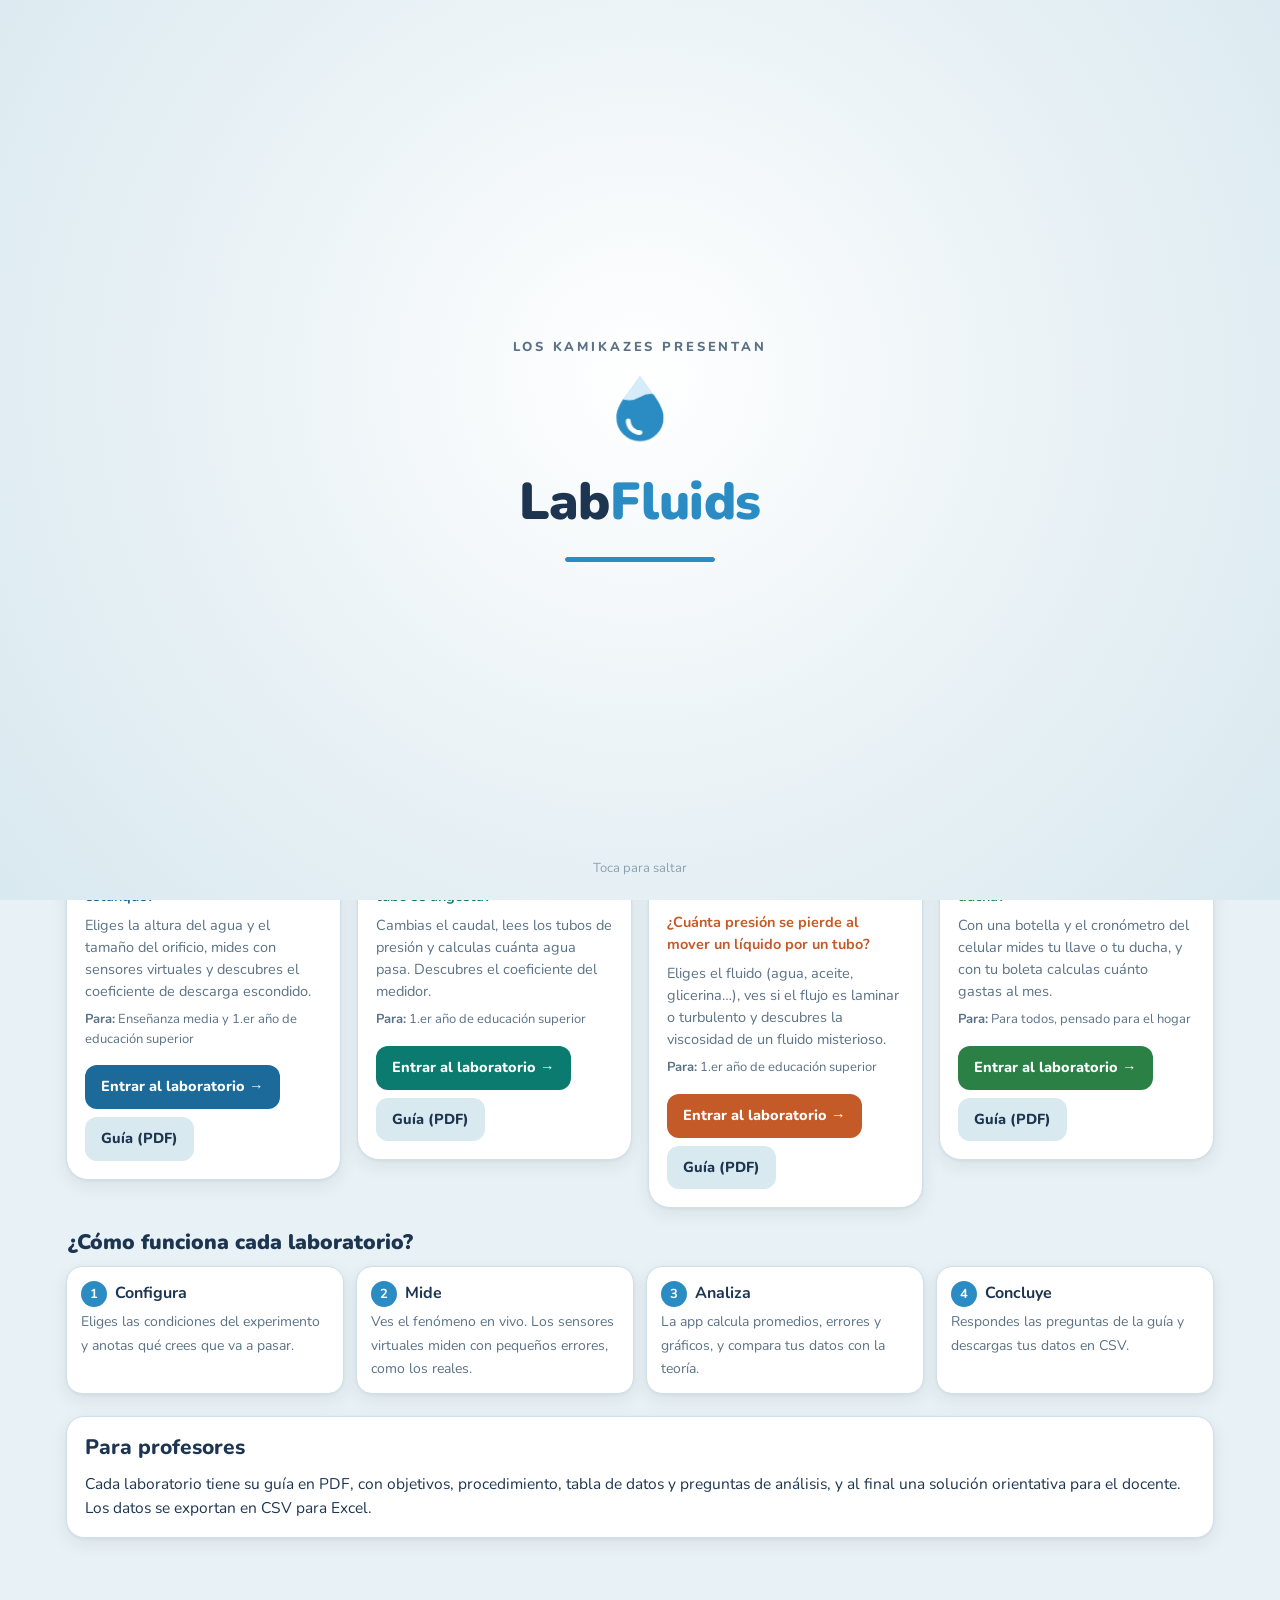
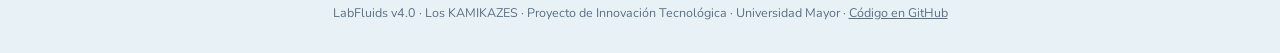
<file: index.html>
<!DOCTYPE html>
<html lang="es">
<head>
<meta charset="utf-8">
<meta name="viewport" content="width=device-width, initial-scale=1">
<title>LabFluids · Laboratorios virtuales de fluidos</title>
<meta name="description" content="Cuatro laboratorios virtuales de fluidos para el colegio, la universidad y la casa: vaciado de un estanque, tubo de Venturi, fricción en tuberías y gasto de agua.">
<link rel="icon" href="data:image/svg+xml,%3Csvg xmlns='http://www.w3.org/2000/svg' viewBox='0 0 32 32'%3E%3Cpath d='M16 3C11 10 7 14.5 7 19a9 9 0 0 0 18 0c0-4.5-4-9-9-16z' fill='%232b8cc4'/%3E%3C/svg%3E">
<link rel="preconnect" href="https://fonts.googleapis.com">
<link rel="preconnect" href="https://fonts.gstatic.com" crossorigin>
<link href="https://fonts.googleapis.com/css2?family=Nunito:wght@500;600;700;800;900&display=swap" rel="stylesheet">
<link rel="stylesheet" href="assets/labfluids.css">
<style>
  .hero{display:grid; grid-template-columns:1.2fr 1fr; gap:20px; align-items:center; padding:12px 4px 4px}
  .hero h1{font-size:clamp(28px,5vw,44px); margin:0 0 8px; font-weight:900; letter-spacing:-.5px}
  .hero h1 em{font-style:normal; color:var(--agua)}
  .hero p{font-size:17px; color:var(--tenue); margin:0 0 6px; max-width:560px}
  .hero svg{width:100%; height:auto; max-height:260px}

  .perfiles{display:grid; grid-template-columns:repeat(auto-fit,minmax(min(100%,230px),1fr)); gap:12px}
  .perfil{display:flex; gap:14px; align-items:center; text-align:left; border:2px solid var(--borde); background:var(--tarjeta-2); border-radius:18px;
    padding:14px 16px; cursor:pointer; font:inherit; color:inherit; transition:transform .15s, border-color .15s}
  .perfil:hover{transform:translateY(-2px); border-color:var(--agua)}
  .perfil[aria-pressed="true"]{border-color:var(--agua); background:var(--agua-cla)}
  .perfil .ico{width:52px; height:52px; border-radius:16px; flex:none; display:flex; align-items:center; justify-content:center}
  .perfil b{display:block; font-size:16.5px; font-weight:800}
  .perfil span{font-size:13.5px; color:var(--tenue)}
  .ver-todos{background:none; border:none; font:inherit; font-weight:800; color:var(--agua-osc); cursor:pointer; padding:6px 0; margin-top:8px; text-decoration:underline}

  .lab{position:relative; display:flex; flex-direction:column; background:var(--tarjeta); border:1px solid var(--borde); border-radius:22px; overflow:hidden; box-shadow:var(--sombra)}
  .lab .ilus{background:var(--lab-cla); padding:14px 16px 6px; display:flex; justify-content:center}
  .lab .ilus svg{height:118px; width:auto}
  .lab .cuerpo{padding:14px 18px 18px; display:flex; flex-direction:column; gap:8px; flex:1}
  .lab h3{margin:0; font-size:20px; font-weight:900}
  .lab .pregunta{margin:0; font-weight:700; color:var(--lab-osc)}
  .lab p{margin:0; font-size:14.5px; color:var(--tenue)}
  .lab .meta{display:flex; flex-wrap:wrap; gap:6px}
  .lab .acciones{display:flex; flex-wrap:wrap; gap:8px; margin-top:auto; padding-top:8px}
  .lab.recomendado{border:3px solid var(--lab); box-shadow:0 10px 30px rgba(29,53,80,.14)}
  .lab .cinta{position:absolute; top:12px; left:12px; background:var(--sol); color:#3a2a00; font-weight:900; font-size:12.5px; padding:4px 11px; border-radius:999px; box-shadow:0 2px 6px rgba(0,0,0,.12)}
  #zonaRec, #todos{scroll-margin-top:70px}
  .rec-grid{display:grid; grid-template-columns:minmax(0,1.25fr) minmax(0,1fr); gap:16px; align-items:stretch}
  .rec-grid .lab.recomendado .ilus svg{height:150px}
  .porque{background:var(--tarjeta-2); border-radius:14px; padding:10px 14px; font-size:14.5px}
  .seccion-titulo{display:flex; align-items:baseline; justify-content:space-between; gap:10px; flex-wrap:wrap; margin:22px 2px 10px}
  .seccion-titulo h2{margin:0; font-size:21px; font-weight:900}
  .como{display:grid; grid-template-columns:repeat(auto-fit,minmax(min(100%,200px),1fr)); gap:12px; counter-reset:paso}
  .como div{background:var(--tarjeta); border:1px solid var(--borde); border-radius:16px; padding:14px; box-shadow:var(--sombra)}
  .como b{display:block; font-size:16px; margin-bottom:2px}
  .como b::before{counter-increment:paso; content:counter(paso); display:inline-flex; width:26px; height:26px; border-radius:50%; background:var(--agua); color:#fff;
    align-items:center; justify-content:center; font-size:13px; margin-right:8px}
  .como span{font-size:14px; color:var(--tenue)}
  @media (max-width:760px){ .hero{grid-template-columns:1fr} .hero svg{max-height:180px} .rec-grid{grid-template-columns:1fr} }
  @media (max-width:560px){ .hero svg{max-height:110px} }

  /* Intro al entrar: «Los KAMIKAZES presentan · LabFluids» (~1,6 s, una vez por visita, se salta con un toque) */
  .intro-ov{display:none}
  html.intro .intro-ov{position:fixed; inset:0; z-index:100; display:flex; flex-direction:column; align-items:center; justify-content:center; gap:10px;
    background:radial-gradient(circle at 50% 42%, #ffffff 0%, var(--fondo) 55%, var(--fondo-2) 100%); cursor:pointer; transition:opacity .45s ease, transform .45s ease}
  html.intro.intro-fin .intro-ov{opacity:0; transform:translateY(-14px); pointer-events:none}
  html.intro body{overflow:hidden}
  .intro-ov .equipo{font-size:13px; font-weight:800; letter-spacing:.22em; text-transform:uppercase; color:var(--tenue); opacity:0; animation:intro-sube .5s .1s ease forwards}
  .intro-ov svg{width:86px; height:86px; opacity:0; animation:intro-gota .55s .25s cubic-bezier(.2,1.4,.4,1) forwards}
  .intro-ov .ola{animation:intro-llena 1.2s .35s ease-out forwards; transform:translateY(34px)}
  .intro-ov .nombre{margin:0; font-size:clamp(34px,8vw,52px); font-weight:900; letter-spacing:-.5px; color:var(--texto); opacity:0; animation:intro-sube .5s .45s ease forwards}
  .intro-ov .nombre em{font-style:normal; color:var(--agua)}
  .intro-ov .carga{width:150px; height:5px; border-radius:99px; background:var(--agua-cla); overflow:hidden; margin-top:6px; opacity:0; animation:intro-sube .3s .55s ease forwards}
  .intro-ov .carga i{display:block; height:100%; width:100%; background:var(--agua); border-radius:inherit; transform-origin:left; transform:scaleX(0); animation:intro-barra 1s .6s ease-in-out forwards}
  .intro-ov .saltar{position:absolute; bottom:22px; font-size:13px; color:var(--suave)}
  @keyframes intro-sube{from{opacity:0; transform:translateY(10px)} to{opacity:1; transform:none}}
  @keyframes intro-gota{from{opacity:0; transform:scale(.5)} to{opacity:1; transform:none}}
  @keyframes intro-llena{to{transform:translateY(0)}}
  @keyframes intro-barra{to{transform:scaleX(1)}}
  /* después de la intro, las opciones de perfil aparecen una tras otra */
  .perfiles-entra .perfil{opacity:0; animation:intro-sube .45s ease forwards}
  .perfiles-entra .perfil:nth-child(2){animation-delay:.1s}
  .perfiles-entra .perfil:nth-child(3){animation-delay:.2s}
  @media (prefers-reduced-motion: reduce){ html.intro .intro-ov{display:none} html.intro body{overflow:auto} .perfiles-entra .perfil{opacity:1; animation:none} }
</style>
<script>
  // Decide antes de pintar si se muestra la intro: solo la primera vez por visita y si el usuario no pidió reducir movimiento.
  (function () {
    try {
      if (matchMedia('(prefers-reduced-motion: reduce)').matches) return;
      if (sessionStorage.getItem('lf-intro')) return;
      sessionStorage.setItem('lf-intro', '1');
    } catch (e) { return; }
    document.documentElement.classList.add('intro');
  })();
</script>
</head>
<body>
<div class="intro-ov" id="intro" aria-hidden="true">
  <div class="equipo">Los KAMIKAZES presentan</div>
  <svg viewBox="0 0 40 40">
    <defs><clipPath id="intro-clip"><path d="M20 4c-6 8.5-11 14-11 19.5a11 11 0 0 0 22 0C31 18 26 12.5 20 4z"/></clipPath></defs>
    <path d="M20 4c-6 8.5-11 14-11 19.5a11 11 0 0 0 22 0C31 18 26 12.5 20 4z" fill="#d6ecf8"/>
    <g clip-path="url(#intro-clip)"><path class="ola" d="M0 14 Q5 11 10 14 T20 14 T30 14 T40 14 V40 H0z" fill="#2b8cc4"/></g>
    <path d="M14.5 25a5.5 5.5 0 0 0 5.5 5.5" stroke="#fff" stroke-width="2.2" fill="none" stroke-linecap="round"/>
  </svg>
  <p class="nombre">Lab<em>Fluids</em></p>
  <div class="carga"><i></i></div>
  <div class="saltar">Toca para saltar</div>
</div>
<header class="barra">
  <a class="marca" href="./">
    <svg class="gota" viewBox="0 0 40 40" aria-hidden="true"><rect width="40" height="40" rx="12" fill="#d6ecf8"/><path d="M20 7c-5 7-9 11.5-9 16a9 9 0 0 0 18 0c0-4.5-4-9-9-16z" fill="#2b8cc4"/><path d="M15.5 24a4.5 4.5 0 0 0 4.5 4.5" stroke="#fff" stroke-width="2.2" fill="none" stroke-linecap="round"/></svg>
    <span><b>LabFluids</b><small>Laboratorios virtuales de fluidos</small></span>
  </a>
</header>

<main>
  <section class="hero">
    <div>
      <h1>Aprende cómo se mueve el <em>agua</em>, desde tu celular</h1>
      <p>Cuatro laboratorios virtuales para medir, graficar y entender los fluidos, sin instalar nada. Para el de agua en casa solo necesitas una botella.</p>
      <p style="font-size:15px">Hecho por estudiantes de Ingeniería de la Universidad Mayor.</p>
    </div>
    <svg viewBox="0 0 360 230" aria-hidden="true">
      <ellipse cx="180" cy="212" rx="150" ry="12" fill="#cfe0e8"/>
      <rect x="70" y="40" width="120" height="160" rx="14" fill="#fff" stroke="#9ec7dc" stroke-width="4"/>
      <path d="M74 110 q28 -10 56 0 t56 0 V186 a10 10 0 0 1 -10 10 H84 a10 10 0 0 1 -10 -10z" fill="#5bb4e5"/>
      <path d="M74 110 q28 -10 56 0 t56 0" stroke="#2b8cc4" stroke-width="3" fill="none"/>
      <path d="M190 178 C 230 178, 255 195, 268 214" stroke="#5bb4e5" stroke-width="8" fill="none" stroke-linecap="round"/>
      <circle cx="286" cy="78" r="34" fill="#fff1d0"/><path d="M286 56c-8 11-14 18-14 25a14 14 0 0 0 28 0c0-7-6-14-14-25z" fill="#ffc44d"/>
      <rect x="226" y="122" width="92" height="56" rx="12" fill="#fff" stroke="#cfe0e8" stroke-width="3"/>
      <polyline points="236,166 252,150 266,156 282,138 306,132" fill="none" stroke="#ff8a5c" stroke-width="4" stroke-linecap="round" stroke-linejoin="round"/>
      <circle cx="120" cy="150" r="5" fill="#fff" opacity=".7"/><circle cx="145" cy="168" r="3.5" fill="#fff" opacity=".7"/><circle cx="100" cy="176" r="3" fill="#fff" opacity=".7"/>
    </svg>
  </section>

  <section class="card" aria-labelledby="t-perfil">
    <h2 id="t-perfil" style="font-size:19px; text-transform:none; letter-spacing:0; color:var(--texto)">¿Para qué lo vas a usar?</h2>
    <p class="ayuda" style="margin:-6px 0 12px; font-size:14px">Elige una opción y te recomendamos por dónde partir. Igual puedes entrar a cualquier laboratorio.</p>
    <div class="perfiles" role="group" aria-label="Perfil">
      <button class="perfil" data-perfil="media" aria-pressed="false">
        <span class="ico" style="background:#d6ecf8"><svg width="30" height="30" viewBox="0 0 24 24" fill="none" stroke="#1b6a99" stroke-width="2" stroke-linecap="round" stroke-linejoin="round"><path d="M4 19V7a2 2 0 0 1 2-2h12a2 2 0 0 1 2 2v12"/><path d="M4 19h16"/><path d="M9 5V3h6v2"/><path d="M8 11h8M8 15h5"/></svg></span>
        <span><b>Estoy en el colegio</b><span>Enseñanza media (3° y 4° medio)</span></span>
      </button>
      <button class="perfil" data-perfil="superior" aria-pressed="false">
        <span class="ico" style="background:#d3f1ec"><svg width="30" height="30" viewBox="0 0 24 24" fill="none" stroke="#0b7a6f" stroke-width="2" stroke-linecap="round" stroke-linejoin="round"><path d="M2 9l10-5 10 5-10 5z"/><path d="M6 11v5c0 1.5 3 3 6 3s6-1.5 6-3v-5"/><path d="M22 9v6"/></svg></span>
        <span><b>Estudio en la U o un instituto</b><span>Primer año de educación superior</span></span>
      </button>
      <button class="perfil" data-perfil="casa" aria-pressed="false">
        <span class="ico" style="background:#daf1df"><svg width="30" height="30" viewBox="0 0 24 24" fill="none" stroke="#2a8045" stroke-width="2" stroke-linecap="round" stroke-linejoin="round"><path d="M3 11l9-7 9 7"/><path d="M5 10v10h14V10"/><path d="M12 13c-1.6 2.2-2.6 3.4-2.6 4.6a2.6 2.6 0 0 0 5.2 0c0-1.2-1-2.4-2.6-4.6z"/></svg></span>
        <span><b>Para mi casa</b><span>Uso cotidiano: entender mi gasto de agua</span></span>
      </button>
    </div>
    <button class="ver-todos" id="verTodos">Prefiero ver todos los laboratorios</button>
  </section>

  <section id="zonaRec" class="oculto" aria-live="polite">
    <div class="seccion-titulo"><h2 id="tituloRec">Recomendado para ti</h2></div>
    <div class="rec-grid">
      <div id="labRec"></div>
      <div class="card" style="margin:0; display:flex; flex-direction:column; gap:10px">
        <h2 style="margin:0">¿Por qué este?</h2>
        <div class="porque" id="porque"></div>
        <h2 style="margin:6px 0 0">Después puedes seguir con</h2>
        <ol id="siguientes" class="lista" style="margin:0; padding-left:20px"></ol>
      </div>
    </div>
  </section>

  <div class="seccion-titulo"><h2 id="tituloTodos">Los 4 laboratorios</h2><span class="chip gris">Funcionan en celular y computador</span></div>
  <section class="grid2" id="todos" style="grid-template-columns:repeat(auto-fit,minmax(min(100%,260px),1fr))"></section>

  <div class="seccion-titulo"><h2>¿Cómo funciona cada laboratorio?</h2></div>
  <section class="como">
    <div><b>Configura</b><span>Eliges las condiciones del experimento y anotas qué crees que va a pasar.</span></div>
    <div><b>Mide</b><span>Ves el fenómeno en vivo. Los sensores virtuales miden con pequeños errores, como los reales.</span></div>
    <div><b>Analiza</b><span>La app calcula promedios, errores y gráficos, y compara tus datos con la teoría.</span></div>
    <div><b>Concluye</b><span>Respondes las preguntas de la guía y descargas tus datos en CSV.</span></div>
  </section>

  <section class="card" style="margin-top:22px">
    <h2>Para profesores</h2>
    <p style="margin:0">Cada laboratorio tiene su guía en PDF, con objetivos, procedimiento, tabla de datos y preguntas de análisis, y al final una solución orientativa para el docente. Los datos se exportan en CSV para Excel.</p>
  </section>
</main>
<footer>LabFluids v4.0 · Los KAMIKAZES · Proyecto de Innovación Tecnológica · Universidad Mayor · <a href="https://github.com/MMedinacode/LabFluids">Código en GitHub</a></footer>

<script src="assets/comun.js"></script>
<script>
/* Datos de cada laboratorio para las tarjetas de la portada */
const ILUS = {
  vaciado: `<svg viewBox="0 0 160 110" aria-hidden="true"><rect x="30" y="8" width="62" height="90" rx="8" fill="#fff" stroke="#8cc3e3" stroke-width="3"/><path d="M33 46 q14-6 28 0 t28 0 V90 a6 6 0 0 1-6 6 H39 a6 6 0 0 1-6-6z" fill="#5bb4e5"/><path d="M92 86 C112 86 124 94 132 106" stroke="#5bb4e5" stroke-width="6" fill="none" stroke-linecap="round"/><circle cx="96" cy="86" r="3" fill="#ffc44d"/><path d="M110 20 v26 M104 40 l6 6 6-6" stroke="#2b8cc4" stroke-width="3" fill="none" stroke-linecap="round"/></svg>`,
  venturi: `<svg viewBox="0 0 160 110" aria-hidden="true"><rect x="38" y="14" width="10" height="62" rx="4" fill="#fff" stroke="#7fd0c6" stroke-width="2"/><rect x="39.5" y="26" width="7" height="50" fill="#4cc3b5"/><rect x="75" y="14" width="10" height="66" rx="4" fill="#fff" stroke="#7fd0c6" stroke-width="2"/><rect x="76.5" y="52" width="7" height="28" fill="#4cc3b5"/><path d="M8 76 H50 L72 86 H88 L110 76 H152 V104 H110 L88 96 H72 L50 104 H8z" fill="#4cc3b5" stroke="#0b7a6f" stroke-width="2.5" stroke-linejoin="round"/><path d="M18 90 h14 M60 91 h22 M120 90 h14" stroke="#fff" stroke-width="3" stroke-linecap="round"/></svg>`,
  friccion: `<svg viewBox="0 0 160 110" aria-hidden="true"><rect x="6" y="40" width="148" height="40" rx="8" fill="#f6b48f" stroke="#c45a28" stroke-width="2.5"/><path d="M20 44 q22 16 0 32" stroke="#fff" stroke-width="2" fill="none"/><g stroke="#fff" stroke-width="3" stroke-linecap="round"><path d="M40 48 h12"/><path d="M40 54 h22"/><path d="M40 60 h28"/><path d="M40 66 h22"/><path d="M40 72 h12"/></g><path d="M86 60 C 98 50, 108 70, 120 60 S 138 52, 146 60" stroke="#ffe08a" stroke-width="3" fill="none"/><rect x="30" y="14" width="22" height="18" rx="5" fill="#fff" stroke="#c45a28" stroke-width="2"/><rect x="108" y="14" width="22" height="18" rx="5" fill="#fff" stroke="#c45a28" stroke-width="2"/><path d="M41 32 v8 M119 32 v8" stroke="#c45a28" stroke-width="2"/><text x="41" y="27" font-size="9" text-anchor="middle" fill="#c45a28" font-weight="800">p₁</text><text x="119" y="27" font-size="9" text-anchor="middle" fill="#c45a28" font-weight="800">p₂</text></svg>`,
  agua: `<svg viewBox="0 0 160 110" aria-hidden="true"><path d="M30 20 h44 a10 10 0 0 1 10 10 v8 h-16 v-4 H30z" fill="#7cc58f" stroke="#2a8045" stroke-width="2.5" stroke-linejoin="round"/><rect x="40" y="10" width="14" height="10" rx="3" fill="#2a8045"/><path d="M76 44 c-3 5-5 8-5 10a5 5 0 0 0 10 0c0-2-2-5-5-10z" fill="#5bb4e5"/><path d="M58 66 h40 l-5 36 h-30z" fill="#fff" stroke="#8cc3e3" stroke-width="2.5"/><path d="M60 80 h36 l-3 20 h-30z" fill="#5bb4e5"/><circle cx="124" cy="44" r="20" fill="#fff1d0" stroke="#ffc44d" stroke-width="2.5"/><text x="124" y="51" font-size="20" text-anchor="middle" fill="#8a5a00" font-weight="900">$</text><path d="M110 82 h28 M110 92 h20" stroke="#2a8045" stroke-width="3" stroke-linecap="round"/></svg>`,
};
const LABS = {
  vaciado: { url: 'vaciado.html', guia: 'docs/guia-vaciado.pdf', titulo: 'Vaciado de un estanque', pregunta: '¿Cuánto tarda en vaciarse un estanque?',
    tema: 'Ley de Torricelli', publico: 'Enseñanza media y 1.er año de educación superior', minutos: '45–90 min',
    hace: 'Eliges la altura del agua y el tamaño del orificio, mides con sensores virtuales y descubres el coeficiente de descarga escondido.' },
  venturi: { url: 'venturi.html', guia: 'docs/guia-venturi.pdf', titulo: 'Tubo de Venturi', pregunta: '¿Por qué el agua acelera cuando el tubo se angosta?',
    tema: 'Bernoulli y continuidad', publico: '1.er año de educación superior', minutos: '45–60 min',
    hace: 'Cambias el caudal, lees los tubos de presión y calculas cuánta agua pasa. Descubres el coeficiente del medidor.' },
  friccion: { url: 'friccion.html', guia: 'docs/guia-friccion.pdf', titulo: 'Fricción en tuberías', pregunta: '¿Cuánta presión se pierde al mover un líquido por un tubo?',
    tema: 'Darcy–Weisbach y número de Reynolds', publico: '1.er año de educación superior', minutos: '60 min',
    hace: 'Eliges el fluido (agua, aceite, glicerina…), ves si el flujo es laminar o turbulento y descubres la viscosidad de un fluido misterioso.' },
  agua: { url: 'agua.html', guia: 'docs/guia-agua.pdf', titulo: 'Agua en casa', pregunta: '¿Cuánta agua (y plata) se va por tu ducha?',
    tema: 'Caudal: litros por minuto', publico: 'Para todos, pensado para el hogar', minutos: '15 min',
    hace: 'Con una botella y el cronómetro del celular mides tu llave o tu ducha, y con tu boleta calculas cuánto gastas al mes.' },
};
const PERFILES = {
  media:    { orden: ['vaciado', 'agua', 'venturi', 'friccion'], titulo: 'Recomendado para enseñanza media',
              porque: 'En 3° y 4° medio se estudia la mecánica de fluidos. El vaciado de un estanque es el experimento clásico de la ley de Torricelli: es visual, se entiende rápido y practicas medir, repetir y comparar con la teoría.' },
  superior: { orden: ['venturi', 'friccion', 'vaciado', 'agua'], titulo: 'Recomendado para educación superior',
              porque: 'En el primer año de ingeniería o de un técnico se usan la ecuación de Bernoulli y la de continuidad. El tubo de Venturi las junta en un medidor de caudal real. Después, la fricción en tuberías te muestra por qué en la práctica se pierde presión.' },
  casa:     { orden: ['agua', 'vaciado', 'venturi', 'friccion'], titulo: 'Recomendado para tu casa',
              porque: 'No necesitas saber física. Con una botella o un balde y tu celular mides cuánta agua sale de tu llave o tu ducha, y con tu boleta ves cuánto te cuesta al mes y cuánto podrías ahorrar.' },
};
const COLOR = { vaciado: 'lab-vaciado', venturi: 'lab-venturi', friccion: 'lab-friccion', agua: 'lab-agua' };
const VAR = { vaciado: ['#2b8cc4', '#1b6a99', '#d6ecf8'], venturi: ['#13a092', '#0b7a6f', '#d3f1ec'], friccion: ['#ec7a45', '#c45a28', '#fde4d7'], agua: ['#3da55c', '#2a8045', '#daf1df'] };

// tarjeta HTML de un laboratorio (las variables de color van en el estilo para que cada tarjeta tenga el suyo)
function tarjeta(id, recomendado) {
  const l = LABS[id], [c, o, cl] = VAR[id];
  return `<article class="lab${recomendado ? ' recomendado' : ''}" style="--lab:${c};--lab-osc:${o};--lab-cla:${cl}">
    ${recomendado ? '<span class="cinta">★ Recomendado</span>' : ''}
    <div class="ilus">${ILUS[id]}</div>
    <div class="cuerpo">
      <div class="meta"><span class="chip">${l.tema}</span><span class="chip gris">${l.minutos}</span></div>
      <h3>${l.titulo}</h3>
      <p class="pregunta">${l.pregunta}</p>
      <p>${l.hace}</p>
      <p style="font-size:13px"><b>Para:</b> ${l.publico}</p>
      <div class="acciones">
        <a class="btn pri" href="${l.url}">Entrar al laboratorio →</a>
        <a class="btn" href="${l.guia}" target="_blank" rel="noopener">Guía (PDF)</a>
      </div>
    </div></article>`;
}
const { $ } = LF;
function mostrar(p) {
  document.querySelectorAll('.perfil').forEach(b => b.setAttribute('aria-pressed', b.dataset.perfil === p ? 'true' : 'false'));
  if (!PERFILES[p]) {   // sin perfil: los 4 en orden
    $('zonaRec').classList.add('oculto');
    $('tituloTodos').textContent = 'Los 4 laboratorios';
    $('todos').innerHTML = ['vaciado', 'venturi', 'friccion', 'agua'].map(id => tarjeta(id, false)).join('');
    return;
  }
  const pf = PERFILES[p], [rec, ...resto] = pf.orden;
  $('zonaRec').classList.remove('oculto');
  $('tituloRec').textContent = pf.titulo;
  $('labRec').innerHTML = tarjeta(rec, true);
  $('porque').textContent = pf.porque;
  $('siguientes').innerHTML = resto.map(id => `<li><a href="${LABS[id].url}"><b>${LABS[id].titulo}</b></a>: ${LABS[id].pregunta}</li>`).join('');
  $('tituloTodos').textContent = 'Otros laboratorios';
  $('todos').innerHTML = resto.map(id => tarjeta(id, false)).join('');
}
document.querySelectorAll('.perfil').forEach(b => b.addEventListener('click', () => {
  LF.perfil.guardar(b.dataset.perfil); mostrar(b.dataset.perfil);
  $('zonaRec').scrollIntoView({ behavior: 'smooth', block: 'start' });
}));
$('verTodos').addEventListener('click', () => { LF.perfil.guardar(''); mostrar(''); $('todos').scrollIntoView({ behavior: 'smooth' }); });
mostrar(LF.perfil.leer() || '');

// Intro: se cierra sola a los 1,6 s o con un toque/tecla; después las opciones de perfil aparecen una tras otra
(function () {
  const raiz = document.documentElement;
  if (!raiz.classList.contains('intro')) return;
  let cerrada = false;
  const cerrar = () => {
    if (cerrada) return; cerrada = true;
    raiz.classList.add('intro-fin');
    document.querySelector('.perfiles').classList.add('perfiles-entra');
    setTimeout(() => { raiz.classList.remove('intro', 'intro-fin'); $('intro').remove(); }, 460);
  };
  setTimeout(cerrar, 1600);
  $('intro').addEventListener('click', cerrar);
  addEventListener('keydown', cerrar, { once: true });
})();
</script>
</body>
</html>
</file>
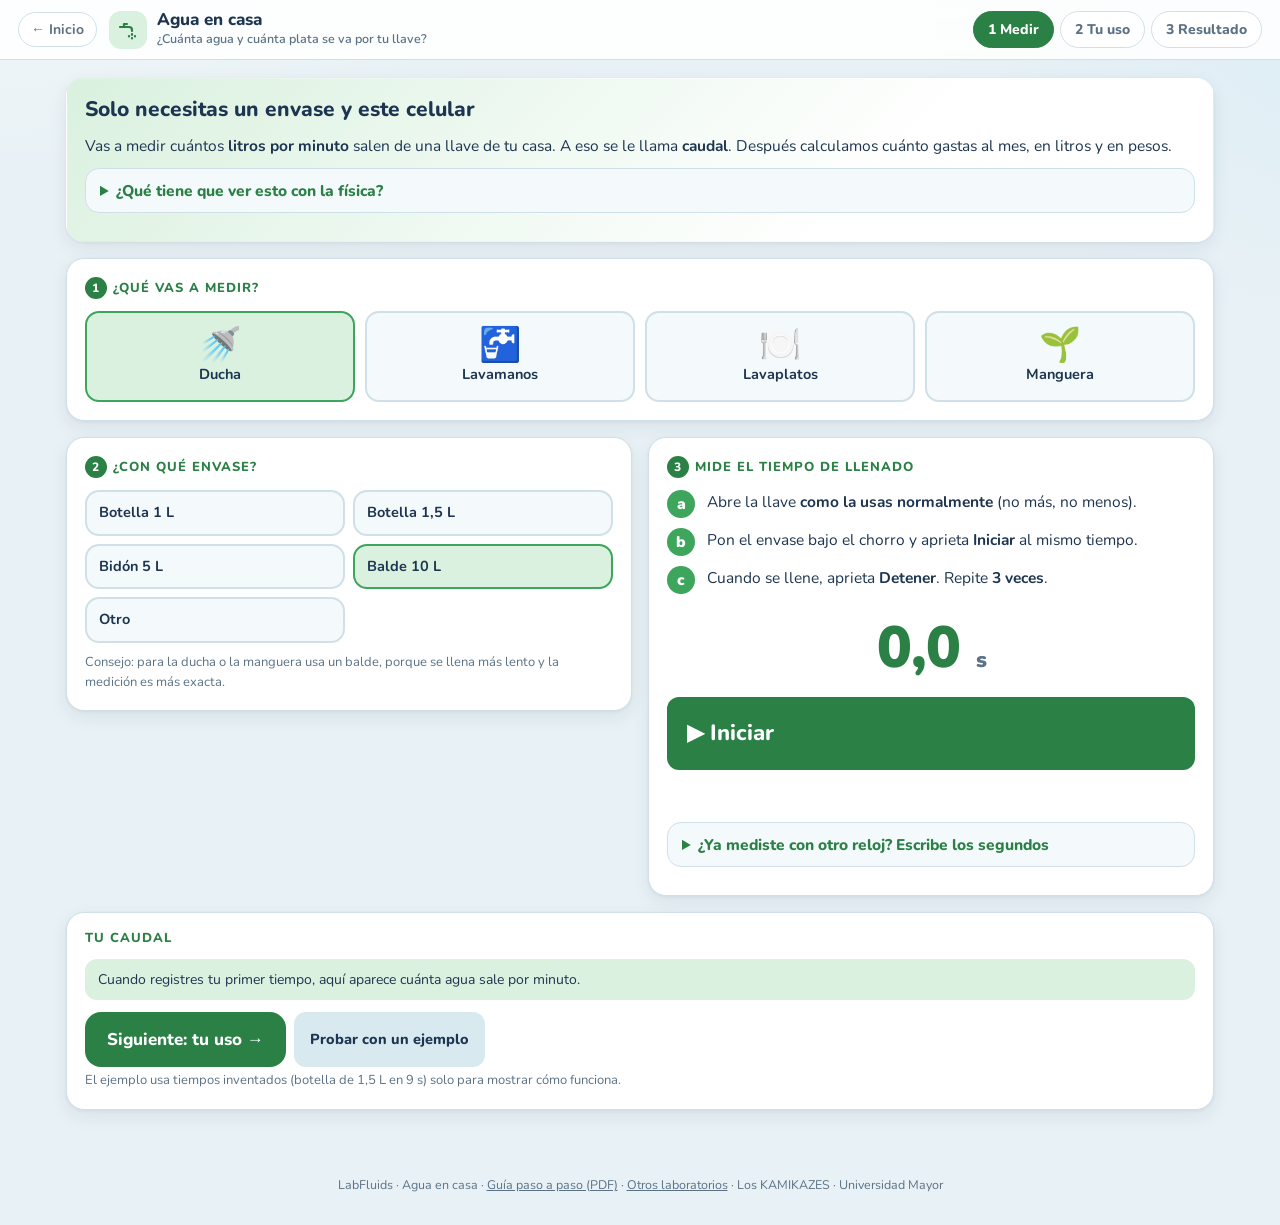
<file: agua.html>
<!DOCTYPE html>
<html lang="es">
<head>
<meta charset="utf-8">
<meta name="viewport" content="width=device-width, initial-scale=1">
<title>Agua en casa · LabFluids</title>
<meta name="description" content="Mide el caudal de tu ducha o llave con una botella y un cronómetro, y calcula cuántos litros y cuánta plata gastas al mes.">
<link rel="icon" href="data:image/svg+xml,%3Csvg xmlns='http://www.w3.org/2000/svg' viewBox='0 0 32 32'%3E%3Cpath d='M16 3C11 10 7 14.5 7 19a9 9 0 0 0 18 0c0-4.5-4-9-9-16z' fill='%233da55c'/%3E%3C/svg%3E">
<link rel="preconnect" href="https://fonts.googleapis.com"><link rel="preconnect" href="https://fonts.gstatic.com" crossorigin>
<link href="https://fonts.googleapis.com/css2?family=Nunito:wght@500;600;700;800;900&display=swap" rel="stylesheet">
<link rel="stylesheet" href="assets/labfluids.css">
<style>
  .artefactos{display:grid; grid-template-columns:repeat(4, minmax(0,1fr)); gap:10px}
  .artefactos .opcion{text-align:center; padding:14px 8px}
  .artefactos .emoji{font-size:34px; display:block; line-height:1.1}
  .cronometro{font-size:58px; font-weight:900; text-align:center; font-variant-numeric:tabular-nums; color:var(--lab-osc); letter-spacing:-1px; margin:6px 0}
  .cronometro small{font-size:22px; color:var(--tenue)}
  #btnCrono{width:100%; font-size:22px; padding:20px}
  #btnCrono.corriendo{background:var(--error); border-color:var(--error)}
  .tiempos{display:flex; flex-wrap:wrap; gap:8px; margin:12px 0 4px; min-height:34px}
  .tiempos span{background:var(--lab-cla); color:var(--lab-osc); font-weight:800; border-radius:999px; padding:5px 8px 5px 14px; display:inline-flex; align-items:center; gap:6px}
  .tiempos button{border:0; background:rgba(255,255,255,.7); color:var(--lab-osc); width:32px; height:32px; border-radius:50%; cursor:pointer; font-weight:900; line-height:1}
  .grande-num{font-size:44px; font-weight:900; color:var(--lab-osc); line-height:1.05}
  .grande-num small{font-size:18px; color:var(--tenue); font-weight:800}
  .equivale{display:flex; flex-wrap:wrap; gap:6px; margin-top:8px}
  .equivale span{font-size:20px}
  .resumen{display:grid; grid-template-columns:repeat(4, minmax(0,1fr)); gap:12px}
  .resumen .card{margin:0; text-align:center}
  .resumen small{display:block; font-weight:800; font-size:12px; letter-spacing:.4px; text-transform:uppercase; color:var(--tenue)}
  .resumen b{display:block; font-size:30px; color:var(--lab-osc); margin:4px 0 0}
  .resumen .card.verde{background:var(--lab-osc); border-color:var(--lab-osc)} .resumen .card.verde small, .resumen .card.verde b{color:#fff}
  .barras{display:grid; gap:10px; margin-top:10px}
  .barras .fila{display:grid; grid-template-columns:120px 1fr 90px; gap:10px; align-items:center; font-weight:700; font-size:14px}
  .barras .pista{background:var(--fondo-2); border-radius:999px; height:22px; overflow:hidden}
  .barras .pista i{display:block; height:100%; border-radius:999px; background:var(--lab); transition:width .4s}
  .barras .fila.ahorro .pista i{background:var(--sol)}
  .contador-gotas{width:140px; height:140px; border-radius:50%; font-size:16px; font-weight:900; display:flex; flex-direction:column; align-items:center; justify-content:center; margin:6px auto; padding:0}
  .contador-gotas b{font-size:36px; display:block}
  .tips li{margin:8px 0}
  .paso-n{display:inline-flex; width:28px; height:28px; border-radius:50%; background:var(--lab); color:#fff; align-items:center; justify-content:center; font-weight:900; margin-right:8px; flex:none}
  .instruccion{display:flex; align-items:flex-start; gap:4px; margin:10px 0}
  @media (max-width:700px){
    .artefactos{grid-template-columns:repeat(2, minmax(0,1fr))}
    .resumen{grid-template-columns:repeat(2, minmax(0,1fr))}
    .resumen b{font-size:24px}
    .barras .fila{grid-template-columns:90px 1fr 76px; font-size:13px}
    .cronometro{font-size:48px}
  }
</style>
</head>
<body class="lab-agua">
<header class="barra">
  <a class="volver" href="./">← Inicio</a>
  <div class="titulo-lab">
    <span class="icono"><svg width="24" height="24" viewBox="0 0 24 24" fill="none" stroke="#2a8045" stroke-width="2.2" stroke-linecap="round" stroke-linejoin="round"><path d="M4 9h9a3 3 0 0 1 3 3v1"/><path d="M8 9V6h3"/><path d="M16 16v1M16 20v.5M13 18v.5M19 18v.5"/></svg></span>
    <div><h1>Agua en casa</h1><p>¿Cuánta agua y cuánta plata se va por tu llave?</p></div>
  </div>
  <nav class="pasos" aria-label="Pasos">
    <button data-ir="paso-medir" aria-current="step">1 Medir</button>
    <button data-ir="paso-uso">2 Tu uso</button>
    <button data-ir="paso-result">3 Resultado</button>
  </nav>
</header>

<main>
<!-- ============ PASO 1: medir el caudal ============ -->
<section class="paso activo" id="paso-medir">
  <div class="card intro">
    <h2>Solo necesitas un envase y este celular</h2>
    <p>Vas a medir cuántos <b>litros por minuto</b> salen de una llave de tu casa. A eso se le llama <b>caudal</b>. Después calculamos cuánto gastas al mes, en litros y en pesos.</p>
    <details class="explica">
      <summary>¿Qué tiene que ver esto con la física?</summary>
      <p>El caudal es el volumen de agua que pasa en un tiempo. Si un envase de 1,5 litros se llena en 9 segundos, el caudal es:</p>
      <div class="formula">Q = volumen / tiempo = 1,5 L / 9 s = 0,167 L/s = 10 L/min</div>
      <p>Es la misma idea que usan los otros laboratorios de LabFluids (Torricelli, Venturi y tuberías), aplicada a tu casa.</p>
    </details>
  </div>

  <div class="card">
    <h2><span class="num">1</span>¿Qué vas a medir?</h2>
    <div class="opciones artefactos" id="artefactos" role="group" aria-label="Artefacto"></div>
  </div>

  <div class="grid2">
    <div class="card">
      <h2><span class="num">2</span>¿Con qué envase?</h2>
      <div class="opciones" id="envases" role="group" aria-label="Envase" style="grid-template-columns:repeat(2,minmax(0,1fr))"></div>
      <div class="campo oculto" id="campoOtro" style="margin-top:10px"><label for="litrosOtro">Litros de tu envase</label><input type="number" id="litrosOtro" min="0.2" max="50" step="0.1" value="2" inputmode="decimal"></div>
      <p class="ayuda" id="consejoEnvase" style="margin-top:10px"></p>
    </div>
    <div class="card">
      <h2><span class="num">3</span>Mide el tiempo de llenado</h2>
      <div class="instruccion"><span class="paso-n">a</span><span>Abre la llave <b>como la usas normalmente</b> (no más, no menos).</span></div>
      <div class="instruccion"><span class="paso-n">b</span><span>Pon el envase bajo el chorro y aprieta <b>Iniciar</b> al mismo tiempo.</span></div>
      <div class="instruccion"><span class="paso-n">c</span><span>Cuando se llene, aprieta <b>Detener</b>. Repite <b>3 veces</b>.</span></div>
      <div class="cronometro" id="crono" aria-live="off">0,0 <small>s</small></div>
      <button class="btn pri" id="btnCrono">▶ Iniciar</button>
      <div class="tiempos" id="tiempos" aria-live="polite"></div>
      <details class="explica" style="margin-top:6px">
        <summary>¿Ya mediste con otro reloj? Escribe los segundos</summary>
        <div class="campo"><label for="segManual">Segundos</label><input type="number" id="segManual" min="0.5" max="600" step="0.1" inputmode="decimal" placeholder="ej: 9,5"></div>
        <button class="btn" id="btnManual">Agregar tiempo</button>
      </details>
    </div>
  </div>

  <div class="card" id="cajaCaudal">
    <h2>Tu caudal</h2>
    <div id="sinTiempos" class="aviso">Cuando registres tu primer tiempo, aquí aparece cuánta agua sale por minuto.</div>
    <div id="conTiempos" class="oculto">
      <div class="grande-num"><span id="qGrande">—</span> <small>litros por minuto</small></div>
      <p class="ayuda" id="qDetalle"></p>
      <div class="aviso warn oculto" id="avisoRapido">El envase se llenó muy rápido (menos de 5 s). Con tiempos tan cortos, la demora de tu dedo en apretar el botón pesa mucho. Si puedes, usa un envase más grande.</div>
      <div class="aviso warn oculto" id="avisoDispar"></div>
    </div>
    <div class="fila-btn">
      <button class="btn pri grande" data-ir="paso-uso">Siguiente: tu uso →</button>
      <button class="btn" id="btnEjemplo">Probar con un ejemplo</button>
    </div>
    <p class="ayuda">El ejemplo usa tiempos inventados (botella de 1,5 L en 9 s) solo para mostrar cómo funciona.</p>
  </div>
</section>

<!-- ============ PASO 2: uso y boleta ============ -->
<section class="paso" id="paso-uso">
  <div class="grid2">
    <div class="card">
      <h2><span class="num">1</span>¿Cuánto la usan en tu casa?</h2>
      <div class="deslizador">
        <div class="cab"><label for="minutos" id="lblMinutos">Minutos cada vez</label><output id="outMin">—</output></div>
        <input type="range" id="minutos" min="0.5" max="30" step="0.5" value="8">
      </div>
      <div class="deslizador">
        <div class="cab"><label for="veces" id="lblVeces">Veces al día (sumando a todas las personas)</label><output id="outVeces">—</output></div>
        <input type="range" id="veces" min="1" max="20" step="1" value="3">
      </div>
      <div class="deslizador">
        <div class="cab"><label for="dias">Días al mes que se usa</label><output id="outDias">—</output></div>
        <input type="range" id="dias" min="1" max="31" step="1" value="30">
      </div>
      <p class="ayuda" id="txtUso"></p>
    </div>

    <div class="card">
      <h2><span class="num">2</span>Tu boleta de agua <span class="chip gris">opcional</span></h2>
      <p style="margin-top:0">Para saber cuánta <b>plata</b> es, toma tu última boleta (Aguas Andinas, Esval, Essbio, Nuevosur u otra) y busca dos números:</p>
      <div class="campo"><label for="totalBoleta">Total a pagar ($)</label><input type="text" id="totalBoleta" inputmode="numeric" autocomplete="off" placeholder="ej: 18.990"></div>
      <div class="campo"><label for="m3Boleta">Consumo del mes (m³)</label><input type="number" id="m3Boleta" min="0" step="0.1" inputmode="decimal" placeholder="ej: 15"></div>
      <p class="ayuda">1 m³ (metro cúbico) son 1.000 litros. El consumo aparece en la boleta como «consumo» o «m³ facturados».</p>
      <details class="explica">
        <summary>¿Por qué no usamos un precio fijo?</summary>
        <p>Cada empresa sanitaria y cada comuna tiene su propia tarifa, y cambia con el tiempo. Además, en algunas zonas el agua que se gasta sobre cierto límite en verano se cobra más cara («sobreconsumo»). Por eso es más exacto usar <b>tu</b> boleta.</p>
        <p>Dividir el total por los m³ da un precio promedio por m³ que incluye el cargo fijo. Si quieres más precisión, suma solo los cargos variables por m³ que aparecen en el detalle (agua potable, alcantarillado y tratamiento) y escríbelos aquí:</p>
        <div class="campo"><label for="precioM3">Precio por m³ ($)</label><input type="text" id="precioM3" inputmode="numeric" autocomplete="off" placeholder="opcional"></div>
      </details>
      <p class="ayuda" id="txtPrecio"></p>
    </div>
  </div>
  <div class="fila-btn"><button class="btn pri grande" data-ir="paso-result">Ver mi resultado →</button></div>
</section>

<!-- ============ PASO 3: resultado ============ -->
<section class="paso" id="paso-result">
  <div id="rSin" class="card aviso warn">Primero mide tu caudal en el paso 1 (o aprieta «Probar con un ejemplo»).</div>
  <div id="rCon" class="oculto">
    <div class="resumen">
      <div class="card"><small>Caudal</small><b id="rQ">—</b><span class="ayuda">litros por minuto</span></div>
      <div class="card"><small id="rVezTit">Cada vez</small><b id="rVez">—</b><span class="ayuda">litros</span></div>
      <div class="card"><small>Al mes</small><b id="rMes">—</b><span class="ayuda" id="rMesM3">litros</span></div>
      <div class="card verde"><small>Plata al mes</small><b id="rPlata">—</b><span class="ayuda" style="color:#fff" id="rPlataTxt">aprox.</span></div>
    </div>

    <div class="grid2" style="margin-top:14px">
      <div class="card">
        <h2>¿A cuánto equivale?</h2>
        <p style="margin-top:0" id="rEquiv"></p>
        <div class="equivale" id="rIconos" aria-hidden="true"></div>
        <p class="ayuda" id="rBoletaPct"></p>
      </div>
      <div class="card">
        <h2>¿Y si te demoras un poco menos?</h2>
        <div class="deslizador">
          <div class="cab"><label for="menos">Minutos menos cada vez</label><output id="outMenos">—</output></div>
          <input type="range" id="menos" min="0" max="10" step="0.5" value="2">
        </div>
        <div class="barras" id="barras"></div>
        <p id="rAhorro" style="margin-bottom:0"></p>
      </div>
    </div>
  </div>

  <div class="grid2">
    <div class="card">
      <h2>¿Una llave que gotea?</h2>
      <p style="margin-top:0">Pon el celular al lado y aprieta el botón <b>cada vez que caiga una gota</b> durante <b>1 minuto</b>.</p>
      <button class="btn pri contador-gotas" id="btnGota"><b id="nGotas">0</b>gotas · tocar</button>
      <p style="text-align:center; margin:4px 0" id="tGotas" class="ayuda">El minuto parte con la primera gota.</p>
      <div class="campo"><label for="gotasMin">O escribe: gotas por minuto</label><input type="number" id="gotasMin" min="0" max="300" step="1" inputmode="numeric" placeholder="ej: 30"></div>
      <div class="aviso oculto" id="rGoteo"></div>
      <p class="ayuda">Usamos que una gota tiene unos 0,05 mL (aproximado: depende de la llave).</p>
    </div>
    <div class="card">
      <h2>Ideas simples para ahorrar</h2>
      <ul class="tips">
        <li>🚿 <b>Duchas más cortas:</b> usa la calculadora de arriba para ver cuánto ahorras con cada minuto.</li>
        <li>🪥 <b>Cierra la llave</b> mientras te lavas los dientes o te enjabonas.</li>
        <li>🔧 <b>Arregla las goteras:</b> mide con el contador de gotas cuánto se pierde en un mes.</li>
        <li>🚽 <b>Revisa el WC:</b> echa unas gotas de colorante al estanque; si aparece color en la taza sin tirar la cadena, hay una fuga.</li>
        <li>🌱 <b>Riega temprano o de noche</b>, cuando se evapora menos agua.</li>
        <li>🔁 <b>Mide de nuevo</b> después de un cambio (por ejemplo, un aireador o una ducha nueva) y compara.</li>
      </ul>
    </div>
  </div>
  <div class="fila-btn">
    <button class="btn" data-ir="paso-medir">← Medir otra llave</button>
    <a class="btn" href="./">Ver los otros laboratorios</a>
  </div>
</section>
</main>
<footer>LabFluids · Agua en casa · <a href="docs/guia-agua.pdf" target="_blank" rel="noopener">Guía paso a paso (PDF)</a> · <a href="./">Otros laboratorios</a> · Los KAMIKAZES · Universidad Mayor</footer>

<script src="assets/fisica.js"></script>
<script src="assets/comun.js"></script>
<script>
const { $, num, entero } = LF;
// valores iniciales de uso por artefacto (son solo un punto de partida: cada persona los ajusta)
const ARTEFACTOS = {
  ducha:    { nombre: 'Ducha',     emoji: '🚿', vez: 'Cada ducha',   min: 8,  veces: 3, dias: 30, lblMin: 'Minutos por ducha', lblVeces: 'Duchas al día (todas las personas)', envase: 'balde10' },
  lavamanos:{ nombre: 'Lavamanos', emoji: '🚰', vez: 'Cada uso',     min: 1,  veces: 8, dias: 30, lblMin: 'Minutos con la llave abierta cada vez', lblVeces: 'Veces al día (todas las personas)', envase: 'b15' },
  cocina:   { nombre: 'Lavaplatos', emoji: '🍽️', vez: 'Cada lavado', min: 10, veces: 2, dias: 30, lblMin: 'Minutos con la llave abierta por lavado', lblVeces: 'Lavados al día', envase: 'b15' },
  manguera: { nombre: 'Manguera',  emoji: '🌱', vez: 'Cada riego',   min: 20, veces: 1, dias: 8,  lblMin: 'Minutos por riego', lblVeces: 'Riegos al día', envase: 'balde10' },
};
const ENVASES = { b1: ['Botella 1 L', 1], b15: ['Botella 1,5 L', 1.5], bidon5: ['Bidón 5 L', 5], balde10: ['Balde 10 L', 10], otro: ['Otro', null] };
const estado = { art: 'ducha', envase: 'balde10', tiempos: [], ejemplo: false };

/* ---------- paso 1 ---------- */
$('artefactos').innerHTML = Object.entries(ARTEFACTOS).map(([id, a]) => `<button class="opcion" data-a="${id}" aria-pressed="${id === estado.art}"><span class="emoji">${a.emoji}</span><b>${a.nombre}</b></button>`).join('');
$('envases').innerHTML = Object.entries(ENVASES).map(([id, e]) => `<button class="opcion" data-e="${id}" aria-pressed="${id === estado.envase}"><b>${e[0]}</b></button>`).join('');
const litrosEnvase = () => estado.envase === 'otro' ? Math.max(0, Number($('litrosOtro').value) || 0) : ENVASES[estado.envase][1];

function elegirArtefacto(id) {
  estado.art = id; const a = ARTEFACTOS[id];
  document.querySelectorAll('#artefactos .opcion').forEach(b => b.setAttribute('aria-pressed', b.dataset.a === id));
  $('minutos').value = a.min; $('veces').value = a.veces; $('dias').value = a.dias;
  $('lblMinutos').textContent = a.lblMin; $('lblVeces').textContent = a.lblVeces;
  $('consejoEnvase').textContent = id === 'ducha' || id === 'manguera'
    ? 'Consejo: para la ducha o la manguera usa un balde, porque se llena más lento y la medición es más exacta.'
    : 'Consejo: elige un envase que tarde al menos 5 segundos en llenarse.';
  estado.tiempos = [];                                    // las mediciones eran de otra llave
  estado.ejemplo = false; pintarTiempos(); usoTexto();
}
function elegirEnvase(id) {
  estado.envase = id;
  document.querySelectorAll('#envases .opcion').forEach(b => b.setAttribute('aria-pressed', b.dataset.e === id));
  $('campoOtro').classList.toggle('oculto', id !== 'otro');
  pintarTiempos();
}
document.querySelectorAll('#artefactos .opcion').forEach(b => b.addEventListener('click', () => elegirArtefacto(b.dataset.a)));
document.querySelectorAll('#envases .opcion').forEach(b => b.addEventListener('click', () => elegirEnvase(b.dataset.e)));
$('litrosOtro').addEventListener('input', pintarTiempos);

// cronómetro grande
let inicio = null, intervalo = null;
$('btnCrono').addEventListener('click', () => {
  if (inicio === null) {
    inicio = performance.now();
    $('btnCrono').textContent = '■ Detener'; $('btnCrono').classList.add('corriendo');
    intervalo = setInterval(() => { $('crono').innerHTML = num((performance.now() - inicio) / 1000, 1) + ' <small>s</small>'; }, 100);
  } else {
    const s = (performance.now() - inicio) / 1000;
    clearInterval(intervalo); inicio = null;
    $('btnCrono').textContent = '▶ Iniciar'; $('btnCrono').classList.remove('corriendo');
    $('crono').innerHTML = num(s, 1) + ' <small>s</small>';
    agregarTiempo(s);
  }
});
$('btnManual').addEventListener('click', () => { const s = Number(String($('segManual').value).replace(',', '.')); if (s > 0) { agregarTiempo(s); $('segManual').value = ''; } });
function agregarTiempo(s) {
  if (s < 0.3) return;                                   // un doble toque sin querer
  if (estado.ejemplo) { estado.tiempos = []; estado.ejemplo = false; }
  estado.tiempos.push(s); pintarTiempos();
}
$('btnEjemplo').addEventListener('click', () => {
  elegirArtefacto('ducha'); elegirEnvase('b15');
  estado.tiempos = [9.2, 8.8, 9.0]; estado.ejemplo = true; pintarTiempos();
});

function caudal() {                                       // L/min promedio de las mediciones
  const L = litrosEnvase();
  if (!estado.tiempos.length || !L) return NaN;
  return Fisica.media(estado.tiempos.map(s => Fisica.caudalLmin(L, s)));
}
function pintarTiempos() {
  $('tiempos').innerHTML = estado.tiempos.map((s, i) => `<span>${i + 1}ª: ${num(s, 1)} s <button aria-label="Borrar medición ${i + 1}" data-i="${i}">×</button></span>`).join('')
    + (estado.ejemplo ? '<span class="chip sol" style="padding:5px 12px">Ejemplo</span>' : '');
  $('tiempos').querySelectorAll('button').forEach(b => b.addEventListener('click', () => { estado.tiempos.splice(Number(b.dataset.i), 1); pintarTiempos(); }));
  const Q = caudal(), hay = Number.isFinite(Q);
  $('sinTiempos').classList.toggle('oculto', hay); $('conTiempos').classList.toggle('oculto', !hay);
  if (!hay) return;
  const n = estado.tiempos.length, falta = Math.max(0, 3 - n);
  $('qGrande').textContent = num(Q, 1);
  $('qDetalle').innerHTML = `${ARTEFACTOS[estado.art].nombre} · ${n} ${n > 1 ? 'mediciones' : 'medición'} con ${num(litrosEnvase(), 1)} L` + (falta ? ` · <b>te falta${falta > 1 ? 'n' : ''} ${falta}</b> para tener 3` : ' · ¡listo!');
  $('avisoRapido').classList.toggle('oculto', Math.min(...estado.tiempos) >= 5);
  // si una medición se aleja mucho del resto, probablemente hubo un error al apretar el botón
  const ts = estado.tiempos, m = Fisica.media(ts), dif = n > 1 ? Math.max(...ts.map(t => Math.abs(t - m) / m)) : 0;
  $('avisoDispar').classList.toggle('oculto', dif < 0.15);
  $('avisoDispar').textContent = 'Una de tus mediciones es bastante distinta de las otras (más de 15 %). Revisa si apretaste a tiempo o si cambió la llave; puedes borrarla con la ×.';
}

/* ---------- paso 2 ---------- */
function usoTexto() {
  const mi = Number($('minutos').value), ve = Number($('veces').value), di = Number($('dias').value);
  $('outMin').textContent = num(mi, mi % 1 ? 1 : 0) + ' min'; $('outVeces').textContent = ve; $('outDias').textContent = di;
  $('txtUso').textContent = `En total: ${num(mi * ve * di / 60, 1)} horas al mes con la llave abierta.`;
  const p = precio();
  $('txtPrecio').innerHTML = Number.isFinite(p) ? `Precio que usaremos: <b>$${entero(p)} por m³</b> (${num(p / 1000, 1)} pesos por litro).` : '';
}
['minutos', 'veces', 'dias', 'totalBoleta', 'm3Boleta', 'precioM3'].forEach(id => $(id).addEventListener('input', usoTexto));
// pesos escritos a la chilena: "18.990" o "$ 18990" -> 18990 (se ignoran puntos, $ y espacios)
const pesos = id => Number(String($(id).value).split(',')[0].replace(/[^\d]/g, ''));
function precio() {                                       // pesos por m³
  const pm = pesos('precioM3'), tot = pesos('totalBoleta'), m3 = Number($('m3Boleta').value);
  if (pm > 0) return pm;
  if (tot > 0 && m3 > 0) return tot / m3;
  return NaN;
}

/* ---------- paso 3 ---------- */
function resultado() {
  const Q = caudal(), hay = Number.isFinite(Q);
  $('rSin').classList.toggle('oculto', hay); $('rCon').classList.toggle('oculto', !hay);
  if (!hay) return;
  const a = ARTEFACTOS[estado.art], mi = Number($('minutos').value), ve = Number($('veces').value), di = Number($('dias').value), p = precio();
  const vez = Q * mi, mes = vez * ve * di, plata = mes / 1000 * p;
  $('rQ').textContent = num(Q, 1); $('rVezTit').textContent = a.vez; $('rVez').textContent = entero(vez);
  $('rMes').textContent = entero(mes); $('rMesM3').textContent = `litros (${num(mes / 1000, 1)} m³)`;
  $('rPlata').textContent = Number.isFinite(p) ? '$' + entero(plata) : '—';
  $('rPlataTxt').textContent = Number.isFinite(p) ? 'aprox., con tu boleta' : 'agrega tu boleta en el paso 2';
  // equivalencias fáciles de imaginar
  const botellas = vez / 1.5, baldes = mes / 10;
  $('rEquiv').innerHTML = `${a.vez} gasta lo mismo que <b>${entero(botellas)} botellas de 1,5 L</b>. En un mes, son <b>${entero(baldes)} baldes de 10 litros</b>.`;
  $('rIconos').innerHTML = '<span>🧴</span>'.repeat(Math.min(40, Math.round(botellas))) + (botellas > 40 ? ' <b>…</b>' : '');
  const m3b = Number($('m3Boleta').value);
  $('rBoletaPct').textContent = m3b > 0 ? `Esto es cerca del ${num(Math.min(100, mes / 1000 / m3b * 100), 0)} % de los ${num(m3b, 1)} m³ de tu boleta.` : '';
  ahorro();
  if (estado.ejemplo) $('rPlataTxt').textContent += ' · ejemplo';
}
function ahorro() {
  const Q = caudal(); if (!Number.isFinite(Q)) return;
  const mi = Number($('minutos').value), ve = Number($('veces').value), di = Number($('dias').value), p = precio();
  const menos = Math.min(Number($('menos').value), mi);
  $('outMenos').textContent = num(menos, menos % 1 ? 1 : 0) + ' min';
  const ahora = Q * mi * ve * di, despues = Q * (mi - menos) * ve * di, ah = ahora - despues;
  const fila = (t, v, cls = '') => `<div class="fila ${cls}"><span>${t}</span><div class="pista"><i style="width:${ahora ? v / ahora * 100 : 0}%"></i></div><span>${entero(v)} L</span></div>`;
  $('barras').innerHTML = fila('Hoy', ahora) + fila(`Con ${num(mi - menos, (mi - menos) % 1 ? 1 : 0)} min`, despues) + fila('Ahorro', ah, 'ahorro');
  $('rAhorro').innerHTML = menos > 0
    ? `Ahorrarías <b>${entero(ah)} litros al mes</b>` + (Number.isFinite(p) ? ` y cerca de <b>$${entero(ah / 1000 * p)}</b> al mes (unos $${entero(ah / 1000 * p * 12)} al año).` : '.')
    : 'Mueve el deslizador para ver cuánto ahorras.';
}
$('menos').addEventListener('input', ahorro);

// contador de gotas: un minuto desde la primera gota
let gotas = 0, tGota = null, relojGota = null;
$('btnGota').addEventListener('click', () => {
  if (tGota === null) {
    gotas = 0; tGota = performance.now();
    relojGota = setInterval(() => {
      const s = (performance.now() - tGota) / 1000;
      $('tGotas').textContent = `Quedan ${Math.max(0, Math.ceil(60 - s))} s`;
      if (s >= 60) { clearInterval(relojGota); tGota = null; $('tGotas').textContent = 'Listo. Toca de nuevo para medir otra vez.'; $('gotasMin').value = gotas; goteo(); }
    }, 200);
  }
  gotas++; $('nGotas').textContent = gotas;
});
$('gotasMin').addEventListener('input', goteo);
function goteo() {
  const g = Number($('gotasMin').value), p = precio();
  if (!(g > 0)) { $('rGoteo').classList.add('oculto'); return; }
  const dia = Fisica.litrosPorGoteo(g, 1440), mes = dia * 30;
  $('rGoteo').innerHTML = `Con ${entero(g)} gotas por minuto se pierden <b>${num(dia, 1)} litros al día</b> y <b>${entero(mes)} litros al mes</b>`
    + (Number.isFinite(p) ? ` (cerca de $${entero(mes / 1000 * p)} al mes).` : '.') + ` Es como ${num(mes / 1.5, 0)} botellas de 1,5 L.`;
  $('rGoteo').classList.remove('oculto');
}

elegirArtefacto('ducha'); usoTexto();
LF.iniciarPasos(id => { if (id === 'paso-uso') usoTexto(); if (id === 'paso-result') { resultado(); goteo(); } });
</script>
</body>
</html>
</file>
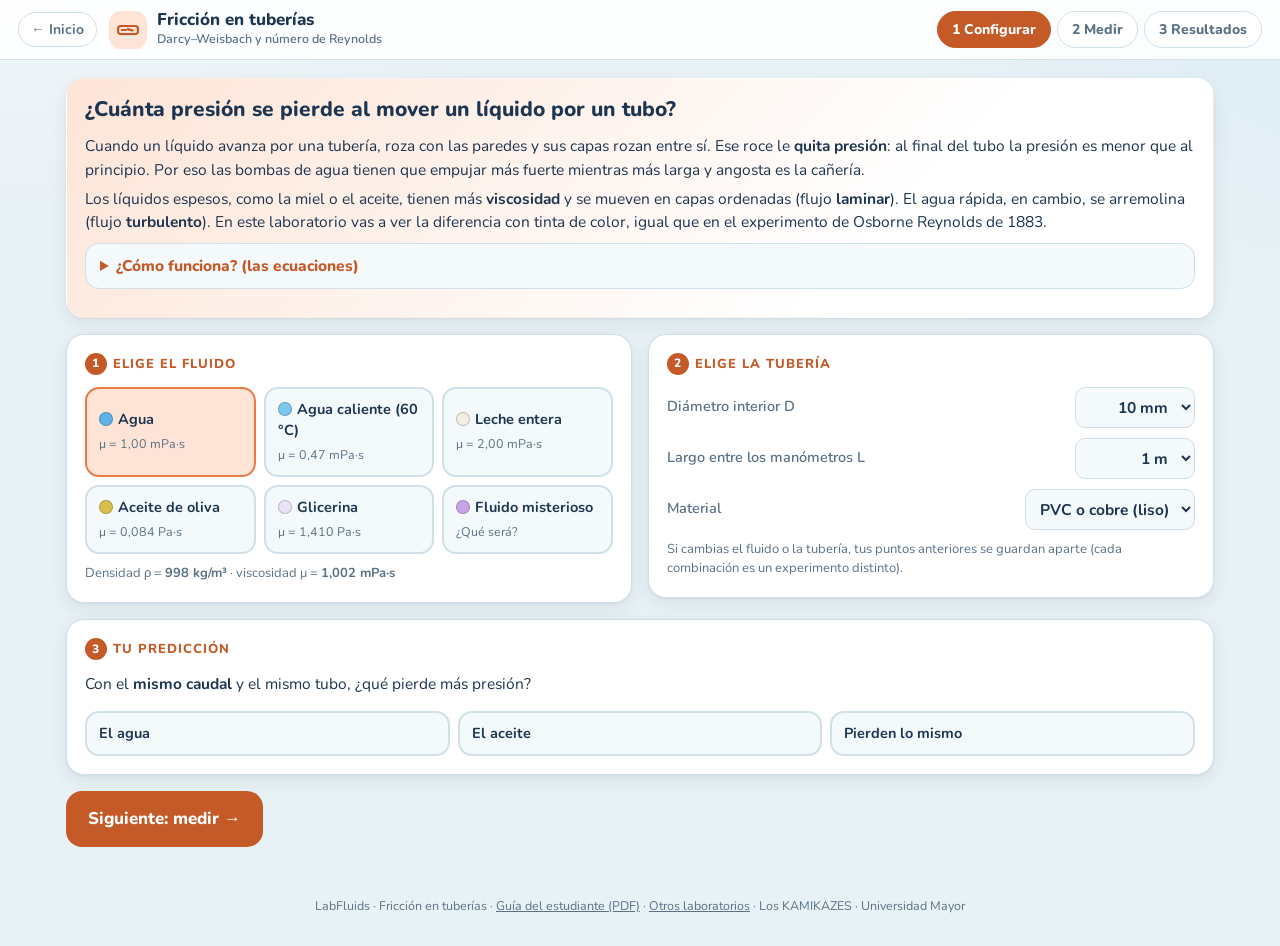
<file: friccion.html>
<!DOCTYPE html>
<html lang="es">
<head>
<meta charset="utf-8">
<meta name="viewport" content="width=device-width, initial-scale=1">
<title>Fricción en tuberías · LabFluids</title>
<meta name="description" content="Laboratorio virtual de pérdidas por fricción: ecuación de Darcy–Weisbach, número de Reynolds, flujo laminar y turbulento con distintos fluidos.">
<link rel="icon" href="data:image/svg+xml,%3Csvg xmlns='http://www.w3.org/2000/svg' viewBox='0 0 32 32'%3E%3Cpath d='M16 3C11 10 7 14.5 7 19a9 9 0 0 0 18 0c0-4.5-4-9-9-16z' fill='%23ec7a45'/%3E%3C/svg%3E">
<link rel="preconnect" href="https://fonts.googleapis.com"><link rel="preconnect" href="https://fonts.gstatic.com" crossorigin>
<link href="https://fonts.googleapis.com/css2?family=Nunito:wght@500;600;700;800;900&display=swap" rel="stylesheet">
<link rel="stylesheet" href="assets/labfluids.css">
<script src="assets/chart.umd.min.js"></script>
<style>
  .muestra{display:inline-block; width:14px; height:14px; border-radius:50%; border:1.5px solid rgba(0,0,0,.2); vertical-align:-2px; margin-right:5px}
  .regimen{font-weight:900}
  .regimen.laminar{color:#2a8045} .regimen.transicion{color:#b07800} .regimen.turbulento{color:#c4532a}
  .barra-re{position:relative; height:14px; border-radius:999px; margin:8px 0 2px;
    background:linear-gradient(90deg,#7fd29a 0%,#7fd29a 59%,#ffd36b 59%,#ffd36b 65%,#f59a72 65%,#f59a72 100%)}
  .barra-re i{position:absolute; top:-5px; width:4px; height:24px; background:var(--texto); border-radius:2px; transform:translateX(-2px); transition:left .3s}
  .escala-re{display:flex; justify-content:space-between; font-size:11.5px; color:var(--tenue); font-weight:700}
  .lecturas{display:flex; flex-wrap:wrap; gap:6px; margin-top:8px}
  .lecturas span{font-size:12.5px; background:var(--tarjeta-2); border:1px solid var(--borde); border-radius:999px; padding:2px 9px}
</style>
</head>
<body class="lab-friccion">
<header class="barra">
  <a class="volver" href="./">← Inicio</a>
  <div class="titulo-lab">
    <span class="icono"><svg width="24" height="24" viewBox="0 0 24 24" fill="none" stroke="#c45a28" stroke-width="2.2" stroke-linecap="round"><rect x="2" y="8" width="20" height="8" rx="3"/><path d="M6 12h4M12 11c1.5 2 3 0 4.5 1.5"/></svg></span>
    <div><h1>Fricción en tuberías</h1><p>Darcy–Weisbach y número de Reynolds</p></div>
  </div>
  <nav class="pasos" aria-label="Pasos">
    <button data-ir="paso-config" aria-current="step">1 Configurar</button>
    <button data-ir="paso-medir">2 Medir</button>
    <button data-ir="paso-result">3 Resultados</button>
  </nav>
</header>

<main>
<!-- ============ PASO 1 ============ -->
<section class="paso activo" id="paso-config">
  <div class="card intro">
    <h2>¿Cuánta presión se pierde al mover un líquido por un tubo?</h2>
    <p>Cuando un líquido avanza por una tubería, roza con las paredes y sus capas rozan entre sí. Ese roce le <b>quita presión</b>: al final del tubo la presión es menor que al principio. Por eso las bombas de agua tienen que empujar más fuerte mientras más larga y angosta es la cañería.</p>
    <p>Los líquidos espesos, como la miel o el aceite, tienen más <b>viscosidad</b> y se mueven en capas ordenadas (flujo <b>laminar</b>). El agua rápida, en cambio, se arremolina (flujo <b>turbulento</b>). En este laboratorio vas a ver la diferencia con tinta de color, igual que en el experimento de Osborne Reynolds de 1883.</p>
    <details class="explica">
      <summary>¿Cómo funciona? (las ecuaciones)</summary>
      <p><b>Número de Reynolds:</b> compara la inercia del fluido con su viscosidad μ. Si Re &lt; 2300 el flujo es laminar; si Re &gt; 4000, turbulento; entre ambos hay una transición inestable.</p>
      <div class="formula">Re = ρ · v · D / μ</div>
      <p><b>Darcy–Weisbach:</b> la caída de presión en un tubo de largo L y diámetro D, con el factor de fricción f.</p>
      <div class="formula">Δp = f · (L / D) · ρ · v² / 2</div>
      <p><b>Factor de fricción:</b> en flujo laminar f = 64 / Re (de aquí sale la ley de Hagen–Poiseuille). En flujo turbulento por un tubo liso se usa la fórmula de Blasius, f = 0,316 / Re<sup>0,25</sup>. Si el tubo es rugoso, f es mayor (diagrama de Moody).</p>
      <div class="formula">Laminar: Δp = 32 · μ · L · v / D²</div>
      <p class="ayuda">Las propiedades de los fluidos son valores aproximados de tablas a 20 °C (Çengel y Cimbala, <i>Mecánica de fluidos</i>; CRC Handbook). La leche y el aceite cambian un poco según el producto.</p>
    </details>
  </div>

  <div class="grid2">
    <div class="card">
      <h2><span class="num">1</span>Elige el fluido</h2>
      <div class="opciones" id="fluidos" role="group" aria-label="Fluido"></div>
      <p class="ayuda" id="txtFluido" style="margin-top:10px"></p>
    </div>
    <div class="card">
      <h2><span class="num">2</span>Elige la tubería</h2>
      <div class="campo"><label for="selD">Diámetro interior D</label><select id="selD"><option value="0.008">8 mm</option><option value="0.010" selected>10 mm</option><option value="0.015">15 mm</option><option value="0.020">20 mm</option></select></div>
      <div class="campo"><label for="selL">Largo entre los manómetros L</label><select id="selL"><option value="1" selected>1 m</option><option value="2">2 m</option><option value="5">5 m</option></select></div>
      <div class="campo"><label for="selMat">Material</label><select id="selMat" style="width:170px"></select></div>
      <p class="ayuda">Si cambias el fluido o la tubería, tus puntos anteriores se guardan aparte (cada combinación es un experimento distinto).</p>
    </div>
  </div>
  <div class="card">
    <h2><span class="num">3</span>Tu predicción</h2>
    <p style="margin-top:0">Con el <b>mismo caudal</b> y el mismo tubo, ¿qué pierde más presión?</p>
    <div class="opciones" id="prediccion" role="group" aria-label="Predicción">
      <button class="opcion" data-p="agua" aria-pressed="false"><b>El agua</b></button>
      <button class="opcion" data-p="aceite" aria-pressed="false"><b>El aceite</b></button>
      <button class="opcion" data-p="igual" aria-pressed="false"><b>Pierden lo mismo</b></button>
    </div>
  </div>
  <div class="fila-btn"><button class="btn pri grande" data-ir="paso-medir">Siguiente: medir →</button></div>
</section>

<!-- ============ PASO 2 ============ -->
<section class="paso" id="paso-medir">
  <div class="grid-medir">
    <div>
      <div class="lienzo"><canvas role="img" id="lienzo" aria-label="Tubería con tinta de color y dos manómetros"></canvas></div>
      <div class="card" style="margin-top:14px">
        <div class="deslizador">
          <div class="cab"><label for="caudal">Caudal de la bomba</label><output id="outQ">—</output></div>
          <input type="range" id="caudal" min="0" max="100" step="1" value="40">
          <p class="ayuda">La escala del deslizador es logarítmica: sirve para caudales muy pequeños y grandes.</p>
        </div>
        <div class="kpis">
          <div class="kpi"><small>Velocidad v</small><b id="kV">—</b></div>
          <div class="kpi"><small>Reynolds</small><b id="kRe">—</b></div>
          <div class="kpi destacado"><small>Δp medida</small><b id="kDp">—</b></div>
        </div>
        <div style="margin-top:12px">Régimen: <span class="regimen" id="kReg">—</span>
          <div class="escala-re" style="margin-top:6px; justify-content:flex-start; gap:14px"><span style="color:#2a8045">● laminar</span><span style="color:#b07800">● transición</span><span style="color:#c4532a">● turbulento</span></div>
          <div class="barra-re" aria-hidden="true"><i id="marcaRe" style="left:0"></i></div>
          <div class="escala-re"><span>10</span><span>100</span><span>1 000</span><span>10 000</span><span>100 000</span></div>
        </div>
        <div class="aviso warn oculto" id="avisoP" style="margin-top:10px">⚠️ Más de 500 kPa: una bomba de casa no alcanza esta presión. Con un fluido tan espeso conviene un tubo más ancho o menos caudal.</div>
      </div>
    </div>
    <div>
      <div class="card">
        <h2>Registrar mediciones</h2>
        <p style="margin-top:0"><b id="txtFluidoMed"></b> en un tubo de <b id="txtTubo"></b>.</p>
        <p class="ayuda">Meta: registra al menos <b>5 caudales</b>. Si quieres ver los dos regímenes, usa agua y recorre desde caudales muy bajos hasta altos.</p>
        <div class="fila-btn">
          <button class="btn pri grande" id="btnRegistrar">📏 Registrar</button>
          <button class="btn" id="btnDeshacer">Deshacer último</button>
        </div>
        <div id="ultimas" class="lecturas" aria-live="polite"></div>
      </div>
      <div class="card">
        <h2>Tus puntos <span class="chip" id="nPuntos">0</span></h2>
        <div class="tabla-scroll"><table><thead><tr><th>#</th><th>Q (L/min)</th><th>Re</th><th>Δp</th></tr></thead><tbody id="tablaMed"></tbody></table></div>
        <div class="fila-btn"><button class="btn pri" data-ir="paso-result">Ver resultados →</button></div>
      </div>
    </div>
  </div>
</section>

<!-- ============ PASO 3 ============ -->
<section class="paso" id="paso-result">
  <div id="sinDatos" class="card aviso warn">Todavía no tienes mediciones con esta combinación de fluido y tubería. Vuelve al paso 2 y registra al menos 3 caudales.</div>
  <div id="conDatos" class="oculto">
    <div class="card">
      <h2>Lo que descubriste · <span id="rExp" style="text-transform:none; letter-spacing:0"></span></h2>
      <div class="kpis">
        <div class="kpi destacado"><small>Error medio de f vs teoría</small><b id="rEr">—</b></div>
        <div class="kpi"><small>Puntos laminares</small><b id="rLam">—</b></div>
        <div class="kpi"><small>Puntos turbulentos</small><b id="rTur">—</b></div>
        <div class="kpi"><small>Viscosidad (Poiseuille)</small><b id="rMu">—</b></div>
      </div>
      <div class="aviso" id="rTexto"></div>
      <div class="fila-btn oculto" id="filaRevelar"><button class="btn sol" id="btnRevelar">🔍 Revelar el fluido misterioso</button></div>
      <div class="aviso ok oculto" id="rRevelado"></div>
    </div>
    <div class="grid2">
      <div class="card"><h2>Caída de presión versus caudal</h2><div class="grafico"><canvas id="gDp"></canvas></div>
        <p class="ayuda">En flujo laminar los puntos forman una recta (Δp ∝ Q). En flujo turbulento la curva se empina (Δp ∝ Q<sup>1,75</sup> en tubo liso).</p></div>
      <div class="card"><h2>Factor de fricción versus Reynolds</h2><div class="grafico"><canvas id="gMoody"></canvas></div>
        <p class="ayuda">Ejes logarítmicos, como el diagrama de Moody. La línea verde es 64/Re (laminar); la naranja es la teoría turbulenta para tu tubo.</p></div>
    </div>
    <div class="card">
      <h2>Tabla de resultados</h2>
      <div class="tabla-scroll"><table><thead><tr><th>#</th><th>Q (L/min)</th><th>v (m/s)</th><th>Re</th><th>Régimen</th><th>Δp</th><th>f medido</th><th>f teórico</th><th>Er (%)</th></tr></thead><tbody id="tablaRes"></tbody></table></div>
      <div class="fila-btn">
        <button class="btn" id="btnCSV">Descargar datos (CSV)</button>
        <button class="btn peligro" id="btnBorrar">Borrar estos puntos</button>
      </div>
    </div>
    <div class="card">
      <h2>Preguntas de análisis</h2>
      <ol class="preguntas">
        <li>¿Qué le pasa a la tinta cuando el flujo es laminar? ¿Y cuando es turbulento?</li>
        <li>¿A qué número de Reynolds empezó a desordenarse la tinta? Compáralo con 2300.</li>
        <li>Con el mismo caudal, ¿cuánto más presión pierde el aceite que el agua? ¿Acertaste tu predicción?</li>
        <li>En flujo laminar, si duplicas el caudal, ¿cuánto cambia Δp? ¿Y en flujo turbulento?</li>
        <li>¿Qué pasa con la pérdida de presión si usas un tubo el doble de largo? ¿Y la mitad de ancho?</li>
        <li>¿Por qué un tubo de acero pierde más presión que uno de PVC en flujo turbulento, pero no en laminar?</li>
        <li>Con el fluido misterioso, calcula su viscosidad con Hagen–Poiseuille. ¿A qué fluido conocido se parece?</li>
      </ol>
    </div>
  </div>
</section>
</main>
<footer>LabFluids · Fricción en tuberías · <a href="docs/guia-friccion.pdf" target="_blank" rel="noopener">Guía del estudiante (PDF)</a> · <a href="./">Otros laboratorios</a> · Los KAMIKAZES · Universidad Mayor</footer>

<script src="assets/fisica.js"></script>
<script src="assets/comun.js"></script>
<script>
const { $, num, entero } = LF;
// fluido misterioso: viscosidad entre la del aceite de oliva y la glicerina (se sortea en cada visita)
const MISTERIO = { nombre: 'Fluido misterioso', rho: Math.round(900 + Math.random() * 300), mu: +(0.15 + Math.random() * 0.75).toFixed(3), color: '#c9a3e8', misterio: true };
const FL = { ...Fisica.FLUIDOS, misterio: MISTERIO };
const estado = { fluido: 'agua', D: 0.010, L: 1, mat: 'liso', Q: 0, pred: null, experimentos: {}, midiendo: false };
const clave = () => `${estado.fluido}|${estado.D}|${estado.L}|${estado.mat}`;
const puntos = () => (estado.experimentos[clave()] ||= []);
const fluido = () => FL[estado.fluido];
const P2 = 20;                                                   // presión en el segundo manómetro (kPa)

/* ---------- paso 1 ---------- */
$('fluidos').innerHTML = Object.entries(FL).map(([id, f]) =>
  `<button class="opcion" data-f="${id}" aria-pressed="${id === estado.fluido}"><b><span class="muestra" style="background:${f.color}"></span>${f.nombre.replace(' (20 °C)', '')}</b><span>${f.misterio ? '¿Qué será?' : 'μ = ' + (f.mu < 0.01 ? num(f.mu * 1000, 2) + ' mPa·s' : num(f.mu, 3) + ' Pa·s')}</span></button>`).join('');
$('selMat').innerHTML = Object.entries(Fisica.MATERIALES).map(([id, m]) => `<option value="${id}">${m.nombre}</option>`).join('');
function comparaAgua(mu) {
  const r = mu / Fisica.FLUIDOS.agua.mu;
  if (Math.abs(r - 1) < 0.01) return '';
  return r < 1 ? ` (más líquida: ${num(r, 2)} veces la del agua)` : ` (${r < 10 ? num(r, 1) : entero(r)} veces la del agua)`;
}
function textoFluido() {
  const f = fluido();
  $('txtFluido').innerHTML = f.misterio
    ? `Densidad medida con una balanza: <b>${entero(f.rho)} kg/m³</b>. Su viscosidad es un secreto: descúbrela con tus mediciones.`
    : `Densidad ρ = <b>${entero(f.rho)} kg/m³</b> · viscosidad μ = <b>${f.mu < 0.01 ? num(f.mu * 1000, 3) + ' mPa·s' : num(f.mu, 3) + ' Pa·s'}</b>${comparaAgua(f.mu)}`;
  $('txtFluidoMed').textContent = f.nombre;
  $('txtTubo').textContent = `${Math.round(estado.D * 1000)} mm × ${estado.L} m (${Fisica.MATERIALES[estado.mat].nombre})`;
}
document.querySelectorAll('#fluidos .opcion').forEach(b => b.addEventListener('click', () => {
  estado.fluido = b.dataset.f;
  document.querySelectorAll('#fluidos .opcion').forEach(x => x.setAttribute('aria-pressed', x === b ? 'true' : 'false'));
  textoFluido(); pintarTabla(); actualizarCaudal();
}));
$('selD').addEventListener('change', e => { estado.D = Number(e.target.value); textoFluido(); pintarTabla(); });
$('selL').addEventListener('change', e => { estado.L = Number(e.target.value); textoFluido(); pintarTabla(); });
$('selMat').addEventListener('change', e => { estado.mat = e.target.value; textoFluido(); pintarTabla(); });
document.querySelectorAll('#prediccion .opcion').forEach(b => b.addEventListener('click', () => {
  estado.pred = b.dataset.p; document.querySelectorAll('#prediccion .opcion').forEach(x => x.setAttribute('aria-pressed', x === b ? 'true' : 'false'));
}));

/* ---------- caudal (deslizador logarítmico de 0,02 a 20 L/min) ---------- */
const QMIN = 0.02, QMAX = 20;
function actualizarCaudal() {
  const s = Number($('caudal').value) / 100;
  const qL = QMIN * Math.pow(QMAX / QMIN, s);
  estado.Q = qL / 60000;
  $('outQ').textContent = (qL < 1 ? num(qL, 2) : num(qL, 1)) + ' L/min';
}
$('caudal').addEventListener('input', actualizarCaudal);
function modelo(Q) {
  const f = fluido(), eps = Fisica.MATERIALES[estado.mat].eps;
  return Fisica.perdidaCarga({ Q, D: estado.D, L: estado.L, rho: f.rho, mu: f.mu, eps });
}
// presión con su unidad: pascales si es chica, kilopascales si es grande
const fmtDp = pa => pa < 10 ? num(pa, 2) + ' Pa' : pa < 1000 ? num(pa, 1) + ' Pa' : pa < 1e5 ? num(pa / 1000, 2) + ' kPa' : num(pa / 1000, 0) + ' kPa';

/* ---------- dibujo: tubería con tinta ---------- */
const lienzo = $('lienzo');
let t = 0, ultimo = performance.now();
function dibujar(ahora) {
  const m = modelo(estado.Q), f = fluido();
  // la animación avanza más rápido mientras más rápido va el fluido
  const rapidez = estado.Q > 0 ? Math.min(1, 0.15 + 0.4 * Math.log10(1 + m.v * 30)) : 0;
  t += Math.min((ahora - ultimo) / 1000, 0.05) * rapidez; ultimo = ahora;
  const { ctx, w, h } = LF.prepararLienzo(lienzo, 0.42);
  ctx.clearRect(0, 0, w, h);
  const x0 = w * 0.04, x1 = w * 0.96, cy = h * 0.66, R = h * 0.2;
  const X = s => x0 + (x1 - x0) * s;

  // manómetros
  const dp = m.dp / 1000;
  [[0.22, P2 + dp, 'p₁'], [0.78, P2, 'p₂']].forEach(([s, p, n]) => {
    const cx = X(s), y = cy - R - 30;
    ctx.strokeStyle = '#c45a28'; ctx.lineWidth = 3; ctx.beginPath(); ctx.moveTo(cx, cy - R); ctx.lineTo(cx, y + 14); ctx.stroke();
    ctx.fillStyle = '#fff'; ctx.strokeStyle = '#ec7a45'; ctx.lineWidth = 2;
    ctx.beginPath(); ctx.roundRect(cx - 52, y - 30, 104, 44, 10); ctx.fill(); ctx.stroke();
    ctx.fillStyle = '#c45a28'; ctx.font = '800 12px Nunito, sans-serif'; ctx.textAlign = 'center';
    ctx.fillText(n, cx, y - 14);
    ctx.fillStyle = '#1d3550'; ctx.font = '800 15px Nunito, sans-serif'; ctx.fillText(num(p, dp < 1 ? 3 : dp < 100 ? 2 : 0) + ' kPa', cx, y + 6);
  });
  ctx.fillStyle = '#5b7286'; ctx.font = '700 12px Nunito, sans-serif'; ctx.textAlign = 'center';
  ctx.fillText('L = ' + estado.L + ' m', X(0.5), cy - R - 40);
  ctx.strokeStyle = '#8aa0b2'; ctx.lineWidth = 1.5; ctx.setLineDash([4, 4]);
  ctx.beginPath(); ctx.moveTo(X(0.22), cy - R - 34); ctx.lineTo(X(0.78), cy - R - 34); ctx.stroke(); ctx.setLineDash([]);

  // tubo con el fluido
  ctx.fillStyle = f.color; ctx.strokeStyle = '#c45a28'; ctx.lineWidth = 3;
  ctx.beginPath(); ctx.roundRect(x0, cy - R, x1 - x0, 2 * R, 10); ctx.fill(); ctx.stroke();

  // perfil de velocidades al final del tubo (parabólico si es laminar, plano si es turbulento)
  if (estado.Q > 0) {
    const xp = X(0.88), largo = w * 0.07;
    ctx.strokeStyle = 'rgba(29,53,80,.55)'; ctx.fillStyle = 'rgba(29,53,80,.55)'; ctx.lineWidth = 1.6;
    ctx.beginPath(); ctx.moveTo(xp, cy - R + 3); ctx.lineTo(xp, cy + R - 3); ctx.stroke();
    for (let k = -4; k <= 4; k++) {
      const r = Math.abs(k) / 4.6, u = m.Re < 2300 ? 1 - r * r : Math.pow(1 - r, 1 / 7);
      const y = cy + k / 4.6 * R, L = largo * u;
      ctx.beginPath(); ctx.moveTo(xp, y); ctx.lineTo(xp + L, y); ctx.stroke();
      ctx.beginPath(); ctx.moveTo(xp + L, y); ctx.lineTo(xp + L - 5, y - 3); ctx.lineTo(xp + L - 5, y + 3); ctx.fill();
    }
  }

  // tinta (experimento de Reynolds): línea recta si es laminar; se ondula y se deshace si es turbulento
  if (estado.Q > 0) {
    const turb = m.Re < 2000 ? 0 : m.Re < 4000 ? (m.Re - 2000) / 2000 : 1;
    const sQuiebre = 0.1 + 0.62 * (1 - turb);                       // donde la tinta empieza a desordenarse
    const amp = s => s < sQuiebre ? 0 : Math.min(0.85, (s - sQuiebre) * 5 * turb);
    const yTinta = s => amp(s) * (0.6 * Math.sin(28 * s - 9 * t) + 0.4 * Math.sin(61 * s + 6 * t + 1.3));
    ctx.strokeStyle = 'rgba(214,40,90,.85)'; ctx.lineWidth = 2.6; ctx.lineCap = 'round';
    ctx.setLineDash([12, 7]); ctx.lineDashOffset = -t * 120;            // trazos que avanzan con el flujo
    ctx.beginPath();
    for (let s = 0.045; s <= 0.84; s += 0.004) { const y = cy + yTinta(s) * R; if (s === 0.045) ctx.moveTo(X(s), y); else ctx.lineTo(X(s), y); }
    ctx.stroke(); ctx.setLineDash([]);
    // nube de tinta que se mezcla con el agua
    const n = Math.round(90 * turb);
    for (let i = 0; i < n; i++) {
      const s = sQuiebre + ((i * 0.618 + t * 0.9) % 1) * (0.84 - sQuiebre);
      const y = Math.sin(i * 12.9898 + t * 4) * amp(s) * 1.05;
      ctx.fillStyle = `rgba(214,40,90,${0.15 + 0.35 * (1 - (s - sQuiebre) / (0.84 - sQuiebre + 1e-9))})`;
      ctx.beginPath(); ctx.arc(X(s), cy + y * R, 2.2 + 2 * amp(s), 0, Math.PI * 2); ctx.fill();
    }
  }
  ctx.fillStyle = '#8a1f45'; ctx.beginPath(); ctx.roundRect(X(0.04) - 3, cy - R - 12, 6, R + 12, 3); ctx.fill();
  ctx.fillStyle = '#5b7286'; ctx.font = '700 11.5px Nunito, sans-serif'; ctx.textAlign = 'left';
  ctx.fillText('tinta', X(0.04) + 6, cy - R - 4);
  requestAnimationFrame(dibujar);
}
requestAnimationFrame(dibujar);

// posición de Re en la barra (escala logarítmica de 10 a 100 000, con la transición marcada)
function posRe(Re) { const l = Math.log10(Math.max(10, Math.min(Re, 1e5))); return (l - 1) / 4 * 100; }
setInterval(() => {
  const m = modelo(estado.Q);
  const ruido = 1 + 0.004 * Fisica.gauss();
  $('kV').textContent = num(m.v, m.v < 0.1 ? 3 : 2) + ' m/s';
  $('kRe').textContent = m.Re < 100 ? num(m.Re, 1) : entero(m.Re);
  $('kDp').textContent = estado.Q > 0 ? fmtDp(m.dp * ruido) : '0 Pa';
  $('avisoP').classList.toggle('oculto', m.dp < 500e3);
  const cls = m.regimen === 'transición' ? 'transicion' : m.regimen;
  $('kReg').className = 'regimen ' + cls; $('kReg').textContent = estado.Q > 0 ? m.regimen : '—';
  $('marcaRe').style.left = posRe(m.Re) + '%';
  $('btnRegistrar').disabled = estado.Q <= 0 || estado.midiendo;
}, 350);

// registrar: 5 lecturas del manómetro diferencial (±1 % y resolución 0,1 Pa) y del caudalímetro (±1 %)
$('btnRegistrar').addEventListener('click', () => {
  estado.midiendo = true; $('btnRegistrar').disabled = true; $('ultimas').innerHTML = '';
  const m = modelo(estado.Q), lect = []; let k = 0;
  const lista = puntos();                                 // experimento con que se partió midiendo
  const tic = setInterval(() => {
    const dp = Math.max(0, Math.round(m.dp * (1 + 0.01 * Fisica.gauss()) * 10) / 10), q = estado.Q * (1 + 0.01 * Fisica.gauss());
    lect.push({ dp, q });
    $('ultimas').insertAdjacentHTML('beforeend', `<span>Δp = ${fmtDp(dp)}</span>`);
    if (++k === 5) {
      clearInterval(tic);
      lista.push({ Q: Fisica.media(lect.map(l => l.q)), dp: Fisica.media(lect.map(l => l.dp)), sd: Fisica.desviacion(lect.map(l => l.dp)), lecturas: lect.map(l => l.dp) });
      estado.midiendo = false; pintarTabla();
    }
  }, 300);
});
$('btnDeshacer').addEventListener('click', () => { puntos().pop(); pintarTabla(); });

function calcular(p) {
  const f = fluido(), eps = Fisica.MATERIALES[estado.mat].eps, A = Fisica.area(estado.D);
  const v = p.Q / A, Re = Fisica.reynolds({ rho: f.rho, v, D: estado.D, mu: f.mu });
  const fExp = Fisica.fExperimental({ dp: p.dp, D: estado.D, L: estado.L, rho: f.rho, v });
  const fTeo = Fisica.fTeorico(Re, eps / estado.D);
  return { ...p, v, Re, reg: Fisica.regimen(Re), fExp, fTeo, er: Number.isFinite(fTeo) ? Math.abs(fExp - fTeo) / fTeo * 100 : NaN };
}
function pintarTabla() {
  const P = puntos().map(calcular);
  $('nPuntos').textContent = P.length;
  $('tablaMed').innerHTML = P.map((p, i) => `<tr><td>${i + 1}</td><td>${num(p.Q * 60000, 2)}</td><td>${p.Re < 100 ? num(p.Re, 1) : entero(p.Re)}</td><td>${fmtDp(p.dp)}</td></tr>`).join('')
    || '<tr><td colspan="4" style="text-align:center; color:var(--tenue)">Aún no hay puntos</td></tr>';
}

/* ---------- paso 3 ---------- */
LF.estiloGraficos();
let gDp = null, gMoody = null;
function analizar() {
  const P = puntos().map(calcular), f = fluido(), eps = Fisica.MATERIALES[estado.mat].eps;
  if (!f.misterio) $('rRevelado').classList.add('oculto');   // lo revelado es solo del fluido misterioso
  $('sinDatos').classList.toggle('oculto', P.length >= 3);
  $('conDatos').classList.toggle('oculto', P.length < 3);
  if (P.length < 3) return;
  $('rExp').textContent = `${f.nombre}, tubo de ${Math.round(estado.D * 1000)} mm × ${estado.L} m`;
  const lam = P.filter(p => p.reg === 'laminar'), tur = P.filter(p => p.reg === 'turbulento');
  const conTeo = P.filter(p => Number.isFinite(p.er));
  $('rEr').textContent = conTeo.length ? num(Fisica.media(conTeo.map(p => p.er)), 1) + ' %' : '—';
  $('rLam').textContent = lam.length; $('rTur').textContent = tur.length;
  // viscosidad con Hagen–Poiseuille: μ = Δp·D²/(32·L·v), promedio de los puntos laminares
  let muCalc = NaN;
  if (lam.length) muCalc = Fisica.media(lam.map(p => Fisica.viscosidadPoiseuille({ dp: p.dp, D: estado.D, L: estado.L, v: p.v })));
  estado.muCalc = muCalc;
  $('rMu').textContent = Number.isFinite(muCalc) ? (muCalc < 0.01 ? num(muCalc * 1000, 2) + ' mPa·s' : num(muCalc, 3) + ' Pa·s') : 'sin puntos laminares';
  let txt = '';
  if (lam.length && tur.length) txt = 'Mediste en los dos regímenes: fíjate en el gráfico de la derecha cómo los puntos saltan de la recta laminar a la curva turbulenta. ';
  else if (lam.length) txt = 'Todos tus puntos son laminares: el fluido avanza en capas ordenadas y Δp crece en proporción directa al caudal. ';
  else txt = 'Tus puntos son turbulentos o de transición. Para ver flujo laminar con agua usa caudales muy bajos, o elige un fluido más viscoso. ';
  if (!f.misterio && Number.isFinite(muCalc)) txt += `La viscosidad que calculaste (${muCalc < 0.01 ? num(muCalc * 1000, 2) + ' mPa·s' : num(muCalc, 3) + ' Pa·s'}) difiere ${num(Math.abs(muCalc - f.mu) / f.mu * 100, 1)} % del valor de tabla.`;
  if (estado.pred) txt += ` Tu predicción: «${{ agua: 'pierde más el agua', aceite: 'pierde más el aceite', igual: 'pierden lo mismo' }[estado.pred]}». Compruébalo midiendo agua y aceite con el mismo caudal y tubo.`;
  $('rTexto').innerHTML = txt;
  $('filaRevelar').classList.toggle('oculto', !f.misterio);

  $('tablaRes').innerHTML = P.map((p, i) => `<tr><td>${i + 1}</td><td>${num(p.Q * 60000, 2)}</td><td>${num(p.v, 3)}</td><td>${p.Re < 100 ? num(p.Re, 1) : entero(p.Re)}</td><td>${p.reg}</td><td>${fmtDp(p.dp)}</td><td>${num(p.fExp, 4)}</td><td>${Number.isFinite(p.fTeo) ? num(p.fTeo, 4) : '—'}</td><td>${Number.isFinite(p.er) ? num(p.er, 1) : '—'}</td></tr>`).join('');

  // gráfico 1: Δp vs Q con la curva del modelo
  // si todas las presiones son chicas, el gráfico va en pascales
  const enPa = Math.max(...P.map(p => p.dp)) < 1000, esc = enPa ? 1 : 1000;
  const qmax = Math.max(...P.map(p => p.Q)) * 1.1, curva = [];
  for (let i = 1; i <= 60; i++) { const q = qmax * i / 60; curva.push({ x: q * 60000, y: modelo(q).dp / esc }); }
  if (gDp) gDp.destroy();
  gDp = new Chart($('gDp'), { type: 'scatter', data: { datasets: [
    { label: 'Tus mediciones', data: P.map(p => ({ x: p.Q * 60000, y: p.dp / esc })), backgroundColor: '#ec7a45', pointRadius: 6 },
    { type: 'line', label: 'Modelo', data: curva, borderColor: '#1d3550', borderWidth: 2, pointRadius: 0 } ] },
    options: { scales: { x: { type: 'linear', min: 0, title: { display: true, text: 'Caudal Q (L/min)' } }, y: { min: 0, title: { display: true, text: enPa ? 'Δp (Pa)' : 'Δp (kPa)' } } } } });

  // gráfico 2: f vs Re (log-log) con las curvas teóricas
  const reMin = Math.min(...P.map(p => p.Re)) / 2, reMax = Math.max(...P.map(p => p.Re)) * 2;
  const lamC = [], turC = [];
  for (let i = 0; i <= 50; i++) {
    const Re = Math.pow(10, Math.log10(reMin) + (Math.log10(reMax) - Math.log10(reMin)) * i / 50);
    if (Re <= 2300) lamC.push({ x: Re, y: 64 / Re });
    if (Re >= 4000) turC.push({ x: Re, y: Fisica.fTeorico(Re, eps / estado.D) });
  }
  if (gMoody) gMoody.destroy();
  gMoody = new Chart($('gMoody'), { type: 'scatter', data: { datasets: [
    { label: 'Tus mediciones', data: P.map(p => ({ x: p.Re, y: p.fExp })), backgroundColor: '#ec7a45', pointRadius: 6 },
    { type: 'line', label: 'Laminar 64/Re', data: lamC, borderColor: '#2fa56d', borderWidth: 2.5, pointRadius: 0 },
    { type: 'line', label: 'Turbulento', data: turC, borderColor: '#ff8a5c', borderWidth: 2.5, borderDash: [6, 4], pointRadius: 0 } ] },
    options: { scales: { x: { type: 'logarithmic', title: { display: true, text: 'Número de Reynolds' } }, y: { type: 'logarithmic', title: { display: true, text: 'Factor de fricción f' } } } } });
}
$('btnRevelar').addEventListener('click', () => {
  const er = Math.abs(estado.muCalc - MISTERIO.mu) / MISTERIO.mu * 100;
  const compara = MISTERIO.mu < 0.3 ? 'unas 2 a 4 veces más espeso que el aceite de oliva' : MISTERIO.mu < 0.8 ? 'más espeso que el aceite y menos que la glicerina' : 'casi tan espeso como la glicerina';
  $('rRevelado').innerHTML = Number.isFinite(estado.muCalc)
    ? `La viscosidad del fluido misterioso era <b>${num(MISTERIO.mu, 3)} Pa·s</b> (${compara}). Tú calculaste <b>${num(estado.muCalc, 3)} Pa·s</b>: una diferencia de <b>${num(er, 1)} %</b>.`
    : 'Para descubrirlo necesitas al menos un punto laminar (Re &lt; 2300).';
  $('rRevelado').classList.remove('oculto');
});
$('btnCSV').addEventListener('click', () => {
  const f = fluido(), P = puntos().map(calcular);
  const filas = [['LabFluids - Friccion en tuberias (datos simulados)'], ['fluido', f.nombre, 'densidad (kg/m3)', f.rho, 'D (mm)', estado.D * 1000, 'L (m)', estado.L, 'material', Fisica.MATERIALES[estado.mat].nombre],
    ['punto', 'Q (L/min)', 'v (m/s)', 'Re', 'regimen', 'dp promedio (kPa)', 'desv. estandar (kPa)', 'f medido', 'f teorico', 'Er (%)']];
  P.forEach((p, i) => filas.push([i + 1, +(p.Q * 60000).toFixed(4), +p.v.toFixed(4), +p.Re.toFixed(1), p.reg, +(p.dp / 1000).toFixed(3), +(p.sd / 1000).toFixed(3), +p.fExp.toFixed(5), Number.isFinite(p.fTeo) ? +p.fTeo.toFixed(5) : '', Number.isFinite(p.er) ? +p.er.toFixed(2) : '']));
  LF.descargarCSV('labfluids_friccion.csv', filas);
});
$('btnBorrar').addEventListener('click', () => { if (confirm('¿Borrar los puntos de este fluido y tubería?')) { estado.experimentos[clave()] = []; pintarTabla(); analizar(); } });

textoFluido(); actualizarCaudal(); pintarTabla();
LF.iniciarPasos(id => { if (id === 'paso-result') analizar(); });
</script>
</body>
</html>
</file>
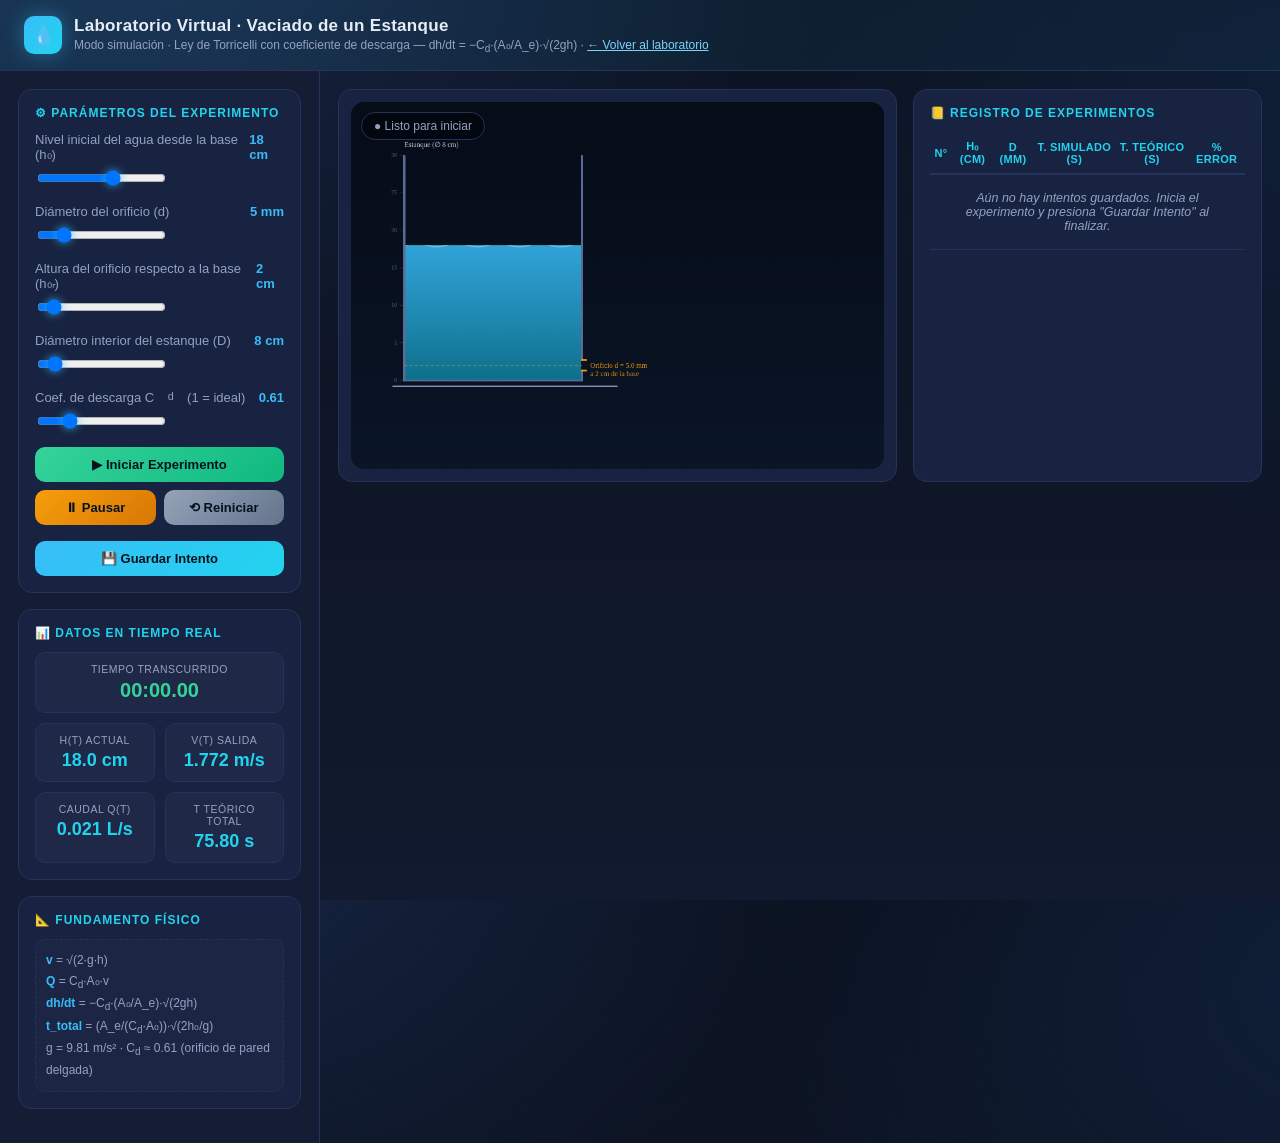
<file: simulador.html>
<!DOCTYPE html>
<html lang="es">
<head>
<meta charset="UTF-8">
<meta name="viewport" content="width=device-width, initial-scale=1.0">
<title>Laboratorio Virtual · Vaciado de un Estanque (Ley de Torricelli)</title>
<style>
  :root{
    --bg-1:#0b1220;
    --bg-2:#111a2e;
    --panel:#141d33;
    --panel-2:#182241;
    --border:#26325a;
    --accent:#38bdf8;
    --accent-2:#22d3ee;
    --accent-warn:#f59e0b;
    --accent-ok:#34d399;
    --accent-bad:#f87171;
    --text:#e6edf7;
    --text-dim:#93a2c2;
    --water:#38bdf8;
  }
  *{box-sizing:border-box;}
  html,body{
    margin:0;padding:0;height:100%;
    font-family:'Segoe UI',Roboto,Arial,sans-serif;
    background:radial-gradient(1200px 800px at 10% -10%, #182848 0%, transparent 60%),
               radial-gradient(1200px 800px at 110% 10%, #10203a 0%, transparent 55%),
               linear-gradient(180deg,var(--bg-1),var(--bg-2));
    color:var(--text);
  }
  .app{
    display:grid;
    grid-template-columns:320px 1fr;
    grid-template-rows:auto 1fr;
    grid-template-areas:
      "header header"
      "sidebar main";
    min-height:100vh;
    gap:0;
  }
  header{
    grid-area:header;
    padding:16px 24px;
    background:linear-gradient(90deg,rgba(56,189,248,.12),rgba(34,211,238,.03));
    border-bottom:1px solid var(--border);
    display:flex;align-items:center;gap:12px;
  }
  header .logo{
    width:38px;height:38px;border-radius:10px;
    background:linear-gradient(135deg,var(--accent),var(--accent-2));
    display:flex;align-items:center;justify-content:center;
    font-size:20px;box-shadow:0 0 20px rgba(56,189,248,.4);
  }
  header h1{font-size:17px;margin:0;font-weight:600;letter-spacing:.3px;}
  header p{margin:2px 0 0;font-size:12px;color:var(--text-dim);}

  aside{
    grid-area:sidebar;
    background:var(--panel);
    border-right:1px solid var(--border);
    padding:18px;
    overflow-y:auto;
  }
  main{
    grid-area:main;
    padding:18px;
    overflow-y:auto;
  }

  .card{
    background:var(--panel-2);
    border:1px solid var(--border);
    border-radius:14px;
    padding:16px;
    margin-bottom:16px;
  }
  .card h2{
    font-size:12px;text-transform:uppercase;letter-spacing:1px;
    color:var(--accent-2);margin:0 0 12px;font-weight:700;
    display:flex;align-items:center;gap:6px;
  }
  .field{margin-bottom:14px;}
  .field label{
    display:flex;justify-content:space-between;
    font-size:13px;color:var(--text-dim);margin-bottom:6px;
  }
  .field label span.val{color:var(--accent);font-weight:700;}
  input[type=range]{
    background:linear-gradient(90deg,var(--accent),var(--accent-2));
    outline:none;cursor:pointer;
  }
  input[type=range]::-webkit-slider-thumb{
    -webkit-appearance:none;width:18px;height:18px;border-radius:50%;
    background:#fff;border:3px solid var(--accent);cursor:pointer;
    box-shadow:0 0 8px rgba(56,189,248,.7);
  }
  input[type=range]:disabled{opacity:.4;cursor:not-allowed;}
  .btn-row{display:grid;grid-template-columns:1fr 1fr;gap:8px;margin-top:6px;}
  button{
    border:none;border-radius:10px;padding:10px 12px;font-size:13px;font-weight:600;
    cursor:pointer;transition:.15s transform,.15s box-shadow,.15s opacity;
    color:#04121f;
  }
  button:active{transform:scale(.96);}
  button:disabled{opacity:.35;cursor:not-allowed;}
  .btn-start{background:linear-gradient(135deg,var(--accent-ok),#10b981);grid-column:1/3;}
  .btn-pause{background:linear-gradient(135deg,var(--accent-warn),#d97706);}
  .btn-reset{background:linear-gradient(135deg,#94a3b8,#64748b);}
  .btn-save{background:linear-gradient(135deg,var(--accent),var(--accent-2));grid-column:1/3;margin-top:8px;}

  .stat-grid{display:grid;grid-template-columns:1fr 1fr;gap:10px;}
  .stat{
    background:rgba(255,255,255,.03);border:1px solid var(--border);
    border-radius:10px;padding:10px;text-align:center;
  }
  .stat .label{font-size:10.5px;color:var(--text-dim);text-transform:uppercase;letter-spacing:.5px;}
  .stat .value{font-size:18px;font-weight:700;color:var(--accent-2);margin-top:4px;font-variant-numeric:tabular-nums;}
  .stat.time .value{color:var(--accent-ok);font-size:20px;}

  .layout-main{display:grid;grid-template-columns:1.6fr 1fr;gap:16px;}
  @media(max-width:1100px){.layout-main{grid-template-columns:1fr;}}

  canvas{width:100%;display:block;border-radius:14px;background:#060c18;}
  .canvas-wrap{
    background:var(--panel-2);border:1px solid var(--border);border-radius:14px;
    padding:12px;position:relative;
  }
  .badge{
    position:absolute;top:22px;left:22px;
    background:rgba(0,0,0,.4);backdrop-filter:blur(6px);
    padding:6px 12px;border-radius:20px;font-size:12px;color:var(--text-dim);
    border:1px solid var(--border);
  }
  .badge.status-running{color:var(--accent-ok);border-color:var(--accent-ok);}
  .badge.status-paused{color:var(--accent-warn);border-color:var(--accent-warn);}
  .badge.status-finished{color:var(--accent-bad);border-color:var(--accent-bad);}

  table{width:100%;border-collapse:collapse;font-size:12.5px;}
  thead th{
    text-align:center;color:var(--accent-2);font-size:11px;text-transform:uppercase;
    padding:8px 4px;border-bottom:2px solid var(--border);letter-spacing:.3px;
  }
  tbody td{text-align:center;padding:7px 4px;border-bottom:1px solid var(--border);color:var(--text);}
  tbody tr:hover{background:rgba(56,189,248,.06);}
  .empty-row td{color:var(--text-dim);font-style:italic;padding:16px;}
  .error-ok{color:var(--accent-ok);font-weight:700;}
  .error-warn{color:var(--accent-warn);font-weight:700;}
  .error-bad{color:var(--accent-bad);font-weight:700;}

  .formula-box{
    font-size:12px;color:var(--text-dim);line-height:1.7;
    background:rgba(255,255,255,.02);border-radius:10px;padding:10px;border:1px dashed var(--border);
  }
  .formula-box b{color:var(--accent);}

  ::-webkit-scrollbar{width:8px;height:8px;}
  ::-webkit-scrollbar-thumb{background:var(--border);border-radius:4px;}
</style>
</head>
<body>
<div class="app">

  <header>
    <div class="logo">💧</div>
    <div>
      <h1>Laboratorio Virtual · Vaciado de un Estanque</h1>
      <p>Modo simulación · Ley de Torricelli con coeficiente de descarga — dh/dt = −C<sub>d</sub>·(A₀/A_e)·√(2gh) · <a href="vaciado.html" style="color:#7dd3fc">← Volver al laboratorio</a></p>
    </div>
  </header>

  <aside>
    <div class="card">
      <h2>⚙ Parámetros del Experimento</h2>
      <div class="field">
        <label>Nivel inicial del agua desde la base (h₀) <span class="val" id="hVal">18 cm</span></label>
        <input type="range" id="hSlider" min="3" max="28" step="1" value="18">
      </div>
      <div class="field">
        <label>Diámetro del orificio (d) <span class="val" id="dVal">5 mm</span></label>
        <input type="range" id="dSlider" min="2" max="20" step="0.5" value="5">
      </div>
      <div class="field">
        <label>Altura del orificio respecto a la base (h₀ᵣ) <span class="val" id="hoVal">2 cm</span></label>
        <input type="range" id="hoSlider" min="0" max="25" step="1" value="2">
      </div>
      <div class="field">
        <label>Diámetro interior del estanque (D) <span class="val" id="DVal">8 cm</span></label>
        <input type="range" id="DSlider" min="5" max="40" step="0.5" value="8">
      </div>
      <div class="field">
        <label>Coef. de descarga C<sub>d</sub> (1 = ideal) <span class="val" id="cdVal">0.61</span></label>
        <input type="range" id="cdSlider" min="0.5" max="1" step="0.01" value="0.61">
      </div>
      <div class="btn-row">
        <button class="btn-start" id="btnStart">▶ Iniciar Experimento</button>
        <button class="btn-pause" id="btnPause">⏸ Pausar</button>
        <button class="btn-reset" id="btnReset">⟲ Reiniciar</button>
        <button class="btn-save" id="btnSave">💾 Guardar Intento</button>
      </div>
    </div>

    <div class="card">
      <h2>📊 Datos en Tiempo Real</h2>
      <div class="stat-grid">
        <div class="stat time" style="grid-column:1/3;">
          <div class="label">Tiempo Transcurrido</div>
          <div class="value" id="stTime">00:00.00</div>
        </div>
        <div class="stat">
          <div class="label">h(t) actual</div>
          <div class="value" id="stH">50.0 cm</div>
        </div>
        <div class="stat">
          <div class="label">v(t) salida</div>
          <div class="value" id="stV">— m/s</div>
        </div>
        <div class="stat">
          <div class="label">Caudal Q(t)</div>
          <div class="value" id="stQ">— L/s</div>
        </div>
        <div class="stat">
          <div class="label">t teórico total</div>
          <div class="value" id="stTeo">— s</div>
        </div>
      </div>
    </div>

    <div class="card">
      <h2>📐 Fundamento Físico</h2>
      <div class="formula-box">
        <b>v</b> = √(2·g·h)<br>
        <b>Q</b> = C<sub>d</sub>·A₀·v<br>
        <b>dh/dt</b> = −C<sub>d</sub>·(A₀/A_e)·√(2gh)<br>
        <b>t_total</b> = (A_e/(C<sub>d</sub>·A₀))·√(2h₀/g)<br>
        g = 9.81 m/s² · C<sub>d</sub> ≈ 0.61 (orificio de pared delgada)
      </div>
    </div>
  </aside>

  <main>
    <div class="layout-main">
      <div class="canvas-wrap">
        <span class="badge status-idle" id="statusBadge">● Listo para iniciar</span>
        <canvas id="canvas" width="900" height="620"></canvas>
      </div>

      <div class="card" style="margin-bottom:0;">
        <h2>📒 Registro de Experimentos</h2>
        <div style="max-height:560px;overflow-y:auto;">
        <table>
          <thead>
            <tr>
              <th>N°</th><th>h₀ (cm)</th><th>d (mm)</th>
              <th>T. Simulado (s)</th><th>T. Teórico (s)</th><th>% Error</th>
            </tr>
          </thead>
          <tbody id="tableBody">
            <tr class="empty-row"><td colspan="6">Aún no hay intentos guardados. Inicia el experimento y presiona "Guardar Intento" al finalizar.</td></tr>
          </tbody>
        </table>
        </div>
      </div>
    </div>
  </main>

</div>

<script>
(function(){
  "use strict";

  // ---------- Constantes físicas ----------
  const G = 9.81; // m/s^2
  const H_MAX_CM = 30; // altura de la botella: escala vertical del dibujo

  // ---------- Elementos DOM ----------
  const hSlider = document.getElementById('hSlider');
  const dSlider = document.getElementById('dSlider');
  const hoSlider = document.getElementById('hoSlider');
  const DSlider = document.getElementById('DSlider');
  const cdSlider = document.getElementById('cdSlider');
  const hVal = document.getElementById('hVal');
  const dVal = document.getElementById('dVal');
  const hoVal = document.getElementById('hoVal');
  const DVal = document.getElementById('DVal');
  const cdVal = document.getElementById('cdVal');
  const paramSliders = [hSlider, dSlider, hoSlider, DSlider, cdSlider];
  const btnStart = document.getElementById('btnStart');
  const btnPause = document.getElementById('btnPause');
  const btnReset = document.getElementById('btnReset');
  const btnSave = document.getElementById('btnSave');
  const stTime = document.getElementById('stTime');
  const stH = document.getElementById('stH');
  const stV = document.getElementById('stV');
  const stQ = document.getElementById('stQ');
  const stTeo = document.getElementById('stTeo');
  const statusBadge = document.getElementById('statusBadge');
  const tableBody = document.getElementById('tableBody');
  const canvas = document.getElementById('canvas');
  const ctx = canvas.getContext('2d');

  // ---------- Estado de simulación ----------
  let state = {
    h0_cm: 18,
    d_mm: 5,
    ho_cm: 2,        // altura del orificio respecto a la base
    D_cm: 8,         // diámetro interior del estanque (botella)
    cd: 0.61,        // coeficiente de descarga del orificio
    h_m: 0.18,      // altura actual en metros
    elapsed: 0,      // segundos
    running: false,
    paused: false,
    finished: false,
    realTimeFinal: null,
    lastFrame: null,
    particles: []
  };

  let attemptCounter = 0;

  function A_orifice(d_mm){
    const r = (d_mm/1000)/2; // radio en metros
    return Math.PI * r * r;
  }

  function A_tank(D_cm){
    const r = (D_cm/100)/2; // radio en metros
    return Math.PI * r * r;
  }

  // Columna de agua efectiva por encima del orificio (la que genera presión de salida)
  function effectiveHead(h_m, ho_m){
    const head = h_m - ho_m;
    return head > 0 ? head : 0;
  }

  function theoreticalTime(h0_cm, d_mm, ho_cm, D_cm, cd){
    const h0_m = h0_cm/100;
    const ho_m = (ho_cm||0)/100;
    const u0 = effectiveHead(h0_m, ho_m); // columna inicial por encima del orificio
    const A0 = A_orifice(d_mm);
    if(A0 <= 0) return Infinity;
    if(u0 <= 0) return 0; // el orificio ya está por encima del agua: no drena
    return (A_tank(D_cm)/(cd*A0)) * Math.sqrt(2*u0/G);
  }

  function outVelocity(h_m, ho_m){
    const head = effectiveHead(h_m, ho_m||0);
    return head > 0 ? Math.sqrt(2*G*head) : 0;
  }

  function flowRate(h_m, d_mm, ho_m, cd){
    return cd * A_orifice(d_mm) * outVelocity(h_m, ho_m); // m^3/s
  }

  // ---------- UI Sync ----------
  function syncInputsUI(){
    hVal.textContent = hSlider.value + " cm";
    dVal.textContent = dSlider.value + " mm";
    hoVal.textContent = hoSlider.value + " cm";
    DVal.textContent = DSlider.value + " cm";
    cdVal.textContent = parseFloat(cdSlider.value).toFixed(2);
  }

  function setSlidersDisabled(disabled){
    paramSliders.forEach(s => { s.disabled = disabled; });
  }

  function updateTeoDisplay(){
    const t = theoreticalTime(parseFloat(hSlider.value), parseFloat(dSlider.value), parseFloat(hoSlider.value),
                              parseFloat(DSlider.value), parseFloat(cdSlider.value));
    if(parseFloat(hoSlider.value) >= parseFloat(hSlider.value)){
      stTeo.textContent = "No drena (orificio ≥ h₀)";
    } else {
      stTeo.textContent = isFinite(t) ? t.toFixed(2) + " s" : "—";
    }
  }

  hSlider.addEventListener('input', ()=>{
    // el orificio no puede estar por encima de la altura inicial elegida
    if(parseFloat(hoSlider.value) > parseFloat(hSlider.value)){
      hoSlider.value = hSlider.value;
    }
    syncInputsUI();
    if(!state.running){
      state.h0_cm = parseFloat(hSlider.value);
      state.ho_cm = parseFloat(hoSlider.value);
      state.h_m = state.h0_cm/100;
      updateReadouts();
    }
    updateTeoDisplay();
  });
  dSlider.addEventListener('input', ()=>{
    syncInputsUI();
    updateTeoDisplay();
  });
  DSlider.addEventListener('input', ()=>{
    syncInputsUI();
    if(!state.running) state.D_cm = parseFloat(DSlider.value);
    updateTeoDisplay();
  });
  cdSlider.addEventListener('input', ()=>{
    syncInputsUI();
    updateTeoDisplay();
  });
  hoSlider.addEventListener('input', ()=>{
    // el orificio no puede superar la altura inicial de agua
    if(parseFloat(hoSlider.value) > parseFloat(hSlider.value)){
      hoSlider.value = hSlider.value;
    }
    syncInputsUI();
    if(!state.running){
      state.ho_cm = parseFloat(hoSlider.value);
      updateReadouts();
    }
    updateTeoDisplay();
  });

  function formatTime(sec){
    const m = Math.floor(sec/60);
    const s = Math.floor(sec%60);
    const ms = Math.floor((sec - Math.floor(sec))*100);
    return String(m).padStart(2,'0')+":"+String(s).padStart(2,'0')+"."+String(ms).padStart(2,'0');
  }

  function updateReadouts(){
    stTime.textContent = formatTime(state.elapsed);
    stH.textContent = (state.h_m*100).toFixed(1) + " cm";
    const ho_m = state.ho_cm/100;
    const v = outVelocity(state.h_m, ho_m);
    stV.textContent = v.toFixed(3) + " m/s";
    const q = flowRate(state.h_m, state.d_mm, ho_m, state.cd) * 1000; // L/s
    stQ.textContent = q.toFixed(3) + " L/s";
  }

  function setStatus(text, cls){
    statusBadge.textContent = text;
    statusBadge.className = "badge " + cls;
  }

  // ---------- Botones ----------
  btnStart.addEventListener('click', ()=>{
    if(state.finished || (!state.running && !state.paused)){
      // nuevo experimento desde cero
      state.h0_cm = parseFloat(hSlider.value);
      state.d_mm = parseFloat(dSlider.value);
      state.ho_cm = parseFloat(hoSlider.value);
      state.D_cm = parseFloat(DSlider.value);
      state.cd = parseFloat(cdSlider.value);
      state.h_m = state.h0_cm/100;
      state.elapsed = 0;
      state.finished = false;
      state.realTimeFinal = null;
      state.particles = [];
      setSlidersDisabled(true);
    }
    state.running = true;
    state.paused = false;
    state.lastFrame = null;
    setStatus("● Experimento en curso", "status-running");
    updateTeoDisplay();
  });

  btnPause.addEventListener('click', ()=>{
    if(state.running && !state.finished){
      state.running = false;
      state.paused = true;
      setStatus("⏸ Pausado", "status-paused");
    }
  });

  btnReset.addEventListener('click', ()=>{
    state.running = false;
    state.paused = false;
    state.finished = false;
    state.elapsed = 0;
    state.h0_cm = parseFloat(hSlider.value);
    state.d_mm = parseFloat(dSlider.value);
    state.ho_cm = parseFloat(hoSlider.value);
    state.D_cm = parseFloat(DSlider.value);
    state.cd = parseFloat(cdSlider.value);
    state.h_m = state.h0_cm/100;
    state.realTimeFinal = null;
    state.particles = [];
    setSlidersDisabled(false);
    setStatus("● Listo para iniciar", "status-idle");
    updateReadouts();
    updateTeoDisplay();
  });

  btnSave.addEventListener('click', ()=>{
    if(state.realTimeFinal === null){
      alert("Debes completar (o finalizar) un experimento antes de guardar el intento.");
      return;
    }
    attemptCounter++;
    const tTeo = theoreticalTime(state.h0_cm, state.d_mm, state.ho_cm, state.D_cm, state.cd);
    const tReal = state.realTimeFinal;
    const errorPct = isFinite(tTeo) && tTeo>0 ? Math.abs((tReal - tTeo)/tTeo)*100 : 0;

    const row = document.createElement('tr');
    let errClass = 'error-ok';
    if(errorPct > 15) errClass = 'error-bad';
    else if(errorPct > 5) errClass = 'error-warn';

    row.innerHTML = `<td>${attemptCounter}</td>
      <td>${state.h0_cm.toFixed(0)} <span style="color:var(--text-dim);font-size:10px;">(orif. ${state.ho_cm.toFixed(0)}cm)</span></td>
      <td>${state.d_mm.toFixed(1)} <span style="color:var(--text-dim);font-size:10px;">(D ${state.D_cm} cm · C<sub>d</sub> ${state.cd.toFixed(2)})</span></td>
      <td>${tReal.toFixed(2)}</td>
      <td>${isFinite(tTeo)?tTeo.toFixed(2):'—'}</td>
      <td class="${errClass}">${errorPct.toFixed(1)}%</td>`;

    const emptyRow = tableBody.querySelector('.empty-row');
    if(emptyRow) emptyRow.remove();
    tableBody.prepend(row);
  });

  // ---------- Física: paso de integración (RK4 simplificado con sub-steps) ----------
  function stepPhysics(dt){
    const ho_m = state.ho_cm/100;
    // El vaciado se detiene cuando el nivel llega a la altura del orificio:
    // todo el fluido por debajo de esa cota queda retenido en el estanque.
    if(state.h_m <= ho_m + 0.0001){
      state.h_m = ho_m;
      if(!state.finished){
        state.finished = true;
        state.running = false;
        state.realTimeFinal = state.elapsed;
        setSlidersDisabled(false);
        setStatus(ho_m>0 ? "■ Vaciado detenido (nivel del orificio)" : "■ Vaciado completo", "status-finished");
      }
      return;
    }
    const A0 = A_orifice(state.d_mm);
    // sub-stepping para estabilidad numérica
    const subSteps = 8;
    const sdt = dt/subSteps;
    for(let i=0;i<subSteps;i++){
      if(state.h_m <= ho_m){ state.h_m = ho_m; break; }
      const head = Math.max(state.h_m - ho_m, 0);
      const dhdt = -state.cd * (A0/A_tank(state.D_cm)) * Math.sqrt(2*G*head);
      state.h_m += dhdt*sdt;
      if(state.h_m < ho_m) state.h_m = ho_m;
    }
    state.elapsed += dt;
  }

  // ---------- Partículas del chorro ----------
  function spawnParticles(dt, geo){
    const ho_m = state.ho_cm/100;
    if(state.h_m <= ho_m) return;
    const v = outVelocity(state.h_m, ho_m);
    if(v <= 0) return;
    // tasa de emisión proporcional a velocidad
    const rate = Math.min(6, 1 + v*3);
    const n = Math.round(rate * dt * 60 / 16); // aprox por frame
    for(let i=0;i<Math.max(1,Math.round(rate));i++){
      state.particles.push({
        x: geo.orificeX,
        y: geo.orificeY,
        vx: v * geo.pixelsPerMeter * 0.55, // salida horizontal (px/s)
        vy: (Math.random()-0.5)*10,
        life: 0,
        maxLife: 1.6
      });
    }
    if(state.particles.length > 260){
      state.particles.splice(0, state.particles.length-260);
    }
  }

  function updateParticles(dt, geo){
    const g_px = G * geo.pixelsPerMeter; // gravedad en px/s^2
    for(let i=state.particles.length-1;i>=0;i--){
      const p = state.particles[i];
      p.vy += g_px*dt;
      p.x += p.vx*dt;
      p.y += p.vy*dt;
      p.life += dt;
      if(p.life > p.maxLife || p.y > geo.floorY+20 || p.x > canvas.width-10){
        state.particles.splice(i,1);
      }
    }
  }

  // ---------- Geometría del canvas ----------
  function getGeometry(){
    const W = canvas.width, H = canvas.height;
    const tankW = 300;
    const tankH = 380;
    const tankX = 90;
    const tankY = 90;
    const wallThickness = 6;
    // pixeles por metro de altura del estanque -> tankH representa la altura de la botella (H_MAX_CM)
    const pixelsPerMeter = tankH / (H_MAX_CM/100);
    // la altura del orificio (ho_cm) se mide desde la base del estanque hacia arriba
    const ho_m = state.ho_cm/100;
    let orificeY = tankY + tankH - (ho_m * pixelsPerMeter);
    // margen mínimo para que el marco del orificio no se salga por arriba/abajo
    orificeY = Math.min(Math.max(orificeY, tankY+12), tankY+tankH-12);
    const orificeX = tankX + tankW;
    const floorY = tankY + tankH + 10;
    return {W,H,tankW,tankH,tankX,tankY,wallThickness,orificeY,orificeX,pixelsPerMeter,floorY};
  }

  // ---------- Dibujo ----------
  function draw(){
    const geo = getGeometry();
    ctx.clearRect(0,0,canvas.width,canvas.height);

    // fondo sutil
    const bgGrad = ctx.createLinearGradient(0,0,0,canvas.height);
    bgGrad.addColorStop(0,'#060c18');
    bgGrad.addColorStop(1,'#0a1526');
    ctx.fillStyle = bgGrad;
    ctx.fillRect(0,0,canvas.width,canvas.height);

    drawTank(geo);
    drawWater(geo);
    drawParticles(geo);
    drawFloorSplash(geo);
    drawLabels(geo);
  }

  function drawTank(geo){
    const {tankX,tankY,tankW,tankH,orificeY} = geo;
    // marcas graduadas (cada 5 cm)
    ctx.save();
    ctx.strokeStyle = 'rgba(147,162,194,0.25)';
    ctx.fillStyle = 'rgba(147,162,194,0.55)';
    ctx.font = '10px Segoe UI';
    ctx.lineWidth = 1;
    for(let cm=0; cm<=H_MAX_CM; cm+=5){
      const y = tankY + tankH - (cm/H_MAX_CM)*tankH;
      ctx.beginPath();
      ctx.moveTo(tankX-8, y);
      ctx.lineTo(tankX, y);
      ctx.stroke();
      ctx.textAlign = 'right';
      ctx.fillText(cm+"", tankX-12, y+3);
    }
    ctx.restore();

    // paredes del estanque (contenedor transparente)
    ctx.save();
    ctx.strokeStyle = '#5b6b95';
    ctx.lineWidth = 4;
    ctx.beginPath();
    ctx.moveTo(tankX, tankY);
    ctx.lineTo(tankX, tankY+tankH);
    // pequeño hueco para el orificio
    ctx.lineTo(tankX+tankW, tankY+tankH);
    ctx.lineTo(tankX+tankW, orificeY+9);
    ctx.moveTo(tankX+tankW, orificeY-9);
    ctx.lineTo(tankX+tankW, tankY);
    ctx.stroke();

    // orificio (marco)
    ctx.strokeStyle = '#f59e0b';
    ctx.lineWidth = 3;
    ctx.beginPath();
    ctx.moveTo(tankX+tankW-2, orificeY-9);
    ctx.lineTo(tankX+tankW+8, orificeY-9);
    ctx.moveTo(tankX+tankW-2, orificeY+9);
    ctx.lineTo(tankX+tankW+8, orificeY+9);
    ctx.stroke();
    ctx.restore();

    // base
    ctx.save();
    ctx.strokeStyle = '#8fa0c9';
    ctx.lineWidth = 2;
    ctx.beginPath();
    ctx.moveTo(tankX-20, geo.floorY);
    ctx.lineTo(tankX+tankW+60, geo.floorY);
    ctx.stroke();
    ctx.restore();
  }

  function drawWater(geo){
    const {tankX,tankY,tankW,tankH} = geo;
    const waterHpx = (state.h_m) * geo.pixelsPerMeter;
    const waterY = tankY + tankH - waterHpx;
    if(waterHpx <= 0) return;

    ctx.save();
    ctx.beginPath();
    ctx.rect(tankX+2, waterY, tankW-4, waterHpx);
    ctx.clip();

    const grad = ctx.createLinearGradient(0, waterY, 0, tankY+tankH);
    grad.addColorStop(0, 'rgba(56,189,248,0.85)');
    grad.addColorStop(1, 'rgba(14,116,144,0.95)');
    ctx.fillStyle = grad;
    ctx.fillRect(tankX, waterY, tankW, waterHpx+40);

    // ondas en la superficie
    const t = performance.now()/500;
    ctx.strokeStyle = 'rgba(255,255,255,0.35)';
    ctx.lineWidth = 2;
    ctx.beginPath();
    for(let x=0;x<=tankW;x+=6){
      const yy = waterY + Math.sin(x*0.09 + t)*2.5;
      if(x===0) ctx.moveTo(tankX+x, yy); else ctx.lineTo(tankX+x, yy);
    }
    ctx.stroke();
    ctx.restore();
  }

  function drawParticles(geo){
    ctx.save();
    for(const p of state.particles){
      const alpha = Math.max(0, 1 - p.life/p.maxLife);
      ctx.fillStyle = `rgba(125,211,252,${alpha})`;
      ctx.beginPath();
      ctx.arc(p.x, p.y, 2.4, 0, Math.PI*2);
      ctx.fill();
    }
    ctx.restore();
  }

  function drawFloorSplash(geo){
    if(state.particles.length === 0 || state.h_m<=0) return;
    ctx.save();
    ctx.strokeStyle = 'rgba(125,211,252,0.25)';
    ctx.lineWidth = 1.5;
    ctx.beginPath();
    ctx.ellipse(geo.orificeX + 70, geo.floorY, 40, 6, 0, 0, Math.PI*2);
    ctx.stroke();
    ctx.restore();
  }

  function drawLabels(geo){
    ctx.save();
    ctx.fillStyle = 'rgba(230,237,247,0.85)';
    ctx.font = '12px Segoe UI';
    ctx.textAlign='left';
    ctx.fillText('Estanque (∅ '+state.D_cm+' cm)', geo.tankX, geo.tankY-14);
    ctx.fillStyle = 'rgba(245,158,11,0.9)';
    ctx.fillText('Orificio d = '+state.d_mm.toFixed(1)+' mm', geo.orificeX+14, geo.orificeY+4);
    ctx.fillText('a '+state.ho_cm.toFixed(0)+' cm de la base', geo.orificeX+14, geo.orificeY+18);

    // línea guía punteada indicando el nivel mínimo (agua retenida)
    if(state.ho_cm > 0){
      ctx.save();
      ctx.setLineDash([5,4]);
      ctx.strokeStyle = 'rgba(245,158,11,0.6)';
      ctx.lineWidth = 1.5;
      ctx.beginPath();
      ctx.moveTo(geo.tankX, geo.orificeY);
      ctx.lineTo(geo.tankX+geo.tankW, geo.orificeY);
      ctx.stroke();
      ctx.restore();
    }
    ctx.restore();
  }

  // ---------- Loop principal con Delta Time ----------
  function loop(timestamp){
    if(state.lastFrame === null) state.lastFrame = timestamp;
    let dt = (timestamp - state.lastFrame)/1000;
    state.lastFrame = timestamp;
    dt = Math.min(dt, 0.05); // clamp para evitar saltos grandes (pestaña en background, etc.)

    if(state.running && !state.finished){
      stepPhysics(dt);
      const geo = getGeometry();
      spawnParticles(dt, geo);
      updateParticles(dt, geo);
      updateReadouts();
    } else if(state.particles.length>0){
      const geo = getGeometry();
      updateParticles(dt, geo);
    }

    draw();
    requestAnimationFrame(loop);
  }

  // ---------- Inicialización ----------
  function init(){
    syncInputsUI();
    state.h0_cm = parseFloat(hSlider.value);
    state.d_mm = parseFloat(dSlider.value);
    state.ho_cm = parseFloat(hoSlider.value);
    state.D_cm = parseFloat(DSlider.value);
    state.cd = parseFloat(cdSlider.value);
    state.h_m = state.h0_cm/100;
    updateReadouts();
    updateTeoDisplay();
    draw();
    requestAnimationFrame(loop);
  }

  init();
})();
</script>
</body>
</html>
</file>
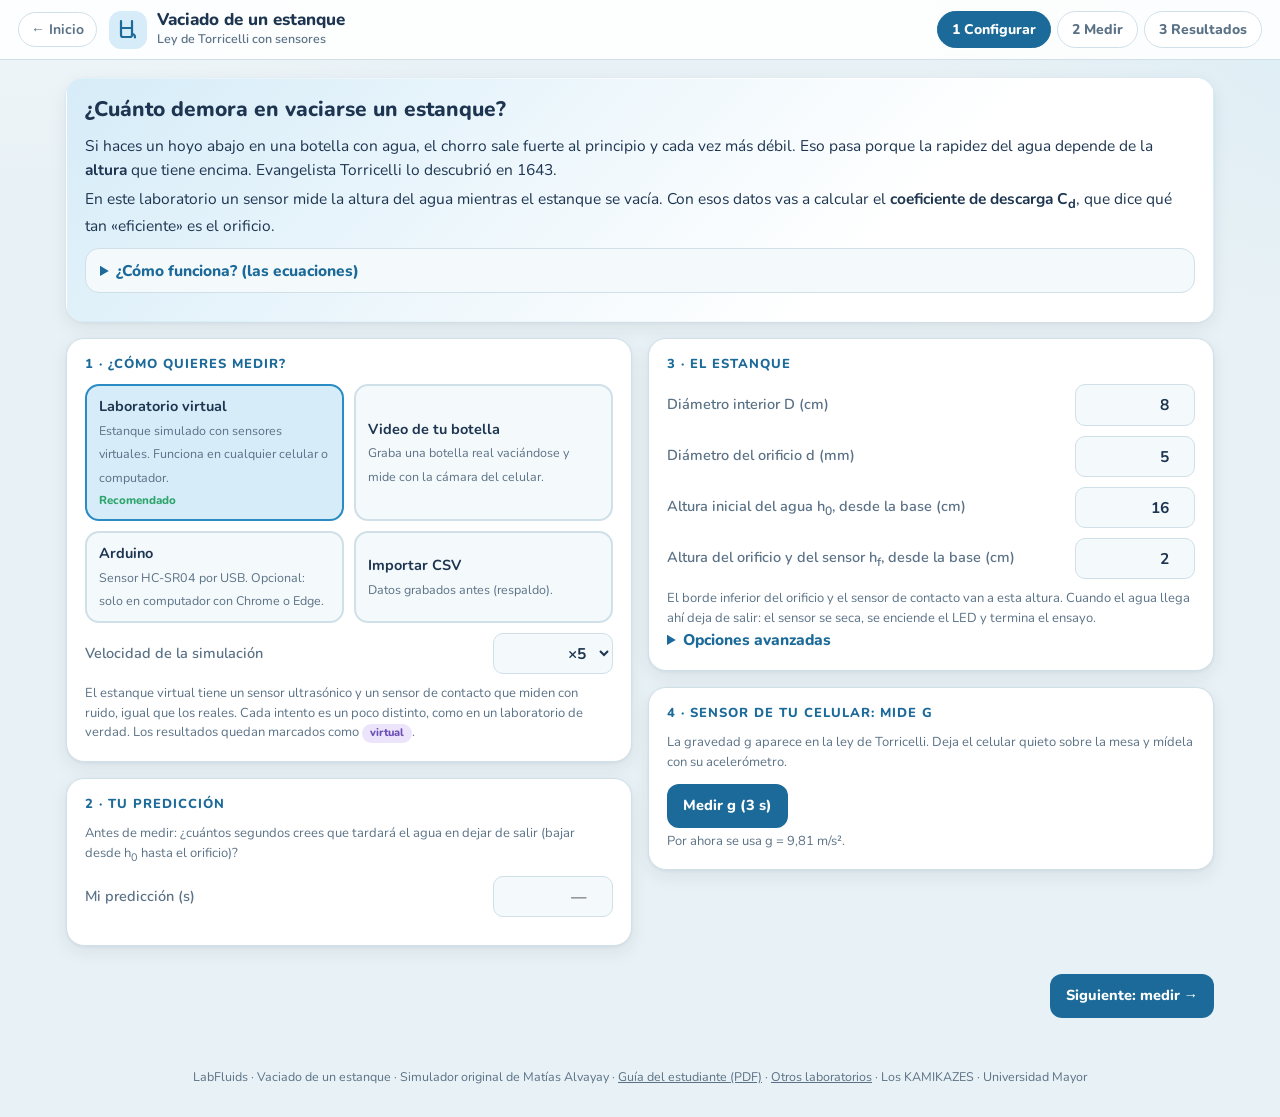
<file: vaciado.html>
<!DOCTYPE html>
<html lang="es">
<head>
<meta charset="utf-8">
<meta name="viewport" content="width=device-width, initial-scale=1">
<title>Vaciado de un estanque · LabFluids</title>
<link rel="icon" href="data:image/svg+xml,%3Csvg xmlns='http://www.w3.org/2000/svg' viewBox='0 0 32 32'%3E%3Cpath d='M16 3C11 10 7 14.5 7 19a9 9 0 0 0 18 0c0-4.5-4-9-9-16z' fill='%232b8cc4'/%3E%3C/svg%3E">
<meta name="description" content="LabFluids: laboratorio virtual con sensores para estudiar el vaciado de un estanque con la ley de Torricelli. Funciona en celulares y computadores.">
<script src="assets/chart.umd.min.js"></script>
<link rel="preconnect" href="https://fonts.googleapis.com"><link rel="preconnect" href="https://fonts.gstatic.com" crossorigin>
<link href="https://fonts.googleapis.com/css2?family=Nunito:wght@500;600;700;800;900&display=swap" rel="stylesheet">
<link rel="stylesheet" href="assets/labfluids.css">
<style>
  /* lo que solo usa este laboratorio (el resto viene de assets/labfluids.css) */
  .card h2{font-size:13px; text-transform:uppercase; letter-spacing:1px; color:var(--lab-osc); margin:0 0 12px; font-weight:800}
  .modos{display:grid; grid-template-columns:repeat(auto-fit,minmax(min(100%,190px),1fr)); gap:10px}
  .modo{border:2px solid var(--borde); border-radius:14px; padding:10px 12px; cursor:pointer; background:var(--tarjeta-2); text-align:left; font:inherit; color:inherit}
  .modo b{display:block; font-size:14.5px}
  .modo span{font-size:12.5px; color:var(--tenue)}
  .modo[aria-pressed="true"]{border-color:var(--lab); background:var(--lab-cla)}
  .modo .rec{display:block; margin-top:4px; font-size:11.5px; font-weight:800; color:var(--ok)}
  .campo input[type=file]{max-width:100%; color:var(--tenue)}
  .btn.warn{background:var(--sol); color:#3a2a00}
  .kpi.tiempo{background:var(--lab-osc); border-color:var(--lab-osc)} .kpi.tiempo small, .kpi.tiempo b{color:#fff}
  .estado{display:inline-flex; align-items:center; gap:7px; font-weight:700; font-size:13.5px; color:var(--tenue)}
  .punto{width:11px; height:11px; border-radius:50%; background:var(--suave); display:inline-block}
  .punto.on{background:var(--ok)} .punto.med{background:var(--sol)} .punto.err{background:var(--error)}
  #lienzoVideo{width:auto !important; max-width:100%; max-height:72vh; margin:0 auto; background:#1d3550}
  .badge{position:absolute; top:16px; right:16px; background:rgba(255,255,255,.9); padding:5px 11px; border-radius:20px; font-size:12px; font-weight:700; color:var(--tenue); border:1px solid var(--borde)}
  .etq{display:inline-block; font-size:11px; border-radius:999px; padding:1px 8px; font-weight:800}
  .etq.sim{background:#ece4fb; color:#6b4fb3} .etq.video{background:#dff3e8; color:#1e7a4d}
  .etq.arduino{background:var(--lab-cla); color:var(--lab-osc)} .etq.csv{background:var(--fondo-2); color:var(--tenue)}
  .pasos-video{display:flex; flex-wrap:wrap; gap:6px; margin-bottom:8px}
  .pasos-video span{font-size:12px; padding:3px 10px; border-radius:999px; border:1px solid var(--borde); color:var(--tenue); background:var(--tarjeta)}
  .pasos-video span.on{border-color:var(--lab); color:var(--lab-osc); font-weight:800}
  .pasos-video span.hecho{border-color:var(--ok); color:var(--ok)}
  details summary{cursor:pointer; font-weight:800; color:var(--lab-osc)}
</style>
</head>
<body class="lab-vaciado">
<header class="barra">
  <a class="volver" href="./">← Inicio</a>
  <div class="titulo-lab">
    <span class="icono"><svg width="24" height="24" viewBox="0 0 24 24" fill="none" stroke="#1b6a99" stroke-width="2.2" stroke-linecap="round" stroke-linejoin="round"><path d="M5 3v14a2 2 0 0 0 2 2h7a2 2 0 0 0 2-2V3"/><path d="M5 10h11"/><path d="M16 16c2 0 3 1.5 3 3.5"/></svg></span>
    <div><h1>Vaciado de un estanque</h1><p>Ley de Torricelli con sensores</p></div>
  </div>
  <nav class="pasos" aria-label="Pasos del laboratorio">
    <button data-ir="1" aria-current="step">1 Configurar</button>
    <button data-ir="2">2 Medir</button>
    <button data-ir="3">3 Resultados</button>
  </nav>
</header>

<main>
  <!-- =================== PASO 1: CONFIGURAR =================== -->
  <section class="paso activo" id="paso1" aria-label="Configurar">
    <div class="card intro">
      <h2>¿Cuánto demora en vaciarse un estanque?</h2>
      <p>Si haces un hoyo abajo en una botella con agua, el chorro sale fuerte al principio y cada vez más débil. Eso pasa porque la rapidez del agua depende de la <b>altura</b> que tiene encima. Evangelista Torricelli lo descubrió en 1643.</p>
      <p>En este laboratorio un sensor mide la altura del agua mientras el estanque se vacía. Con esos datos vas a calcular el <b>coeficiente de descarga C<sub>d</sub></b>, que dice qué tan «eficiente» es el orificio.</p>
      <details class="explica">
        <summary>¿Cómo funciona? (las ecuaciones)</summary>
        <p><b>Ley de Torricelli:</b> el agua sale por el orificio con la misma rapidez que tendría si cayera libremente desde la altura h.</p>
        <div class="formula">v = √(2 · g · h)</div>
        <p><b>Tiempo de vaciado:</b> combinando lo anterior con la conservación de la masa (el volumen que baja en el estanque es el que sale por el orificio), con A el área del estanque y a la del orificio:</p>
        <div class="formula">t = (A / (C<sub>d</sub> · a)) · √(2 (h<sub>0</sub> − h<sub>f</sub>) / g)</div>
        <p>El chorro se angosta al salir (vena contracta) y por eso C<sub>d</sub> es menor que 1. Para un orificio de borde recto, los libros dan valores cercanos a 0,61.</p>
      </details>
    </div>
    <div class="grid2">
      <div>
        <div class="card">
          <h2>1 · ¿Cómo quieres medir?</h2>
          <div class="modos" role="group" aria-label="Modo de medición">
            <button class="modo" data-modo="sim" aria-pressed="true"><b>Laboratorio virtual</b><span>Estanque simulado con sensores virtuales. Funciona en cualquier celular o computador.</span><span class="rec">Recomendado</span></button>
            <button class="modo" data-modo="video" aria-pressed="false"><b>Video de tu botella</b><span>Graba una botella real vaciándose y mide con la cámara del celular.</span></button>
            <button class="modo" data-modo="arduino" aria-pressed="false"><b>Arduino</b><span>Sensor HC-SR04 por USB. Opcional: solo en computador con Chrome o Edge.</span></button>
            <button class="modo" data-modo="csv" aria-pressed="false"><b>Importar CSV</b><span>Datos grabados antes (respaldo).</span></button>
          </div>

          <div id="panelSim">
            <div class="campo"><label for="velocidad">Velocidad de la simulación</label>
              <select id="velocidad"><option value="1">×1 (tiempo real)</option><option value="2">×2</option><option value="5" selected>×5</option><option value="10">×10</option></select></div>
            <p class="ayuda">El estanque virtual tiene un sensor ultrasónico y un sensor de contacto que miden con ruido, igual que los reales. Cada intento es un poco distinto, como en un laboratorio de verdad. Los resultados quedan marcados como <span class="etq sim">virtual</span>.</p>
          </div>

          <div id="panelVideo" class="oculto">
            <p class="ayuda" style="margin-bottom:8px"><b>Qué grabar:</b> una botella transparente con un hoyo, con una cinta métrica o regla pegada al lado (el 0 en la base de la botella). Deja el celular fijo y de frente. Graba desde que retiras la cinta hasta que el agua deja de salir.</p>
            <div class="campo"><label for="archivoVideo">Video</label><input type="file" id="archivoVideo" accept="video/*"></div>
            <p class="ayuda" id="infoVideo">Puedes grabarlo en el momento o elegirlo de la galería.</p>
          </div>

          <div id="panelArduino" class="oculto">
            <div class="aviso error oculto" id="sinSerial">Este navegador no puede conectarse a un Arduino (por ejemplo, en celulares). Usa el laboratorio virtual o el video.</div>
            <div class="fila-btn">
              <button class="btn pri" id="btnConectar">Conectar Arduino</button>
              <button class="btn" id="btnDesconectar" disabled>Desconectar</button>
              <span class="estado" id="estadoConexion"><span class="punto"></span>Desconectado</span>
            </div>
            <p class="ayuda">El Arduino envía <code>t_ms;h_mm;contacto</code> a 115200 baudios. El circuito también está diseñado para simularse en Tinkercad.</p>
          </div>

          <div id="panelCsv" class="oculto">
            <div class="campo"><label for="archivoCsv">Archivo</label><input type="file" id="archivoCsv" accept=".csv,.txt"></div>
            <p class="ayuda" id="infoCsv">Un archivo por ensayo, con líneas <code>t_ms;h_mm;contacto</code>.</p>
          </div>
        </div>

        <div class="card">
          <h2>2 · Tu predicción</h2>
          <p class="ayuda" style="margin-bottom:6px">Antes de medir: ¿cuántos segundos crees que tardará el agua en dejar de salir (bajar desde h<sub>0</sub> hasta el orificio)?</p>
          <div class="campo"><label for="prediccion">Mi predicción (s)</label><input type="number" id="prediccion" min="1" max="3600" step="1" placeholder="—"></div>
        </div>
      </div>

      <div>
        <div class="card">
          <h2>3 · El estanque</h2>
          <div class="campo"><label for="D">Diámetro interior D (cm)</label><input type="number" id="D" min="3" max="40" step="0.1" value="8"></div>
          <div class="campo"><label for="d">Diámetro del orificio d (mm)</label><input type="number" id="d" min="1" max="20" step="0.1" value="5"></div>
          <div class="campo"><label for="h0">Altura inicial del agua h<sub>0</sub>, desde la base (cm)</label><input type="number" id="h0" min="3" max="30" step="0.5" value="16"></div>
          <div class="campo"><label for="hf">Altura del orificio y del sensor h<sub>f</sub>, desde la base (cm)</label><input type="number" id="hf" min="0.5" max="10" step="0.1" value="2"></div>
          <p class="ayuda">El borde inferior del orificio y el sensor de contacto van a esta altura. Cuando el agua llega ahí deja de salir: el sensor se seca, se enciende el LED y termina el ensayo.</p>
          <details>
            <summary>Opciones avanzadas</summary>
            <div class="campo"><label for="cd">C<sub>d</sub> del modelo teórico</label><input type="number" id="cd" min="0.3" max="1" step="0.01" value="0.61"></div>
            <div class="campo"><label for="T">Temperatura (°C, solo Arduino)</label><input type="number" id="T" min="-5" max="45" step="0.5" value="20"></div>
            <div class="campo"><label for="usarContacto">Terminar con el sensor de contacto</label><input type="checkbox" id="usarContacto" checked></div>
          </details>
          <div class="aviso error oculto" id="errorConfig" role="alert"></div>
        </div>

        <div class="card">
          <h2>4 · Sensor de tu celular: mide g</h2>
          <p class="ayuda">La gravedad g aparece en la ley de Torricelli. Deja el celular quieto sobre la mesa y mídela con su acelerómetro.</p>
          <div class="fila-btn"><button class="btn pri" id="btnMedirG">Medir g (3 s)</button></div>
          <p class="ayuda" id="resultadoG" aria-live="polite">Por ahora se usa g = 9,81 m/s².</p>
          <div class="campo oculto" id="filaUsarG"><label for="usarG">Usar mi g medida en los cálculos</label><input type="checkbox" id="usarG"></div>
        </div>
      </div>
    </div>
    <div class="fila-btn" style="justify-content:flex-end"><button class="btn pri" id="btnIrMedir">Siguiente: medir →</button></div>
  </section>

  <!-- =================== PASO 2: MEDIR =================== -->
  <section class="paso" id="paso2" aria-label="Medir">
    <div class="card" style="display:flex; flex-wrap:wrap; justify-content:space-between; gap:8px; align-items:center">
      <div><h2 style="margin:0">Medición · <span id="condicionTxt"></span></h2><p class="ayuda" id="intentoTxt"></p></div>
      <span class="estado" id="estadoMedicion" role="status" aria-live="polite"><span class="punto"></span>Listo para iniciar</span>
    </div>

    <!-- Laboratorio virtual, Arduino y CSV -->
    <div id="medirSensores">
      <div class="grid2">
        <div class="lienzo">
          <canvas role="img" id="estanque" width="640" height="520" aria-label="Animación del estanque con el sensor ultrasónico y el sensor de contacto"></canvas>
          <span class="badge" id="badgeFuente">Sensores virtuales</span>
        </div>
        <div class="card" style="margin-bottom:0">
          <div class="kpis">
            <div class="kpi tiempo"><small>Tiempo</small><b id="kTiempo">0,0 s</b></div>
            <div class="kpi"><small>Sensor ultrasónico</small><b id="kAltura">— cm</b></div>
            <div class="kpi"><small>Sensor de contacto</small><b id="kContacto">—</b></div>
            <div class="kpi"><small>Lecturas descartadas</small><b id="kDescartes">0</b></div>
          </div>
          <div class="fila-btn">
            <button class="btn ok" id="btnIniciar">▶ Iniciar intento</button>
            <button class="btn warn" id="btnDetener" disabled>■ Detener</button>
            <button class="btn pri oculto" id="btnProcesarCsv">Procesar archivo</button>
          </div>
          <div class="aviso" id="instruccion">Presiona «Iniciar intento».</div>
        </div>
      </div>
      <div class="card" style="margin-top:16px">
        <h2>Altura medida por el sensor · h(t)</h2>
        <div class="grafico"><canvas role="img" id="graficoVivo" aria-label="Gráfico de altura del agua versus tiempo"></canvas></div>
      </div>
    </div>

    <!-- Video de la botella -->
    <div id="medirVideo" class="oculto">
      <div class="card">
        <h2>Medir con el video</h2>
        <div class="pasos-video" id="pasosVideo">
          <span data-e="cal0">1 · Marca 0 cm</span><span data-e="cal1">2 · Segunda marca</span><span data-e="inicio">3 · Inicio</span><span data-e="medir">4 · Nivel del agua</span>
        </div>
        <div class="aviso" id="instruccionVideo" aria-live="polite">Carga un video en el paso 1.</div>
        <div class="lienzo" style="padding:6px">
          <canvas role="img" id="lienzoVideo" width="640" height="360" aria-label="Cuadro del video; toca para marcar"></canvas>
        </div>
        <video id="video" playsinline muted preload="auto" class="oculto"></video>
        <div class="campo"><label for="buscador">Tiempo del video: <b id="tVideo">0,0 s</b></label><span class="ayuda" id="tDesdeInicio"></span></div>
        <input type="range" id="buscador" min="0" max="1" step="0.05" value="0" aria-label="Mover el video">
        <div class="fila-btn">
          <button class="btn" id="btnAtras">◀ −Δt</button>
          <button class="btn" id="btnAdelante">+Δt ▶</button>
          <div class="campo" style="margin:0"><label for="paso">Δt</label>
            <select id="paso"><option value="0.5">0,5 s</option><option value="1">1 s</option><option value="2" selected>2 s</option><option value="5">5 s</option></select></div>
        </div>
        <div class="campo"><label for="distCal">Distancia entre las dos marcas (cm)</label><input type="number" id="distCal" min="1" max="50" step="0.5" value="10"></div>
        <div class="fila-btn">
          <button class="btn pri" id="btnMarcarInicio" disabled>Marcar inicio aquí (t = 0)</button>
          <button class="btn" id="btnDeshacer" disabled>Deshacer último punto</button>
          <button class="btn" id="btnRecalibrar">Volver a calibrar</button>
          <button class="btn ok" id="btnTerminarVideo" disabled>Terminar y analizar</button>
        </div>
        <p class="ayuda" id="puntosVideo">0 puntos marcados.</p>
      </div>
    </div>

    <div class="card oculto" id="resumenIntento" aria-live="polite">
      <h2>Resultado del intento</h2>
      <div class="kpis">
        <div class="kpi tiempo"><small>t medido</small><b id="rMedido">—</b></div>
        <div class="kpi"><small>t teórico</small><b id="rTeorico">—</b></div>
        <div class="kpi"><small>Error relativo</small><b id="rError">—</b></div>
        <div class="kpi"><small>C<sub>d</sub> experimental</small><b id="rCd">—</b></div>
      </div>
      <p class="ayuda" id="rDetalle"></p>
      <div class="aviso warn oculto" id="rAviso"></div>
      <div class="fila-btn">
        <button class="btn ok" id="btnGuardar">Guardar intento</button>
        <button class="btn peligro" id="btnDescartar">Descartar</button>
        <button class="btn pri" id="btnVerResultados">Guardar y ver resultados →</button>
      </div>
    </div>
  </section>

  <!-- =================== PASO 3: RESULTADOS =================== -->
  <section class="paso" id="paso3" aria-label="Resultados">
    <div class="card">
      <h2>Resumen por condición</h2>
      <div class="tabla-scroll"><table id="tablaCondiciones"></table></div>
      <p class="ayuda">Desviación estándar muestral (n − 1). CV = desviación / promedio. Solo se usan los intentos incluidos.</p>
      <div id="comparaPrediccion"></div>
    </div>
    <div class="grid2">
      <div class="card">
        <h2>¿Cómo afectan h<sub>0</sub> y d al tiempo?</h2>
        <div class="grafico bajo"><canvas role="img" id="graficoPregunta" aria-label="Tiempo de vaciado versus altura inicial"></canvas></div>
        <p class="ayuda">Puntos: intentos medidos. Líneas: predicción de Torricelli.</p>
      </div>
      <div class="card">
        <h2>Linealización: √(h − h<sub>f</sub>) versus t</h2>
        <div class="campo"><label for="selIntento">Intento</label><select id="selIntento" style="width:190px"></select></div>
        <div class="grafico bajo"><canvas role="img" id="graficoRaiz" aria-label="Raíz de la altura versus tiempo con recta ajustada"></canvas></div>
        <p class="ayuda" id="ajusteTxt"></p>
      </div>
    </div>
    <div class="card">
      <h2>Todos los intentos</h2>
      <div class="tabla-scroll"><table id="tablaIntentos"></table></div>
      <p class="ayuda">Los datos anómalos no se borran: se excluyen del promedio y se explica por qué.</p>
      <div class="fila-btn">
        <button class="btn" id="btnExportResumen">Exportar resultados (CSV)</button>
        <button class="btn" id="btnExportCrudos">Exportar datos h(t) (CSV)</button>
        <button class="btn pri" id="btnNuevaCondicion">Nueva condición</button>
        <button class="btn peligro" id="btnBorrarTodo">Borrar todo</button>
      </div>
      <div class="aviso warn oculto" id="confirmarBorrado">¿Borrar todos los intentos? No se puede deshacer.
        <div class="fila-btn"><button class="btn peligro" id="btnConfirmarBorrado">Sí, borrar</button><button class="btn" id="btnCancelarBorrado">Cancelar</button></div></div>
    </div>
    <div class="card">
      <h2>Preguntas de análisis</h2>
      <ol class="preguntas">
        <li>¿El nivel bajó a velocidad constante? ¿Qué parte del gráfico h(t) lo muestra?</li>
        <li>¿Qué forma tiene el gráfico √(h − h<sub>f</sub>) versus t? ¿Qué significa esa forma?</li>
        <li>Al pasar de h<sub>0</sub> = 8 cm a 16 cm, ¿se duplicó el tiempo? Compara con la teoría.</li>
        <li>¿Cuántas veces más demoró el orificio de 4 mm que el de 5 mm? ¿Coincide con (5/4)² ≈ 1,56?</li>
        <li>¿Qué valor de C<sub>d</sub> obtuviste? ¿Por qué es menor que 1?</li>
        <li>¿Qué tan dispersas fueron tus 5 repeticiones? Nombra dos causas posibles.</li>
        <li>¿Qué tan cerca estuvo tu predicción inicial?</li>
      </ol>
    </div>
  </section>
</main>
<footer>LabFluids · Vaciado de un estanque · Simulador original de Matías Alvayay · <a href="docs/guia-vaciado.pdf" target="_blank" rel="noopener">Guía del estudiante (PDF)</a> · <a href="./">Otros laboratorios</a> · Los KAMIKAZES · Universidad Mayor</footer>

<script>
(function(){
  'use strict';

  // ================= Física y estadística =================
  const G_REAL = 9.81;                      // gravedad del "mundo" simulado
  const areaCirculo = d_m => Math.PI * d_m * d_m / 4;
  const gModelo = () => (app.cfg && app.cfg.g) || 9.81;

  // Alturas medidas desde la base. El borde inferior del orificio (y el sensor de contacto) está en hf:
  // la carga que empuja el agua es h − hf, y el agua deja de salir cuando el nivel llega a hf.
  // Tiempo para que el agua deje de salir, partiendo de h0 (alturas en m)
  function tiempoTeorico(D_cm, d_mm, cd, h0_m, hf_m, g){
    if(!(h0_m > hf_m) || hf_m < 0) return NaN;
    const A = areaCirculo(D_cm/100), a = areaCirculo(d_mm/1000);
    return (A/(cd*a)) * Math.sqrt(2*(h0_m - hf_m)/g);
  }
  // La pendiente de √(h − hf) vs t vale −Cd·(a/A)·√(g/2)
  function cdDesdePendiente(m, D_cm, d_mm, g){
    const A = areaCirculo(D_cm/100), a = areaCirculo(d_mm/1000);
    return -m * (A/a) * Math.sqrt(2/g);
  }
  const promedio = v => v.reduce((s,x)=>s+x,0) / v.length;
  function desviacion(v){
    if(v.length < 2) return NaN;
    const m = promedio(v);
    return Math.sqrt(v.reduce((s,x)=>s+(x-m)*(x-m),0) / (v.length-1));
  }
  function mediana(v){
    const s = [...v].sort((x,y)=>x-y), k = s.length >> 1;
    return s.length % 2 ? s[k] : (s[k-1]+s[k])/2;
  }
  function regresion(xs, ys){
    const n = xs.length;
    if(n < 3) return null;
    const mx = promedio(xs), my = promedio(ys);
    let sxx=0, sxy=0, syy=0;
    for(let i=0;i<n;i++){ const dx=xs[i]-mx, dy=ys[i]-my; sxx+=dx*dx; sxy+=dx*dy; syy+=dy*dy; }
    if(sxx === 0 || syy === 0) return null;
    const m = sxy/sxx;
    return { m, b: my - m*mx, r2: (sxy*sxy)/(sxx*syy), n };
  }
  // Recta √(h − hf) vs t (h en mm). Solo usa puntos con al menos 5 mm de agua sobre el orificio: más abajo el ruido domina la raíz.
  function regresionRaiz(pts, hf_mm){
    const us = pts.filter(p => p.h - hf_mm >= 5);
    return regresion(us.map(p => p.t), us.map(p => Math.sqrt((p.h - hf_mm)/1000)));
  }
  const fmt = (x, n=1) => (x == null || !isFinite(x)) ? '—' : x.toFixed(n).replace('.', ',');
  function gauss(){ let u=0, v=0; while(!u) u=Math.random(); while(!v) v=Math.random(); return Math.sqrt(-2*Math.log(u))*Math.cos(2*Math.PI*v); }

  // ================= Líneas "t_ms;h_mm;contacto" (Arduino y CSV) =================
  function parsearLinea(linea){
    const s = linea.trim();
    if(!s || /[a-df-z]/i.test(s.replace(/e[-+]?\d/gi,''))) return null;
    const sep = s.includes(';') ? ';' : (s.includes('\t') ? '\t' : ',');
    const p = s.split(sep).map(x => x.trim().replace(',', '.'));
    if(p.length < 2) return null;
    const t = parseFloat(p[0]), h = parseFloat(p[1]);
    if(!isFinite(t) || !isFinite(h)) return null;
    const c = p.length > 2 ? parseInt(p[2], 10) : NaN;
    return { t, h, c: (c === 0 || c === 1) ? c : null };
  }

  // ================= Procesador: filtro + detección de inicio y fin =================
  class Procesador {
    constructor(cfg, eventos){ this.cfg = cfg; this.ev = eventos; this.reiniciar(); }
    reiniciar(){
      this.estado = 'libre';
      this.ventana = []; this.ultimoAceptado = null; this.saltosSeguidos = 0;
      this.base = []; this.hRef = null; this.t0 = null; this.hInicio = null;
      this.puntos = []; this.crudos = [];
      this.contactoVisto = false; this.cerosSeguidos = 0; this.tPrimerCero = null; this.tBajoNivel = null;
      this.hActual = null; this.descartadas = 0; this.resultado = null;
    }
    armar(){ this.reiniciar(); this.estado = 'armado'; this.ev.estado('esperando'); }
    push(m){
      let valida = m.h >= 0 && m.h <= 400;
      if(valida && this.ultimoAceptado !== null && Math.abs(m.h - this.ultimoAceptado) > 10){
        this.saltosSeguidos++;
        if(this.saltosSeguidos < 3) valida = false;   // salto brusco: probable eco falso
      }
      let filtrada = null;
      if(!valida){ this.descartadas++; }
      else {
        this.saltosSeguidos = 0; this.ultimoAceptado = m.h;
        this.ventana.push({ t: m.t, h: m.h });
        if(this.ventana.length > 5) this.ventana.shift();
        if(this.ventana.length === 5){               // mediana de 5, fechada en la muestra central
          filtrada = { t: this.ventana[2].t, h: mediana(this.ventana.map(v=>v.h)) };
          this.hActual = filtrada.h;
        }
      }
      if(this.estado === 'midiendo' || this.estado === 'armado') this.crudos.push(m);
      this.ev.muestra(m, filtrada, valida);

      if(this.estado === 'armado' && filtrada){      // inicio: el nivel baja 3 mm bajo la línea base
        if(this.base.length < 5){
          this.base.push(filtrada.h);
          if(this.base.length === 5) this.hRef = mediana(this.base);
        } else if(filtrada.h <= this.hRef - 3){
          this.estado = 'midiendo'; this.t0 = filtrada.t; this.hInicio = filtrada.h;
          this.puntos = [{ t: 0, h: filtrada.h }];
          this.ev.estado('midiendo');
        }
        return;
      }
      if(this.estado !== 'midiendo') return;
      if(filtrada) this.puntos.push({ t: (filtrada.t - this.t0)/1000, h: filtrada.h });

      const usarContacto = this.cfg.usarContacto;     // fin: el agua deja de salir (contacto seco 2 veces, o nivel en h_f)
      if(m.c === 1){ this.contactoVisto = true; this.cerosSeguidos = 0; this.tPrimerCero = null; }
      else if(m.c === 0 && this.contactoVisto){ if(this.cerosSeguidos === 0) this.tPrimerCero = m.t; this.cerosSeguidos++; }
      const hf_mm = this.cfg.hf_cm * 10;
      if(usarContacto && this.contactoVisto && this.cerosSeguidos >= 2){
        this.terminar(this.tPrimerCero, 'contacto');
      } else if(filtrada){
        // Respaldo sin sensor de contacto: cerca del orificio el nivel baja cada vez más lento y el ruido no deja ver
        // el instante exacto en que llega a h_f. Cuando el nivel ya está a 1 mm de h_f, el fin se calcula con la recta
        // √(h − h_f): el agua deja de salir cuando esa recta llega a cero. Si hay sensor de contacto, se le da 1 minuto.
        if(filtrada.h <= hf_mm + 1){ if(this.tBajoNivel === null) this.tBajoNivel = filtrada.t; }
        else if(filtrada.h > hf_mm + 3) this.tBajoNivel = null;
        if(this.tBajoNivel !== null && filtrada.t - this.tBajoNivel >= (usarContacto ? 60000 : 3000)){
          const reg = regresionRaiz(this.puntos, hf_mm);
          const tFin = (reg && reg.m < 0) ? this.t0 + (-reg.b/reg.m)*1000 : this.tBajoNivel;
          this.terminar(tFin, usarContacto ? 'nivel (el sensor de contacto no respondió)' : 'nivel (recta √(h − h_f) llega a 0)');
        }
      }
    }
    terminar(tFin, motivo){
      this.estado = 'terminado';
      const tMedido = (tFin - this.t0)/1000, hf_mm = this.cfg.hf_cm * 10;
      const pts = this.puntos.filter(p => p.t <= tMedido + 1e-9);
      const reg = regresionRaiz(pts, hf_mm);
      this.resultado = { tMedido, hInicio: this.hInicio, motivo, hEnFin: this.hActual, reg, puntos: pts, descartadas: this.descartadas };
      this.ev.estado('terminado');
      this.ev.terminado(this.resultado);
    }
    detenerManual(){ if(this.estado !== 'terminado'){ this.estado = 'libre'; this.ev.estado('detenido'); } }
  }

  // ================= Estanque virtual con sensores virtuales =================
  // El C_d "real" del estanque virtual queda oculto: el estudiante lo descubre con sus datos.
  class FuenteSimulada {
    constructor(cfg, velocidad, emitir){ this.cfg = cfg; this.vel = velocidad; this.emitir = emitir; this.timer = null; }
    iniciar(){
      const c = this.cfg;
      this.t = 0;
      this.hReal = c.h0_cm*10 + (Math.random()*4 - 2);   // llenado con ±2 mm de error
      this.cdReal = 0.615 + gauss()*0.008;                // cada intento es un poco distinto
      this.tRetiroCinta = 1500 + Math.random()*1500;      // la cinta se retira a los 1,5–3 s
      this.abierto = false; this.ticksSeco = 0;
      this.kReal = this.cdReal * areaCirculo(c.d_mm/1000) / areaCirculo(c.D_cm/100);
      this.timer = setInterval(() => this.tick(), 100 / this.vel);
    }
    get carga(){ return this.hReal - this.cfg.hf_cm*10; }   // mm de agua sobre el borde inferior del orificio
    tick(){
      const hf_mm = this.cfg.hf_cm*10;
      if(this.t >= this.tRetiroCinta){
        this.abierto = true;
        for(let i=0;i<10;i++){                           // 10 sub-pasos de 10 ms
          const carga_m = Math.max(this.carga/1000, 0);
          this.hReal = Math.max(hf_mm, this.hReal - this.kReal * Math.sqrt(2*G_REAL*carga_m) * 0.01 * 1000);
        }
      }
      this.t += 100;
      let h = this.hReal + gauss()*1.2;                   // ruido del sensor ultrasónico
      if(Math.random() < 0.015) h += 60;                  // eco falso ocasional
      if(Math.random() < 0.005) h = -1;                   // lectura sin eco
      const contacto = this.carga > 0.001 ? 1 : 0;        // el sensor está a la altura del borde inferior del orificio
      this.emitir({ t: this.t, h: Math.round(h*10)/10, c: contacto });
      if(contacto === 0 && ++this.ticksSeco > 15) this.detener();   // el agua ya no sale: se sigue midiendo 1,5 s y se detiene
    }
    detener(){ if(this.timer){ clearInterval(this.timer); this.timer = null; } }
  }

  // ================= Arduino (Web Serial API) =================
  class FuenteSerial {
    constructor(alLinea, alCambio){ this.alLinea = alLinea; this.alCambio = alCambio; this.port = null; }
    async conectar(){
      this.port = await navigator.serial.requestPort();
      await this.port.open({ baudRate: 115200 });
      this.alCambio(true);
      this.leer();
    }
    async leer(){
      const decoder = new TextDecoderStream();
      this.cierre = this.port.readable.pipeTo(decoder.writable).catch(()=>{});
      this.reader = decoder.readable.getReader();
      let buf = '';
      try {
        for(;;){
          const { value, done } = await this.reader.read();
          if(done) break;
          buf += value;
          let i;
          while((i = buf.indexOf('\n')) >= 0){ const linea = buf.slice(0, i); buf = buf.slice(i+1); this.alLinea(linea); }
        }
      } catch(e){ /* cable desconectado o lectura cancelada */ }
      finally { try{ this.reader.releaseLock(); }catch(e){} this.alCambio(false); }
    }
    async desconectar(){
      try{ if(this.reader) await this.reader.cancel(); if(this.cierre) await this.cierre; if(this.port) await this.port.close(); }catch(e){}
      this.port = null; this.alCambio(false);
    }
  }

  // ================= Estado de la aplicación =================
  const $ = id => document.getElementById(id);
  const app = {
    modo: 'sim', paso: 1, cfg: null, prediccion: null,
    intentos: [], seleccionado: null,
    proc: null, sim: null, serial: null, conectado: false,
    csvTexto: null, csvNombre: '', videoUrl: null, videoNombre: '',
    gMedida: null, pendiente: null,
    visual: { h: null, lectura: null, contacto: null, abierto: false },
  };
  const CLAVE = 'labfluids.v3.1';          // v3.1: alturas desde la base y orificio en h_f (los intentos de la v3 no son comparables)
  function guardarLocal(){ try{ localStorage.setItem(CLAVE, JSON.stringify(app.intentos)); }catch(e){} }
  function cargarLocal(){ try{ const v = JSON.parse(localStorage.getItem(CLAVE) || '[]'); if(Array.isArray(v)) app.intentos = v; }catch(e){} }

  // ================= Paso 1: configuración =================
  function leerConfig(){
    const num = id => parseFloat($(id).value);
    const cfg = { D_cm: num('D'), d_mm: num('d'), h0_cm: num('h0'), hf_cm: num('hf'), T: num('T'), cd: num('cd'), usarContacto: $('usarContacto').checked,
                  g: ($('usarG').checked && app.gMedida) ? app.gMedida.g : 9.81 };
    const errores = [];
    if(!(cfg.D_cm >= 3 && cfg.D_cm <= 40)) errores.push('El diámetro del estanque debe estar entre 3 y 40 cm.');
    if(!(cfg.d_mm >= 1 && cfg.d_mm <= 20)) errores.push('El diámetro del orificio debe estar entre 1 y 20 mm.');
    if(!(cfg.hf_cm >= 0.5)) errores.push('La altura del orificio h_f debe ser de al menos 0,5 cm.');
    if(!(cfg.h0_cm >= cfg.hf_cm + 1 && cfg.h0_cm <= 30)) errores.push('La altura inicial debe estar al menos 1 cm sobre el orificio (h_f) y no pasar de 30 cm.');
    if(!(cfg.cd > 0.3 && cfg.cd <= 1)) errores.push('C_d debe estar entre 0,3 y 1.');
    if(cfg.d_mm >= cfg.D_cm*10) errores.push('El orificio no puede ser más grande que el estanque.');
    return { cfg, errores };
  }
  function elegirModo(modo){
    app.modo = modo;
    document.querySelectorAll('.modo').forEach(b => b.setAttribute('aria-pressed', String(b.dataset.modo === modo)));
    $('panelSim').classList.toggle('oculto', modo !== 'sim');
    $('panelVideo').classList.toggle('oculto', modo !== 'video');
    $('panelArduino').classList.toggle('oculto', modo !== 'arduino');
    $('panelCsv').classList.toggle('oculto', modo !== 'csv');
    $('sinSerial').classList.toggle('oculto', 'serial' in navigator);
    $('btnConectar').disabled = !('serial' in navigator) || app.conectado;
  }
  function marcarPaso(n){
    app.paso = n;
    [1,2,3].forEach(k => $('paso'+k).classList.toggle('activo', k === n));
    document.querySelectorAll('nav.pasos button').forEach(b => { if(Number(b.dataset.ir) === n) b.setAttribute('aria-current','step'); else b.removeAttribute('aria-current'); });
    window.scrollTo({ top: 0 });
  }
  function irAPaso(n){
    if(n === 2 && !prepararMedicion()) return;
    marcarPaso(n);
    if(n === 3) dibujarResultados();
  }
  const claveCondicion = (d_mm, h0_cm) => `${d_mm}|${h0_cm}`;
  function prepararMedicion(){
    if(app.proc && (app.proc.estado === 'armado' || app.proc.estado === 'midiendo')) detenerIntento();   // no seguir midiendo con la configuración vieja
    const { cfg, errores } = leerConfig();
    if(app.modo === 'arduino' && !app.conectado) errores.push('Conecta el Arduino antes de medir (o usa el laboratorio virtual).');
    if(app.modo === 'csv' && !app.csvTexto) errores.push('Elige un archivo CSV antes de continuar.');
    if(app.modo === 'video' && !app.videoUrl) errores.push('Elige o graba un video antes de continuar.');
    const caja = $('errorConfig');
    if(errores.length){ caja.innerHTML = errores.join('<br>'); caja.classList.remove('oculto'); marcarPaso(1); return false; }
    caja.classList.add('oculto');
    app.cfg = cfg;
    const p = parseFloat($('prediccion').value);
    app.prediccion = isFinite(p) ? p : null;
    $('condicionTxt').textContent = `d = ${fmt(cfg.d_mm,1)} mm · h₀ = ${fmt(cfg.h0_cm,1)} cm · D = ${fmt(cfg.D_cm,1)} cm`;
    actualizarTextoIntento();
    const video = app.modo === 'video';
    $('medirSensores').classList.toggle('oculto', video);
    $('medirVideo').classList.toggle('oculto', !video);
    $('resumenIntento').classList.add('oculto');
    $('estadoMedicion').innerHTML = '<span class="punto"></span>Listo para iniciar';
    $('btnProcesarCsv').classList.toggle('oculto', app.modo !== 'csv');
    $('btnIniciar').classList.toggle('oculto', app.modo === 'csv');
    $('btnDetener').classList.toggle('oculto', app.modo === 'csv');
    $('badgeFuente').textContent = { sim: 'Sensores virtuales', arduino: 'Sensores reales (Arduino)', csv: 'Datos de archivo' }[app.modo] || '';
    $('instruccion').className = 'aviso';
    $('instruccion').textContent = app.modo === 'csv' ? `Archivo: ${app.csvNombre}. Presiona «Procesar archivo».`
      : app.modo === 'sim' ? 'Presiona «Iniciar intento». En el estanque virtual la cinta del orificio se retira sola a los pocos segundos.'
      : 'Tapa el orificio y llena hasta h₀. Presiona «Iniciar intento» y luego retira la cinta.';
    app.visual = { h: cfg.h0_cm, lectura: null, contacto: null, abierto: false };
    reiniciarGraficoVivo();
    tOrigenGrafico = null;
    if(app.modo === 'arduino') app.proc = new Procesador(cfg, eventosProc);
    if(video) videoPreparar();
    return true;
  }
  function actualizarTextoIntento(){
    const c = app.cfg;
    const n = app.intentos.filter(x => x.incluido && claveCondicion(x.d_mm, x.h0nom_cm) === claveCondicion(c.d_mm, c.h0_cm)).length;
    $('intentoTxt').textContent = n < 5 ? `Intento ${n+1} de 5 para esta condición (se necesitan al menos 5 repeticiones).`
                                        : `Intento ${n+1}: ya tienes ${n} repeticiones de esta condición (el mínimo son 5).`;
  }

  // ================= Sensor del celular: acelerómetro =================
  async function medirG(){
    const salida = $('resultadoG');
    if(typeof window.DeviceMotionEvent === 'undefined'){ salida.textContent = 'Este navegador no tiene acceso al acelerómetro. Se usa g = 9,81 m/s².'; return; }
    try{
      if(typeof DeviceMotionEvent.requestPermission === 'function'){   // iPhone: pide permiso
        const r = await DeviceMotionEvent.requestPermission();
        if(r !== 'granted'){ salida.textContent = 'No se dio permiso para usar el acelerómetro. Se usa g = 9,81 m/s².'; return; }
      }
    }catch(e){ salida.textContent = 'No se pudo pedir permiso para el acelerómetro. Se usa g = 9,81 m/s².'; return; }
    const muestras = [];
    const alMover = e => { const a = e.accelerationIncludingGravity; if(a && a.x != null && a.y != null && a.z != null) muestras.push(Math.hypot(a.x, a.y, a.z)); };
    window.addEventListener('devicemotion', alMover);
    $('btnMedirG').disabled = true;
    salida.textContent = 'Midiendo… deja el celular quieto.';
    await new Promise(r => setTimeout(r, 3000));
    window.removeEventListener('devicemotion', alMover);
    $('btnMedirG').disabled = false;
    if(muestras.length < 10){ salida.textContent = 'No llegaron datos del acelerómetro. En un computador es normal: prueba en un celular. Se usa g = 9,81 m/s².'; return; }
    const g = promedio(muestras), s = desviacion(muestras);
    app.gMedida = { g, s, n: muestras.length };
    const err = (g - 9.81)/9.81*100;
    salida.innerHTML = `g medida = <b>${fmt(g,3)} ± ${fmt(s,3)} m/s²</b> (${muestras.length} lecturas). Diferencia con 9,81: ${err > 0 ? '+' : ''}${fmt(err,1)} %.`;
    $('filaUsarG').classList.remove('oculto');
  }

  // ================= Paso 2: animación del estanque =================
  const lienzo = $('estanque'), ctx = lienzo.getContext('2d');
  function dibujarEstanque(){
    const k = Math.min(1.5, 640 / Math.max(lienzo.clientWidth || 640, 1));   // >1 en celular: agranda las letras
    const F = (px, peso) => (peso ? peso + ' ' : '') + Math.round(px * k) + 'px Nunito, Segoe UI, Arial';
    const W = lienzo.width, H = lienzo.height, c = app.cfg || { D_cm: 8, d_mm: 5, hf_cm: 2, h0_cm: 16 };
    const v = app.visual;
    ctx.clearRect(0,0,W,H);
    const fondo = ctx.createLinearGradient(0,0,0,H); fondo.addColorStop(0,'#f4f9fb'); fondo.addColorStop(1,'#e2eff5');
    ctx.fillStyle = fondo; ctx.fillRect(0,0,W,H);
    const tx = 150, tw = 250, ty = 120, tBase = k > 1.2 ? 450 : 470, H_CM = 22;   // estanque: 22 cm de alto (en celular, más arriba para que quepan los textos)
    const pxCm = (tBase - ty) / H_CM;
    const yDe = h => tBase - h*pxCm;                                  // alturas medidas desde la base
    // orificio a escala: su borde inferior está en h_f, a la misma altura que el sensor de contacto
    const yInf = yDe(c.hf_cm), ySupO = Math.min(yDe(c.hf_cm + c.d_mm/10), yInf - 3), yCen = (yInf + ySupO)/2;
    // graduaciones desde la base
    ctx.font = F(14); ctx.textAlign = 'right';
    for(let h=0; h<=20; h+=2){
      const y = yDe(h);
      ctx.strokeStyle = 'rgba(91,114,134,0.35)'; ctx.beginPath(); ctx.moveTo(tx-10,y); ctx.lineTo(tx,y); ctx.stroke();
      ctx.fillStyle = 'rgba(91,114,134,0.8)'; ctx.fillText(h+' cm', tx-14, y+4);
    }
    ctx.font = F(13); ctx.fillStyle = 'rgba(91,114,134,0.8)';
    ctx.fillText('altura desde', tx-8, yDe(20)-12-18*k); ctx.fillText('la base', tx-8, yDe(20)-12);
    // agua
    const hAgua = v.h == null ? 0 : Math.max(v.h, 0);
    const ySup = Math.max(ty, yDe(hAgua));
    if(ySup < tBase){
      const gA = ctx.createLinearGradient(0, ySup, 0, tBase); gA.addColorStop(0,'rgba(124,200,239,0.9)'); gA.addColorStop(1,'rgba(43,140,196,0.95)');
      ctx.fillStyle = gA; ctx.fillRect(tx+2, ySup, tw-4, tBase-ySup);
      ctx.strokeStyle = 'rgba(255,255,255,0.4)'; ctx.lineWidth = 2; ctx.beginPath();
      const fase = performance.now()/500;
      for(let x=0; x<=tw-4; x+=6){ const yy = ySup + Math.sin(x*0.09 + fase)*2; if(x===0) ctx.moveTo(tx+2+x,yy); else ctx.lineTo(tx+2+x,yy); }
      ctx.stroke(); ctx.lineWidth = 1;
    }
    // paredes (abierto arriba) con el orificio a la derecha
    ctx.strokeStyle = '#1b6a99'; ctx.lineWidth = 4; ctx.beginPath();
    ctx.moveTo(tx, ty); ctx.lineTo(tx, tBase); ctx.lineTo(tx+tw, tBase); ctx.lineTo(tx+tw, yInf);
    ctx.moveTo(tx+tw, ySupO); ctx.lineTo(tx+tw, ty); ctx.stroke(); ctx.lineWidth = 1;
    // cinta o chorro: sale mientras el agua está sobre el borde inferior del orificio
    const carga = hAgua - c.hf_cm;
    if(!v.abierto){ ctx.fillStyle = '#9aa5b8'; ctx.fillRect(tx+tw-2, yCen-10, 8, 20); }
    else if(carga > 0.005){
      const vel = Math.sqrt(2*G_REAL*carga/100), ppm = pxCm*100;
      ctx.strokeStyle = 'rgba(43,140,196,0.85)'; ctx.lineWidth = Math.max(2, Math.min(c.d_mm*0.9, carga*pxCm)); ctx.lineCap = 'round'; ctx.beginPath();
      for(let s=0; s<=0.35; s+=0.01){ const x = tx+tw + vel*s*ppm*0.45, y = yCen + 0.5*G_REAL*s*s*ppm*0.45; if(y > H-10 || x > W-10) break; if(s===0) ctx.moveTo(x,y); else ctx.lineTo(x,y); }
      ctx.stroke(); ctx.lineWidth = 1; ctx.lineCap = 'butt';
    }
    ctx.fillStyle = '#b06a00'; ctx.textAlign = 'left'; ctx.font = F(15, 600); ctx.fillText('orificio d = ' + fmt(c.d_mm,1) + ' mm', tx+tw+14, ySupO-12);
    // sensor de contacto a la altura del borde inferior del orificio (la línea punteada llega justo a ese borde)
    ctx.setLineDash([5,4]); ctx.strokeStyle = 'rgba(245,158,11,0.8)'; ctx.beginPath(); ctx.moveTo(tx, yInf); ctx.lineTo(tx+tw+10, yInf); ctx.stroke(); ctx.setLineDash([]);
    ctx.fillStyle = '#f59e0b'; ctx.fillRect(tx+4, yInf-18, 9, 18);
    const ledOn = v.contacto === 0;
    ctx.beginPath(); ctx.arc(tx-86, yInf, 10, 0, Math.PI*2); ctx.fillStyle = ledOn ? '#2fa56d' : '#cfe0e8'; ctx.fill();
    if(ledOn){ ctx.beginPath(); ctx.arc(tx-86, yInf, 17, 0, Math.PI*2); ctx.fillStyle = 'rgba(47,165,109,0.25)'; ctx.fill(); }
    ctx.fillStyle = 'rgba(29,53,80,0.85)'; ctx.textAlign = 'left'; ctx.font = F(14);
    ctx.fillText('LED', tx-100, yInf+30);
    // sensor ultrasónico arriba, centrado
    const sx = tx + tw/2, sy = 52;
    ctx.fillStyle = '#2E75B6'; ctx.fillRect(sx-40, sy-14, 80, 22);
    [sx-18, sx+18].forEach(cx => { ctx.beginPath(); ctx.arc(cx, sy+12, 9, 0, Math.PI*2); ctx.fillStyle = '#e6edf7'; ctx.fill(); ctx.strokeStyle = '#1F3864'; ctx.stroke(); });
    ctx.fillStyle = 'rgba(29,53,80,0.9)'; ctx.textAlign = 'center'; ctx.font = F(16, 600);
    ctx.fillText('Sensor ultrasónico', sx, sy-22);
    if(v.lectura != null && isFinite(v.lectura) && v.lectura >= 0){
      const yL = yDe(v.lectura);
      ctx.setLineDash([3,5]); ctx.strokeStyle = 'rgba(43,140,196,0.8)'; ctx.beginPath(); ctx.moveTo(sx, sy+22); ctx.lineTo(sx, yL); ctx.stroke(); ctx.setLineDash([]);
      const fase = (performance.now()/300) % 1;                       // "pings" que bajan
      ctx.strokeStyle = `rgba(43,140,196,${0.6*(1-fase)})`; ctx.beginPath(); ctx.arc(sx, sy+22 + fase*(yL-sy-22), 14, 0.15*Math.PI, 0.85*Math.PI); ctx.stroke();
      ctx.fillStyle = '#1b6a99'; ctx.textAlign = 'left'; ctx.font = F(16, 600);
      ctx.fillText('lectura: ' + fmt(v.lectura,1) + ' cm', sx+10, Math.min(yL-8, tBase-8));
    }
    ctx.textAlign = 'left'; ctx.font = F(15); ctx.fillStyle = 'rgba(91,114,134,0.9)';
    ctx.fillText('Estanque abierto · D = ' + fmt(c.D_cm,1) + ' cm', tx, tBase + 8 + 18 * k);
    const contacto = v.contacto === 1 ? 'mojado' : v.contacto === 0 ? 'seco (fin)' : '—';
    ctx.fillText(k > 1.2 ? 'Sensor de contacto: ' + contacto : 'Sensor de contacto (borde del orificio, ' + fmt(c.hf_cm,1) + ' cm): ' + contacto, tx, tBase + 26 + 18 * k);
  }
  function bucleDibujo(){ if(app.paso === 2 && app.modo !== 'video') dibujarEstanque(); requestAnimationFrame(bucleDibujo); }

  // ================= Paso 2: gráfico en vivo y medición =================
  let graficoVivo = null, tOrigenGrafico = null, enLote = false;
  const COLOR_EJES = 'rgba(91,114,134,0.9)', COLOR_GRILLA = 'rgba(91,114,134,0.14)';
  const escalas = (tx, ty) => ({ x: { title: { display: true, text: tx, color: COLOR_EJES }, min: 0, ticks: { color: COLOR_EJES }, grid: { color: COLOR_GRILLA } },
                                y: { title: { display: true, text: ty, color: COLOR_EJES }, ticks: { color: COLOR_EJES }, grid: { color: COLOR_GRILLA } } });
  function reiniciarGraficoVivo(){
    const hf = app.cfg ? app.cfg.hf_cm : 2;
    const datos = { datasets: [
      { label: 'Lecturas del sensor', data: [], showLine: false, pointRadius: 1.6, backgroundColor: '#9fb3c3', borderColor: '#9fb3c3', order: 3 },
      { label: 'Altura filtrada h(t)', data: [], showLine: true, pointRadius: 0, borderColor: '#2b8cc4', backgroundColor: '#2b8cc4', borderWidth: 3, order: 0 },
      { label: 'Modelo de Torricelli', data: [], showLine: true, pointRadius: 0, borderColor: '#f59e0b', backgroundColor: '#f59e0b', borderDash: [6,4], borderWidth: 2, order: 1 },
      { label: 'h_f (orificio y sensor)', data: [{x:0,y:hf},{x:10,y:hf}], showLine: true, pointRadius: 0, borderColor: '#e0585b', backgroundColor: '#e0585b', borderDash: [3,4], borderWidth: 1.5, order: 2 },
    ] };
    if(graficoVivo){ graficoVivo.data = datos; graficoVivo.update('none'); return; }
    graficoVivo = new Chart($('graficoVivo'), { type: 'scatter', data: datos,
      options: { animation: false, responsive: true, maintainAspectRatio: false, plugins: { legend: { position: 'bottom', labels: { color: COLOR_EJES } } }, scales: Object.assign(escalas('t (s)', 'h (cm)'), {}) } });
    graficoVivo.options.scales.y.min = 0;
  }
  function curvaModelo(h0_mm){           // h(t) del modelo desde el inicio del cronómetro: √(h − hf) baja en línea recta
    const c = app.cfg, g = gModelo(), hf = c.hf_cm/100;
    const k = c.cd * areaCirculo(c.d_mm/1000) / areaCirculo(c.D_cm/100) * Math.sqrt(g/2);
    const r0 = Math.sqrt(Math.max(h0_mm/1000 - hf, 0)), tFin = r0/k, pts = [];
    for(let i=0; i<=60; i++){ const t = tFin*i/60, r = r0 - k*t; pts.push({ x: t, y: (hf + r*r)*100 }); }
    return pts;
  }
  const eventosProc = {
    muestra(m, filtrada, valida){
      if(tOrigenGrafico === null) tOrigenGrafico = m.t;
      const proc = app.proc, tRef = (proc && proc.t0 !== null) ? proc.t0 : tOrigenGrafico, ds = graficoVivo.data.datasets;
      if(valida && m.h >= 0) ds[0].data.push({ x: (m.t - tRef)/1000, y: m.h/10 });
      if(filtrada) ds[1].data.push({ x: (filtrada.t - tRef)/1000, y: filtrada.h/10 });
      if(!proc || proc.estado === 'libre'){ [0,1].forEach(i => { if(ds[i].data.length > 300) ds[i].data.splice(0, ds[i].data.length - 300); }); }
      const ultimo = ds[0].data.length ? ds[0].data[ds[0].data.length-1].x : 0;
      ds[3].data[1].x = Math.max(10, ultimo, ds[2].data.length ? ds[2].data[ds[2].data.length-1].x : 0);
      const hMostrar = (proc && proc.hActual !== null) ? proc.hActual : (valida ? m.h : null);
      $('kAltura').textContent = hMostrar !== null ? fmt(hMostrar/10, 1) + ' cm' : '— cm';
      $('kContacto').textContent = m.c === 1 ? 'mojado' : (m.c === 0 ? 'seco' : '—');
      $('kDescartes').textContent = proc ? proc.descartadas : 0;
      if(proc && proc.estado === 'midiendo') $('kTiempo').textContent = fmt((m.t - proc.t0)/1000, 1) + ' s';
      app.visual.lectura = valida ? m.h/10 : app.visual.lectura;
      app.visual.contacto = m.c;
      if(app.sim){ app.visual.h = app.sim.hReal/10; app.visual.abierto = app.sim.abierto; }
      else { app.visual.h = hMostrar !== null ? hMostrar/10 : app.visual.h; app.visual.abierto = !!(proc && proc.estado === 'midiendo'); }
      if(!enLote) graficoVivo.update('none');
    },
    estado(e){
      const mapa = { esperando: ['med','Esperando que baje el nivel…'], midiendo: ['on','Midiendo'], terminado: ['on','Ensayo terminado'], detenido: ['err','Detenido'] };
      const [cls, txt] = mapa[e] || ['', 'Listo para iniciar'];
      $('estadoMedicion').innerHTML = `<span class="punto ${cls}"></span>${txt}`;
      if(e === 'midiendo'){
        const t0 = app.proc.t0;
        graficoVivo.data.datasets[0].data = app.proc.crudos.filter(m => m.h >= 0).map(m => ({ x: (m.t - t0)/1000, y: m.h/10 }));
        graficoVivo.data.datasets[1].data = [{ x: 0, y: app.proc.hInicio/10 }];
        graficoVivo.data.datasets[2].data = curvaModelo(app.proc.hInicio);
        $('instruccion').textContent = 'El agua está saliendo. El ensayo termina solo cuando el agua llega al orificio y el sensor de contacto queda seco.';
      }
      if(e === 'terminado' || e === 'detenido'){
        $('btnDetener').disabled = true; $('btnIniciar').disabled = false;
        if(app.sim) app.sim.detener();
        if(e === 'terminado' && navigator.vibrate){ try{ navigator.vibrate(150); }catch(err){} }
      }
    },
    terminado(r){ mostrarResultadoIntento(r); },
  };
  function iniciarIntento(){
    if(!app.cfg) return;
    $('resumenIntento').classList.add('oculto');
    app.pendiente = null; tOrigenGrafico = null;
    reiniciarGraficoVivo();
    $('kTiempo').textContent = '0,0 s';
    app.proc = new Procesador(app.cfg, eventosProc);
    app.proc.armar();
    $('btnIniciar').disabled = true; $('btnDetener').disabled = false;
    if(app.modo === 'sim'){
      if(app.sim) app.sim.detener();
      app.sim = new FuenteSimulada(app.cfg, Number($('velocidad').value), m => app.proc && app.proc.push(m));
      app.visual = { h: app.cfg.h0_cm, lectura: null, contacto: 1, abierto: false };
      app.sim.iniciar();
    } else {
      app.sim = null;
      $('instruccion').textContent = 'Ahora retira la cinta del orificio. El cronómetro parte solo cuando el nivel baja 3 mm.';
    }
  }
  function detenerIntento(){
    if(app.sim) app.sim.detener();
    if(app.proc) app.proc.detenerManual();
    $('instruccion').textContent = 'Intento detenido: no se guarda. Presiona «Iniciar intento» para repetir.';
  }
  function procesarCsv(){
    tOrigenGrafico = null; reiniciarGraficoVivo();
    app.sim = null;
    app.proc = new Procesador(app.cfg, eventosProc); app.proc.armar();
    let leidas = 0; enLote = true;
    try{ for(const l of app.csvTexto.split(/\r?\n/)){ const m = parsearLinea(l); if(!m) continue; leidas++; app.proc.push(m); if(app.proc.estado === 'terminado') break; } }
    finally{ enLote = false; graficoVivo.update('none'); }
    if(app.proc.estado !== 'terminado'){
      $('instruccion').className = 'aviso error';
      $('instruccion').textContent = leidas === 0 ? 'No se encontraron líneas con el formato t_ms;h_mm;contacto.' : `Se leyeron ${leidas} líneas, pero el archivo no contiene un vaciado completo (desde h₀ hasta h_f).`;
    } else { $('instruccion').className = 'aviso'; $('instruccion').textContent = `Archivo procesado: ${leidas} líneas.`; }
  }

  // ================= Resultado de un intento (común a todos los modos) =================
  function mostrarResultadoIntento(r, fuenteForzada){
    const c = app.cfg, g = gModelo();
    const tTeo = tiempoTeorico(c.D_cm, c.d_mm, c.cd, r.hInicio/1000, c.hf_cm/100, g);
    const tIdeal = tiempoTeorico(c.D_cm, c.d_mm, 1, r.hInicio/1000, c.hf_cm/100, g);
    const error = (r.tMedido - tTeo)/tTeo*100;
    const cdExp = r.reg ? cdDesdePendiente(r.reg.m, c.D_cm, c.d_mm, g) : NaN;
    let fuente = fuenteForzada || app.modo;
    if(app.modo === 'csv' && /simulad/i.test(app.csvTexto.split('\n').slice(0, 3).join(' '))) fuente = 'sim';
    app.pendiente = {
      id: Date.now(), fecha: new Date().toISOString(), fuente,
      D_cm: c.D_cm, d_mm: c.d_mm, h0nom_cm: c.h0_cm, hf_cm: c.hf_cm, T: c.T, cdRef: c.cd, g,
      h0med_cm: r.hInicio/10, tMedido: r.tMedido, tTeorico: tTeo, tIdeal, error, cdExp, r2: r.reg ? r.reg.r2 : NaN,
      motivo: r.motivo, hEnFin_cm: r.hEnFin/10, descartadas: r.descartadas,
      prediccion: app.prediccion, incluido: true,
      puntos: r.puntos.map(p => [Math.round(p.t*1000)/1000, Math.round(p.h*10)/10]),
      archivo: app.modo === 'csv' ? app.csvNombre : app.modo === 'video' ? app.videoNombre : undefined,
    };
    $('rMedido').textContent = fmt(r.tMedido, 1) + ' s';
    $('rTeorico').textContent = fmt(tTeo, 1) + ' s';
    $('rError').textContent = (error > 0 ? '+' : '') + fmt(error, 1) + ' %';
    $('rCd').textContent = fmt(cdExp, 3);
    if(fuente !== 'video') $('kTiempo').textContent = fmt(r.tMedido, 1) + ' s';
    let detalle = `Altura al iniciar el cronómetro: ${fmt(r.hInicio/10, 1)} cm. Fin por: ${r.motivo}. Con g = ${fmt(g,2)} m/s². Sin C_d (flujo ideal) habría tardado ${fmt(tIdeal, 1)} s.`;
    if(r.motivo === 'contacto') detalle += ` Verificación: cuando el sensor de contacto se secó, el sensor ultrasónico marcaba ${fmt(r.hEnFin/10, 1)} cm (orificio en h_f = ${fmt(c.hf_cm, 1)} cm).`;
    if(r.reg) detalle += ` Ajuste √(h − h_f) vs t: R² = ${fmt(r.reg.r2, 4)} con ${r.reg.n} puntos.`;
    $('rDetalle').textContent = detalle;
    const avisos = [];
    if(r.motivo.startsWith('nivel (')) avisos.push('El sensor de contacto no se secó cuando el agua llegó al orificio: revisa que esté a la altura del borde inferior del orificio.');
    if(r.reg && r.reg.r2 < 0.98) avisos.push('Los puntos √(h − h_f) vs t no forman una recta limpia (R² < 0,98): revisa si hubo golpes, burbujas o puntos mal marcados.');
    if(Math.abs(error) > 10) avisos.push('El error supera el 10 %: revisa D y d, y que el orificio no tenga rebabas.');
    $('rAviso').innerHTML = avisos.join('<br>');
    $('rAviso').classList.toggle('oculto', avisos.length === 0);
    $('resumenIntento').classList.remove('oculto');
    if(fuente !== 'video'){ $('instruccion').className = 'aviso ok'; $('instruccion').textContent = 'Ensayo terminado. Guarda el intento (o descártalo) y vuelve a iniciar.'; }
    $('resumenIntento').scrollIntoView({ behavior: 'smooth', block: 'nearest' });
  }
  function guardarIntento(){
    if(!app.pendiente) return;
    app.intentos.push(app.pendiente); app.seleccionado = app.pendiente.id; app.pendiente = null;
    guardarLocal();
    $('resumenIntento').classList.add('oculto');
    actualizarTextoIntento();
    if(app.modo === 'video'){ videoReiniciarPuntos(); }
    else { $('instruccion').className = 'aviso'; $('instruccion').textContent = 'Intento guardado. Presiona «Iniciar intento» para la siguiente repetición.'; }
  }

  // ================= Modo video: medir la altura en un video del celular =================
  const vid = { el: $('video'), lienzo: $('lienzoVideo'), etapa: 'cargar', y0: null, y1: null, cmPx: null, t0: null, puntos: [], listo: false };
  const vctx = vid.lienzo.getContext('2d');
  function videoCargar(url){
    vid.listo = false;
    vid.el.src = url; vid.el.load();
    vid.el.play().then(() => vid.el.pause()).catch(() => {});   // en iPhone ayuda a que el video cargue
  }
  vid.el.addEventListener('loadedmetadata', () => {
    const w = vid.el.videoWidth, h = vid.el.videoHeight, s = Math.min(1, 720 / Math.max(w, 1));
    vid.lienzo.width = Math.round(w*s); vid.lienzo.height = Math.round(h*s);
    if(!isFinite(vid.el.duration)){ vid.buscandoDuracion = true; vid.el.currentTime = 1e6; return; }  // algunos videos no traen su duración
    videoListo();
  });
  function videoListo(){
    $('buscador').max = String(vid.el.duration || 1);
    vid.listo = true;
    $('infoVideo').textContent = `${app.videoNombre}: ${fmt(vid.el.duration,1)} s, ${vid.el.videoWidth}×${vid.el.videoHeight} px.`;
    videoIrA(0);
  }
  vid.el.addEventListener('seeked', () => {
    if(vid.buscandoDuracion){ vid.buscandoDuracion = false; videoListo(); return; }
    videoDibujar();
  });
  vid.el.addEventListener('loadeddata', videoDibujar);
  function videoIrA(t){
    if(!vid.listo) return;
    const dur = vid.el.duration || 0;
    vid.el.currentTime = Math.max(0, Math.min(dur, t));
  }
  const yDeH = h => vid.y0 - h / vid.cmPx;           // posición en el cuadro de una altura (cm)
  function videoDibujar(){
    if(!vid.listo) return;
    const W = vid.lienzo.width, H = vid.lienzo.height;
    try{ vctx.drawImage(vid.el, 0, 0, W, H); }catch(e){ return; }
    const t = vid.el.currentTime;
    $('tVideo').textContent = fmt(t, 1) + ' s';
    $('buscador').value = String(t);
    $('tDesdeInicio').textContent = vid.t0 != null ? `t desde el inicio: ${fmt(t - vid.t0, 1)} s` : '';
    const linea = (y, color, texto, dash) => { vctx.save(); vctx.strokeStyle = color; vctx.lineWidth = 2; if(dash) vctx.setLineDash(dash); vctx.beginPath(); vctx.moveTo(0, y); vctx.lineTo(W, y); vctx.stroke(); vctx.setLineDash([]); vctx.fillStyle = color; vctx.font = 'bold 14px Nunito, Segoe UI, Arial'; vctx.fillText(texto, 8, y - 6); vctx.restore(); };
    if(vid.y0 != null) linea(vid.y0, '#f59e0b', '0 cm (base de la botella)');
    if(vid.y1 != null) linea(vid.y1, '#f59e0b', fmt(parseFloat($('distCal').value),1) + ' cm');
    if(vid.cmPx && app.cfg) linea(yDeH(app.cfg.hf_cm), '#e0585b', 'orificio (borde inferior) h_f = ' + fmt(app.cfg.hf_cm,1) + ' cm', [6,5]);
    const aqui = vid.puntos.find(p => Math.abs(p.tv - t) < 0.02);
    if(aqui) linea(aqui.y, '#2fa56d', 'h = ' + fmt(aqui.h,1) + ' cm');
  }
  function videoActualizarUI(){
    const orden = ['cal0','cal1','inicio','medir'];
    document.querySelectorAll('#pasosVideo span').forEach(s => {
      const i = orden.indexOf(s.dataset.e), actual = orden.indexOf(vid.etapa);
      s.className = i === actual ? 'on' : (i < actual ? 'hecho' : '');
    });
    const txt = {
      cargar: 'Carga un video en el paso 1.',
      cal0: 'Paso 1: toca en el video la marca 0 cm de la cinta (en la base de la botella).',
      cal1: `Paso 2: toca la marca de ${fmt(parseFloat($('distCal').value),1)} cm de la cinta (puedes cambiar ese número abajo).`,
      inicio: 'Paso 3: mueve el video hasta el momento en que se retira la cinta del orificio y presiona «Marcar inicio aquí».',
      medir: 'Paso 4: toca la superficie del agua. El video avanza solo Δt. Sigue hasta que el agua deje de salir (llega a la línea roja del orificio) y presiona «Terminar y analizar».',
    };
    $('instruccionVideo').textContent = txt[vid.etapa];
    $('btnMarcarInicio').disabled = vid.etapa !== 'inicio';
    $('btnDeshacer').disabled = vid.puntos.length === 0;
    $('btnTerminarVideo').disabled = vid.puntos.length < 5;
    $('puntosVideo').textContent = `${vid.puntos.length} puntos marcados` + (vid.puntos.length ? ` · último: t = ${fmt(vid.puntos[vid.puntos.length-1].t,1)} s, h = ${fmt(vid.puntos[vid.puntos.length-1].h,1)} cm` : '.');
    videoDibujar();
  }
  function videoPreparar(){ if(vid.etapa === 'cargar') vid.etapa = 'cal0'; videoActualizarUI(); }
  function videoReiniciarPuntos(){ vid.t0 = null; vid.puntos = []; vid.etapa = vid.cmPx ? 'inicio' : 'cal0'; videoActualizarUI(); }
  function videoToque(yCanvas){               // yCanvas en píxeles del cuadro
    if(!vid.listo) return;
    if(vid.etapa === 'cal0'){ vid.y0 = yCanvas; vid.etapa = 'cal1'; }
    else if(vid.etapa === 'cal1'){
      const L = parseFloat($('distCal').value);
      if(!(yCanvas < vid.y0 - 5) || !(L > 0)){ $('instruccionVideo').textContent = 'La segunda marca debe estar más arriba que la marca 0 cm. Toca de nuevo.'; return; }
      vid.y1 = yCanvas; vid.cmPx = L / (vid.y0 - vid.y1); vid.etapa = 'inicio';
    }
    else if(vid.etapa === 'medir'){
      const tv = vid.el.currentTime, t = tv - vid.t0, h = (vid.y0 - yCanvas) * vid.cmPx;
      vid.puntos = vid.puntos.filter(p => Math.abs(p.tv - tv) > 0.02);   // un punto por instante
      vid.puntos.push({ tv, t, y: yCanvas, h });
      vid.puntos.sort((a,b) => a.t - b.t);
      videoIrA(tv + parseFloat($('paso').value));
    }
    videoActualizarUI();
  }
  function videoMarcarInicio(){ vid.t0 = vid.el.currentTime; vid.puntos = []; vid.etapa = 'medir'; videoActualizarUI(); }
  function videoAnalizar(){
    const c = app.cfg, pts = vid.puntos.slice().sort((a,b) => a.t - b.t).filter(p => p.t >= 0);
    const hf = c.hf_cm;
    if(pts.length < 5 || pts[0].h <= hf + 0.5){ $('instruccionVideo').textContent = 'Faltan puntos: marca al menos 5, empezando bien arriba de la línea roja del orificio.'; return; }
    if(pts[pts.length-1].h > hf + 0.5){ $('instruccionVideo').textContent = 'El agua todavía sale: sigue marcando puntos hasta que el nivel llegue a la línea roja del orificio.'; return; }
    const enMm = pts.map(p => ({ t: p.t, h: p.h*10 }));
    const reg = regresionRaiz(enMm, hf*10);
    if(!reg || !(reg.m < 0)){ $('instruccionVideo').textContent = 'No se pudo ajustar la recta √(h − h_f): revisa la calibración y los puntos marcados.'; return; }
    // Cerca del orificio el nivel baja cada vez más lento y es difícil marcar el instante exacto:
    // el agua deja de salir cuando la recta √(h − h_f) llega a cero.
    const tFin = -reg.b / reg.m;
    mostrarResultadoIntento({ tMedido: tFin, hInicio: pts[0].h*10, motivo: 'video (fin: la recta √(h − h_f) llega a 0)', hEnFin: hf*10, reg,
      puntos: enMm.filter(p => p.t <= tFin + 1e-9), descartadas: 0 }, 'video');
  }
  vid.lienzo.addEventListener('pointerdown', e => {
    const r = vid.lienzo.getBoundingClientRect();
    videoToque((e.clientY - r.top) * vid.lienzo.height / r.height);
  });

  // ================= Paso 3: resultados =================
  function grupos(){
    const mapa = new Map();
    for(const x of app.intentos){ const k = claveCondicion(x.d_mm, x.h0nom_cm); if(!mapa.has(k)) mapa.set(k, []); mapa.get(k).push(x); }
    return [...mapa.values()].sort((a,b) => a[0].d_mm - b[0].d_mm || a[0].h0nom_cm - b[0].h0nom_cm);
  }
  const NOMBRE_FUENTE = { sim: 'virtual', video: 'video', arduino: 'Arduino', csv: 'CSV' };
  const etiquetaFuente = f => `<span class="etq ${f === 'sim' ? 'sim' : f}">${NOMBRE_FUENTE[f] || f}</span>`;
  function dibujarResultados(){
    const gs = grupos();
    let html = '<tr><th>Condición</th><th>n</th><th>t promedio (s)</th><th>Desv. est. (s)</th><th>CV (%)</th><th>t teórico (s)</th><th>Error prom. (%)</th><th>C<sub>d</sub> exp.</th></tr>';
    if(!gs.length) html += '<tr><td colspan="8" style="text-align:center;color:#5b7286">Todavía no hay intentos guardados.</td></tr>';
    const pred = [];
    for(const g of gs){
      const inc = g.filter(x => x.incluido), ts = inc.map(x => x.tMedido), tt = inc.map(x => x.tTeorico), cds = inc.map(x => x.cdExp).filter(isFinite);
      const m = ts.length ? promedio(ts) : NaN, s = desviacion(ts);
      const fuentes = [...new Set(g.map(x => x.fuente))].map(etiquetaFuente).join(' ');
      html += `<tr><td>d = ${fmt(g[0].d_mm,1)} mm · h₀ = ${fmt(g[0].h0nom_cm,1)} cm ${fuentes}</td><td>${inc.length}</td><td>${fmt(m,2)}</td><td>${fmt(s,2)}</td><td>${fmt(s/m*100,1)}</td><td>${fmt(tt.length?promedio(tt):NaN,2)}</td><td>${fmt(inc.length?promedio(inc.map(x=>x.error)):NaN,1)}</td><td>${fmt(cds.length?promedio(cds):NaN,3)}</td></tr>`;
      const p = g.find(x => x.prediccion != null);
      if(p && isFinite(m)){ const dif = (p.prediccion - m)/m*100; pred.push(`d = ${fmt(g[0].d_mm,1)} mm, h₀ = ${fmt(g[0].h0nom_cm,1)} cm: predijiste <b>${fmt(p.prediccion,0)} s</b> y el promedio medido fue <b>${fmt(m,1)} s</b>; tu predicción fue un ${fmt(Math.abs(dif),0)} % ${dif >= 0 ? 'más larga' : 'más corta'}.`); }
    }
    $('tablaCondiciones').innerHTML = html;
    $('comparaPrediccion').innerHTML = pred.length ? `<div class="aviso"><b>Tu predicción versus lo medido:</b><br>${pred.join('<br>')}</div>` : '';
    let filas = '<tr><th>N°</th><th>Fuente</th><th>d (mm)</th><th>h₀ nom. (cm)</th><th>h₀ medido (cm)</th><th>t medido (s)</th><th>t teórico (s)</th><th>Error (%)</th><th>C<sub>d</sub> exp.</th><th>R²</th><th>Fin por</th><th>Incluir</th></tr>';
    if(!app.intentos.length) filas += '<tr><td colspan="12" style="text-align:center;color:#5b7286">Sin intentos.</td></tr>';
    app.intentos.forEach((x, i) => {
      filas += `<tr class="${x.incluido ? '' : 'excluido'}"><td>${i+1}</td><td>${etiquetaFuente(x.fuente)}</td><td>${fmt(x.d_mm,1)}</td><td>${fmt(x.h0nom_cm,1)}</td><td>${fmt(x.h0med_cm,1)}</td><td>${fmt(x.tMedido,2)}</td><td>${fmt(x.tTeorico,2)}</td><td>${fmt(x.error,1)}</td><td>${fmt(x.cdExp,3)}</td><td>${fmt(x.r2,4)}</td><td style="text-align:left">${x.motivo}</td><td style="text-align:center"><input type="checkbox" data-incluir="${x.id}" ${x.incluido ? 'checked' : ''} aria-label="Incluir intento ${i+1}"></td></tr>`;
    });
    $('tablaIntentos').innerHTML = filas;
    const sel = $('selIntento');
    sel.innerHTML = app.intentos.map((x,i) => `<option value="${x.id}">N° ${i+1} · ${fmt(x.d_mm,1)} mm · ${fmt(x.h0nom_cm,0)} cm</option>`).join('');
    if(app.intentos.length){ if(!app.intentos.some(x => x.id === app.seleccionado)) app.seleccionado = app.intentos[app.intentos.length-1].id; sel.value = String(app.seleccionado); }
    dibujarRaiz(); dibujarPregunta();
  }
  let graficoRaiz = null, graficoPregunta = null;
  function dibujarRaiz(){
    const x = app.intentos.find(v => v.id === app.seleccionado);
    const hf_mm = x ? x.hf_cm*10 : 0;
    const pts = x ? x.puntos.filter(([t,h]) => h > hf_mm).map(([t,h]) => ({ x: t, y: Math.sqrt((h - hf_mm)/1000) })) : [];
    const reg = x ? regresionRaiz(x.puntos.map(([t,h]) => ({ t, h })), hf_mm) : null;
    let recta = [];
    if(reg){ const tMax = pts[pts.length-1].x; recta = [{ x: 0, y: reg.b }, { x: tMax, y: reg.b + reg.m*tMax }]; }
    const datos = { datasets: [
      { label: '√(h − h_f) medido', data: pts, showLine: false, pointRadius: 2.2, backgroundColor: '#2b8cc4', borderColor: '#2b8cc4', order: 1 },
      { label: 'Recta ajustada', data: recta, showLine: true, pointRadius: 0, borderColor: '#f59e0b', backgroundColor: '#f59e0b', borderWidth: 2.5, order: 0 } ] };
    if(graficoRaiz){ graficoRaiz.data = datos; graficoRaiz.update('none'); }
    else graficoRaiz = new Chart($('graficoRaiz'), { type: 'scatter', data: datos, options: { animation: false, responsive: true, maintainAspectRatio: false, plugins: { legend: { position: 'bottom', labels: { color: COLOR_EJES } } }, scales: escalas('t (s)', '√(h − h_f) (√m)') } });
    $('ajusteTxt').textContent = (x && reg) ? `Pendiente = ${fmt(reg.m, 5)} √m/s · R² = ${fmt(reg.r2, 4)} · C_d = −pendiente · (A/a) · √(2/g) = ${fmt(cdDesdePendiente(reg.m, x.D_cm, x.d_mm, x.g || 9.81), 3)}` : 'Guarda al menos un intento para ver la linealización.';
  }
  function dibujarPregunta(){
    const colores = ['#2b8cc4', '#f59e0b', '#2fa56d', '#9b7fd4', '#e0585b'];
    const diametros = [...new Set(app.intentos.map(x => x.d_mm))].sort((a,b)=>a-b);
    const datasets = [];
    diametros.forEach((d, k) => {
      const col = colores[k % colores.length], inc = app.intentos.filter(x => x.d_mm === d && x.incluido);
      datasets.push({ label: `Medido d = ${fmt(d,1)} mm`, data: inc.map(x => ({ x: x.h0med_cm, y: x.tMedido })), showLine: false, pointRadius: 3.5, backgroundColor: col, borderColor: col, order: 0 });
      const ref = inc[0] || app.intentos.find(x => x.d_mm === d), curva = [];
      for(let h = ref.hf_cm + 0.5; h <= 20.01; h += 0.5) curva.push({ x: h, y: tiempoTeorico(ref.D_cm, d, ref.cdRef, h/100, ref.hf_cm/100, ref.g || 9.81) });
      datasets.push({ label: `Teoría d = ${fmt(d,1)} mm`, data: curva, showLine: true, pointRadius: 0, borderColor: col, backgroundColor: 'transparent', borderDash: [6,4], borderWidth: 1.8, order: 1 });
    });
    const datos = { datasets };
    if(graficoPregunta){ graficoPregunta.data = datos; graficoPregunta.update('none'); }
    else { graficoPregunta = new Chart($('graficoPregunta'), { type: 'scatter', data: datos, options: { animation: false, responsive: true, maintainAspectRatio: false, plugins: { legend: { position: 'bottom', labels: { color: COLOR_EJES } } }, scales: escalas('h₀ (cm)', 't de vaciado (s)') } }); graficoPregunta.options.scales.y.min = 0; graficoPregunta.update('none'); }
  }

  // ================= Exportar CSV (separador ; y coma decimal para Excel en español) =================
  function descargar(nombre, texto){
    const blob = new Blob(['﻿' + texto], { type: 'text/csv;charset=utf-8' });
    const a = document.createElement('a'); a.href = URL.createObjectURL(blob); a.download = nombre;
    document.body.appendChild(a); a.click(); a.remove(); setTimeout(() => URL.revokeObjectURL(a.href), 2000);
  }
  const c2 = (x, n) => (x == null || !isFinite(x)) ? '' : x.toFixed(n).replace('.', ',');
  const nombreExport = f => f === 'sim' ? 'virtual (simulado)' : (NOMBRE_FUENTE[f] || f);
  function exportarResumen(){
    const enc = ['N','Fuente','Fecha','D (cm)','d (mm)','h0 nominal (cm)','h0 medido (cm)','hf (cm)','g (m/s2)','t medido (s)','t teorico (s)','t ideal Cd=1 (s)','Error (%)','Cd modelo','Cd experimental','R2','Fin por','Incluido','Prediccion (s)','Archivo'];
    const filas = app.intentos.map((x,i) => [i+1, nombreExport(x.fuente), x.fecha, c2(x.D_cm,1), c2(x.d_mm,1), c2(x.h0nom_cm,1), c2(x.h0med_cm,2), c2(x.hf_cm,1), c2(x.g || 9.81,3), c2(x.tMedido,3), c2(x.tTeorico,3), c2(x.tIdeal,3), c2(x.error,2), c2(x.cdRef,2), c2(x.cdExp,4), c2(x.r2,5), x.motivo, x.incluido ? 'si' : 'no', x.prediccion == null ? '' : c2(x.prediccion,0), x.archivo || ''].join(';'));
    descargar('labfluids_resultados.csv', [enc.join(';'), ...filas].join('\r\n'));
  }
  function exportarCrudos(){
    const filas = ['N;Fuente;t (s);h (mm)'];
    app.intentos.forEach((x,i) => x.puntos.forEach(([t,h]) => filas.push([i+1, nombreExport(x.fuente), c2(t,3), c2(h,1)].join(';'))));
    descargar('labfluids_datos_h_t.csv', filas.join('\r\n'));
  }

  // ================= Eventos de la interfaz =================
  document.querySelectorAll('.modo').forEach(b => b.addEventListener('click', () => elegirModo(b.dataset.modo)));
  document.querySelectorAll('nav.pasos button').forEach(b => b.addEventListener('click', () => { const n = Number(b.dataset.ir); if(n === 1) marcarPaso(1); else irAPaso(n); }));
  $('btnIrMedir').addEventListener('click', () => irAPaso(2));
  $('btnIniciar').addEventListener('click', iniciarIntento);
  $('btnDetener').addEventListener('click', detenerIntento);
  $('btnProcesarCsv').addEventListener('click', procesarCsv);
  $('btnGuardar').addEventListener('click', guardarIntento);
  $('btnDescartar').addEventListener('click', () => {
    app.pendiente = null; $('resumenIntento').classList.add('oculto');
    if(app.modo === 'video') videoReiniciarPuntos();
    else { $('instruccion').className = 'aviso'; $('instruccion').textContent = 'Intento descartado. Presiona «Iniciar intento» para repetir.'; }
  });
  $('btnVerResultados').addEventListener('click', () => { if(app.pendiente) guardarIntento(); irAPaso(3); });
  $('btnNuevaCondicion').addEventListener('click', () => { $('prediccion').value = ''; marcarPaso(1); $('h0').focus(); });
  $('btnBorrarTodo').addEventListener('click', () => $('confirmarBorrado').classList.remove('oculto'));
  $('btnCancelarBorrado').addEventListener('click', () => $('confirmarBorrado').classList.add('oculto'));
  $('btnConfirmarBorrado').addEventListener('click', () => { app.intentos = []; guardarLocal(); $('confirmarBorrado').classList.add('oculto'); dibujarResultados(); });
  $('btnExportResumen').addEventListener('click', exportarResumen);
  $('btnExportCrudos').addEventListener('click', exportarCrudos);
  $('selIntento').addEventListener('change', e => { app.seleccionado = Number(e.target.value); dibujarRaiz(); });
  $('tablaIntentos').addEventListener('change', e => {
    const id = e.target.dataset.incluir; if(!id) return;
    const x = app.intentos.find(v => String(v.id) === id);
    if(x){ x.incluido = e.target.checked; guardarLocal(); dibujarResultados(); }
  });
  $('btnMedirG').addEventListener('click', medirG);
  $('archivoCsv').addEventListener('change', e => {
    const f = e.target.files[0]; if(!f) return;
    const lector = new FileReader();
    lector.onload = () => { app.csvTexto = String(lector.result); app.csvNombre = f.name; const n = app.csvTexto.split(/\r?\n/).filter(l => parsearLinea(l)).length; $('infoCsv').textContent = `${f.name}: ${n} líneas de datos.`; };
    lector.readAsText(f);
  });
  $('archivoVideo').addEventListener('change', e => {
    const f = e.target.files[0]; if(!f) return;
    if(app.videoUrl) URL.revokeObjectURL(app.videoUrl);
    app.videoUrl = URL.createObjectURL(f); app.videoNombre = f.name;
    vid.etapa = 'cal0'; vid.y0 = vid.y1 = vid.cmPx = vid.t0 = null; vid.puntos = [];
    $('infoVideo').textContent = `${f.name}: cargando…`;
    videoCargar(app.videoUrl);
  });
  $('buscador').addEventListener('input', e => videoIrA(parseFloat(e.target.value)));
  $('btnAtras').addEventListener('click', () => videoIrA(vid.el.currentTime - parseFloat($('paso').value)));
  $('btnAdelante').addEventListener('click', () => videoIrA(vid.el.currentTime + parseFloat($('paso').value)));
  $('btnMarcarInicio').addEventListener('click', videoMarcarInicio);
  $('btnDeshacer').addEventListener('click', () => { const p = vid.puntos.pop(); if(p) videoIrA(p.tv); videoActualizarUI(); });
  $('btnRecalibrar').addEventListener('click', () => { vid.y0 = vid.y1 = vid.cmPx = vid.t0 = null; vid.puntos = []; vid.etapa = 'cal0'; videoActualizarUI(); });
  $('btnTerminarVideo').addEventListener('click', videoAnalizar);
  $('distCal').addEventListener('change', () => { if(vid.y0 != null && vid.y1 != null){ vid.cmPx = parseFloat($('distCal').value) / (vid.y0 - vid.y1); } videoActualizarUI(); });

  function cambioConexion(conectado){
    app.conectado = conectado;
    $('estadoConexion').innerHTML = conectado ? '<span class="punto on"></span>Conectado' : '<span class="punto"></span>Desconectado';
    $('btnConectar').disabled = conectado || !('serial' in navigator);
    $('btnDesconectar').disabled = !conectado;
  }
  $('btnConectar').addEventListener('click', async () => {
    try{
      app.serial = new FuenteSerial(linea => { const m = parsearLinea(linea); if(!m) return; if(app.proc) app.proc.push(m); else eventosProc.muestra(m, null, m.h >= 0); }, cambioConexion);
      await app.serial.conectar();
    }catch(e){ $('estadoConexion').innerHTML = '<span class="punto err"></span>No se pudo conectar'; }
  });
  $('btnDesconectar').addEventListener('click', () => app.serial && app.serial.desconectar());

  // ================= Inicio =================
  cargarLocal();
  elegirModo('sim');
  if(typeof Chart === 'undefined'){
    document.querySelector('main').insertAdjacentHTML('afterbegin', '<div class="aviso error">No se pudo cargar la librería de gráficos (Chart.js). Revisa la conexión a internet.</div>');
    return;
  }
  Chart.defaults.color = COLOR_EJES;
  Chart.defaults.font.family = "'Nunito','Segoe UI',Arial,sans-serif";
  reiniciarGraficoVivo();
  requestAnimationFrame(bucleDibujo);

  // Acceso para pruebas automáticas (no afecta el uso normal)
  window.LabFluids = { app, vid, Procesador, FuenteSimulada, FuenteSerial, parsearLinea, tiempoTeorico, cdDesdePendiente, regresion, regresionRaiz, videoToque, videoIrA, videoMarcarInicio, videoAnalizar, dibujarEstanque };
})();
</script>
</body>
</html>
</file>
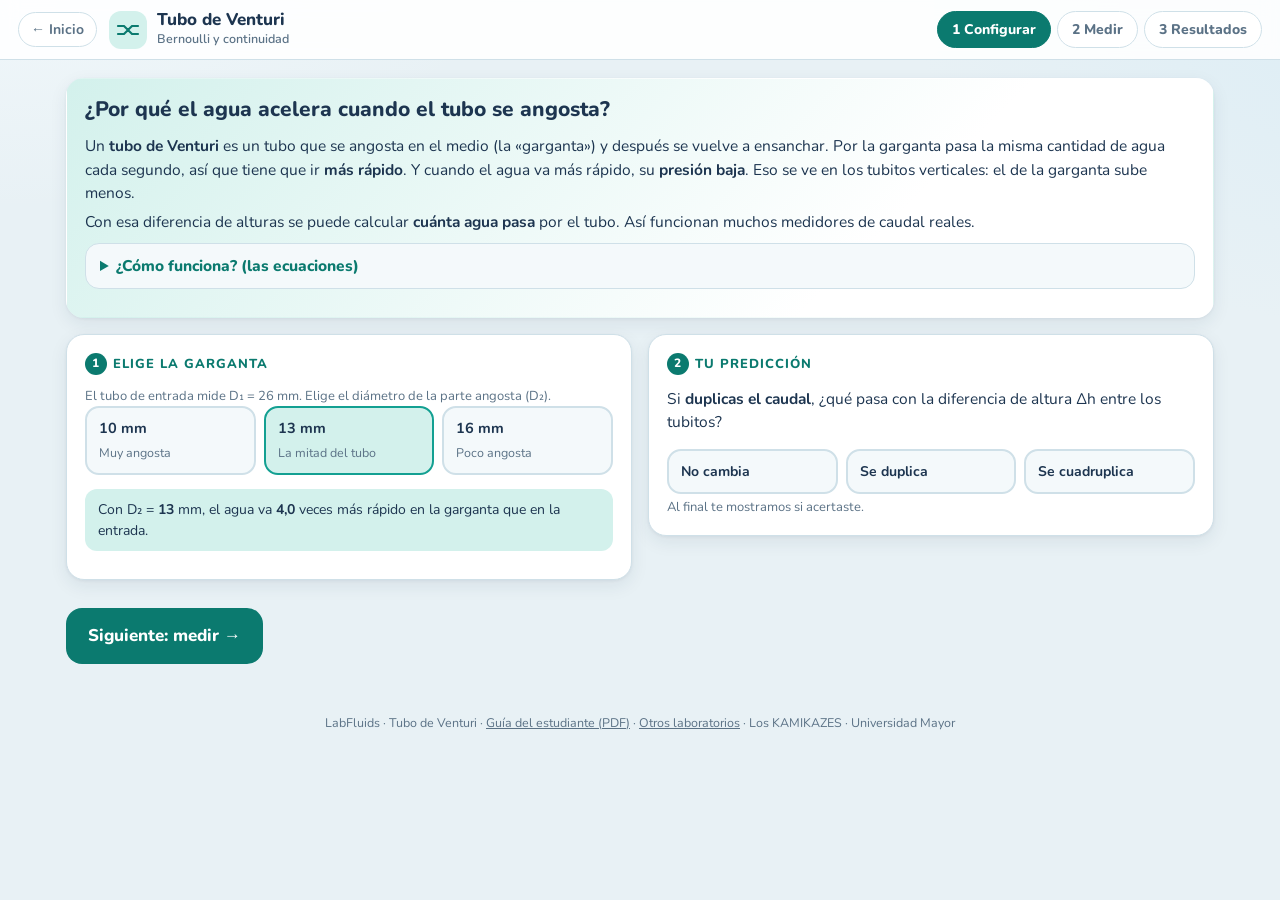
<file: venturi.html>
<!DOCTYPE html>
<html lang="es">
<head>
<meta charset="utf-8">
<meta name="viewport" content="width=device-width, initial-scale=1">
<title>Tubo de Venturi · LabFluids</title>
<meta name="description" content="Laboratorio virtual del tubo de Venturi: ecuación de Bernoulli y de continuidad, medición de caudal con tubos piezométricos.">
<link rel="icon" href="data:image/svg+xml,%3Csvg xmlns='http://www.w3.org/2000/svg' viewBox='0 0 32 32'%3E%3Cpath d='M16 3C11 10 7 14.5 7 19a9 9 0 0 0 18 0c0-4.5-4-9-9-16z' fill='%2313a092'/%3E%3C/svg%3E">
<link rel="preconnect" href="https://fonts.googleapis.com"><link rel="preconnect" href="https://fonts.gstatic.com" crossorigin>
<link href="https://fonts.googleapis.com/css2?family=Nunito:wght@500;600;700;800;900&display=swap" rel="stylesheet">
<link rel="stylesheet" href="assets/labfluids.css">
<script src="assets/chart.umd.min.js"></script>
<style>
  .lecturas{display:flex; flex-wrap:wrap; gap:6px; margin-top:8px}
  .lecturas span{font-size:12.5px; background:var(--tarjeta-2); border:1px solid var(--borde); border-radius:999px; padding:2px 9px; font-variant-numeric:tabular-nums}
  .pred .opcion b{font-size:14px}
</style>
</head>
<body class="lab-venturi">
<header class="barra">
  <a class="volver" href="./">← Inicio</a>
  <div class="titulo-lab">
    <span class="icono"><svg width="24" height="24" viewBox="0 0 24 24" fill="none" stroke="#0b7a6f" stroke-width="2.2" stroke-linecap="round"><path d="M2 8h6l3 3h2l3-3h6M2 16h6l3-3h2l3 3h6"/></svg></span>
    <div><h1>Tubo de Venturi</h1><p>Bernoulli y continuidad</p></div>
  </div>
  <nav class="pasos" aria-label="Pasos">
    <button data-ir="paso-config" aria-current="step">1 Configurar</button>
    <button data-ir="paso-medir">2 Medir</button>
    <button data-ir="paso-result">3 Resultados</button>
  </nav>
</header>

<main>
<!-- ============ PASO 1 ============ -->
<section class="paso activo" id="paso-config">
  <div class="card intro">
    <h2>¿Por qué el agua acelera cuando el tubo se angosta?</h2>
    <p>Un <b>tubo de Venturi</b> es un tubo que se angosta en el medio (la «garganta») y después se vuelve a ensanchar. Por la garganta pasa la misma cantidad de agua cada segundo, así que tiene que ir <b>más rápido</b>. Y cuando el agua va más rápido, su <b>presión baja</b>. Eso se ve en los tubitos verticales: el de la garganta sube menos.</p>
    <p>Con esa diferencia de alturas se puede calcular <b>cuánta agua pasa</b> por el tubo. Así funcionan muchos medidores de caudal reales.</p>
    <details class="explica">
      <summary>¿Cómo funciona? (las ecuaciones)</summary>
      <p><b>Continuidad:</b> el caudal Q es el mismo en todo el tubo. Si el área A es menor, la velocidad v es mayor.</p>
      <div class="formula">Q = A₁·v₁ = A₂·v₂</div>
      <p><b>Bernoulli:</b> en un tubo horizontal, lo que gana el agua en velocidad lo pierde en presión. Cada tubito marca la presión como una altura de agua h.</p>
      <div class="formula">h₁ + v₁²/2g = h₂ + v₂²/2g</div>
      <p>Juntando las dos se obtiene el caudal a partir de la diferencia de alturas Δh = h₁ − h₂:</p>
      <div class="formula">Q = C<sub>v</sub> · A₂ · √( 2·g·Δh / (1 − (D₂/D₁)⁴) )</div>
      <p><b>C<sub>v</sub></b> es el <b>coeficiente del Venturi</b>. Corrige el pequeño roce del agua y vale un poco menos que 1 (en un Venturi bien hecho, entre 0,95 y 0,99). En este laboratorio el tubo tiene un C<sub>v</sub> escondido, y tu tarea es descubrirlo.</p>
    </details>
  </div>

  <div class="grid2">
    <div class="card">
      <h2><span class="num">1</span>Elige la garganta</h2>
      <p class="ayuda" style="margin-top:0">El tubo de entrada mide D₁ = 26 mm. Elige el diámetro de la parte angosta (D₂).</p>
      <div class="opciones" id="gargantas" role="group" aria-label="Diámetro de la garganta">
        <button class="opcion" data-d2="10" aria-pressed="false"><b>10 mm</b><span>Muy angosta</span></button>
        <button class="opcion" data-d2="13" aria-pressed="true"><b>13 mm</b><span>La mitad del tubo</span></button>
        <button class="opcion" data-d2="16" aria-pressed="false"><b>16 mm</b><span>Poco angosta</span></button>
      </div>
      <div class="aviso" style="margin-top:14px">Con D₂ = <b id="txtD2">13</b> mm, el agua va <b id="txtVeces">4,0</b> veces más rápido en la garganta que en la entrada.</div>
    </div>
    <div class="card pred">
      <h2><span class="num">2</span>Tu predicción</h2>
      <p style="margin-top:0">Si <b>duplicas el caudal</b>, ¿qué pasa con la diferencia de altura Δh entre los tubitos?</p>
      <div class="opciones" id="prediccion" role="group" aria-label="Predicción">
        <button class="opcion" data-p="igual" aria-pressed="false"><b>No cambia</b></button>
        <button class="opcion" data-p="doble" aria-pressed="false"><b>Se duplica</b></button>
        <button class="opcion" data-p="cuadruple" aria-pressed="false"><b>Se cuadruplica</b></button>
      </div>
      <p class="ayuda">Al final te mostramos si acertaste.</p>
    </div>
  </div>
  <div class="fila-btn"><button class="btn pri grande" data-ir="paso-medir">Siguiente: medir →</button></div>
</section>

<!-- ============ PASO 2 ============ -->
<section class="paso" id="paso-medir">
  <div class="grid-medir">
    <div>
      <div class="lienzo"><canvas role="img" id="lienzo" aria-label="Tubo de Venturi con tres tubos piezométricos"></canvas></div>
      <div class="card" style="margin-top:14px">
        <div class="deslizador">
          <div class="cab"><label for="caudal">Abre la llave: caudal</label><output id="outQ">6,0 L/min</output></div>
          <input type="range" id="caudal" min="0" max="15" step="0.5" value="6">
        </div>
        <div class="kpis">
          <div class="kpi"><small>Caudalímetro</small><b id="kQ">—</b></div>
          <div class="kpi"><small>h₁ entrada</small><b id="kH1">—</b></div>
          <div class="kpi"><small>h₂ garganta</small><b id="kH2">—</b></div>
          <div class="kpi destacado"><small>Δh = h₁ − h₂</small><b id="kDh">—</b></div>
        </div>
        <div class="aviso warn oculto" id="avisoRebalse">¡El agua rebalsa el tubo de entrada! Baja un poco el caudal.</div>
      </div>
    </div>
    <div>
      <div class="card">
        <h2>Registrar mediciones</h2>
        <p style="margin-top:0">Elige un caudal, espera que el agua se calme y aprieta <b>Registrar</b>. La app toma <b>5 lecturas</b> seguidas y saca el promedio.</p>
        <p class="ayuda">Meta: registra al menos <b>5 caudales distintos</b>, por ejemplo 3, 5, 7, 9 y 11 L/min.</p>
        <div class="fila-btn">
          <button class="btn pri grande" id="btnRegistrar">📏 Registrar</button>
          <button class="btn" id="btnDeshacer">Deshacer último</button>
        </div>
        <div id="ultimas" class="lecturas" aria-live="polite"></div>
      </div>
      <div class="card">
        <h2>Tus puntos <span class="chip" id="nPuntos">0</span></h2>
        <div class="tabla-scroll"><table><thead><tr><th>#</th><th>Q (L/min)</th><th>Δh (cm)</th><th>± (cm)</th></tr></thead><tbody id="tablaMed"></tbody></table></div>
        <div class="fila-btn"><button class="btn pri" data-ir="paso-result">Ver resultados →</button></div>
      </div>
    </div>
  </div>
</section>

<!-- ============ PASO 3 ============ -->
<section class="paso" id="paso-result">
  <div id="sinDatos" class="card aviso warn">Todavía no tienes mediciones. Vuelve al paso 2 y registra al menos 3 caudales.</div>
  <div id="conDatos" class="oculto">
    <div class="card">
      <h2>Lo que descubriste</h2>
      <div class="kpis">
        <div class="kpi destacado"><small>C<sub>v</sub> calculado</small><b id="rCv">—</b></div>
        <div class="kpi"><small>Ajuste R²</small><b id="rR2">—</b></div>
        <div class="kpi"><small>Error medio vs teoría</small><b id="rEr">—</b></div>
        <div class="kpi"><small>Puntos</small><b id="rN">—</b></div>
      </div>
      <div class="aviso" id="rPred"></div>
      <div class="fila-btn"><button class="btn sol" id="btnRevelar">🔍 Revelar el C<sub>v</sub> escondido</button></div>
      <div class="aviso ok oculto" id="rRevelado"></div>
    </div>
    <div class="grid2">
      <div class="card"><h2>Δh versus caudal</h2><div class="grafico"><canvas id="gDh"></canvas></div>
        <p class="ayuda">Los puntos son tus mediciones; la curva es la teoría con el C<sub>v</sub> que calculaste. Fíjate que no es una recta: crece como Q².</p></div>
      <div class="card"><h2>Linealización: Q versus √Δh</h2><div class="grafico"><canvas id="gLin"></canvas></div>
        <p class="ayuda">Si el modelo es correcto, los puntos forman una recta que pasa por el origen. De su pendiente sale C<sub>v</sub>.</p></div>
    </div>
    <div class="card">
      <h2>Tabla de resultados</h2>
      <div class="tabla-scroll"><table><thead><tr><th>#</th><th>Q medido (L/min)</th><th>Δh (cm)</th><th>Q ideal, C<sub>v</sub> = 1</th><th>C<sub>v</sub> del punto</th><th>Q teórico, C<sub>v</sub> = 0,98</th><th>Er (%)</th></tr></thead><tbody id="tablaRes"></tbody></table></div>
      <div class="fila-btn">
        <button class="btn" id="btnCSV">Descargar datos (CSV)</button>
        <button class="btn peligro" id="btnBorrar">Borrar todo</button>
      </div>
    </div>
    <div class="card">
      <h2>Preguntas de análisis</h2>
      <ol class="preguntas">
        <li>¿En qué tubito el agua sube menos? ¿Dónde va más rápido el agua? Relaciónalo con la ecuación de Bernoulli.</li>
        <li>Al duplicar el caudal, ¿cuántas veces cambió Δh? ¿Acertaste tu predicción?</li>
        <li>¿Por qué el gráfico Q versus √Δh es una recta? ¿Qué significa su pendiente?</li>
        <li>¿Qué valor de C<sub>v</sub> obtuviste? ¿Por qué es un poco menor que 1?</li>
        <li>Repite con otra garganta. ¿Con cuál se mide mejor un caudal pequeño? ¿Por qué?</li>
        <li>El tubo de salida no vuelve a la altura del de entrada. ¿Adónde se fue esa energía?</li>
        <li>Nombra dos aparatos de la vida real que usen el efecto Venturi.</li>
      </ol>
    </div>
  </div>
</section>
</main>
<footer>LabFluids · Tubo de Venturi · <a href="docs/guia-venturi.pdf" target="_blank" rel="noopener">Guía del estudiante (PDF)</a> · <a href="./">Otros laboratorios</a> · Los KAMIKAZES · Universidad Mayor</footer>

<script src="assets/fisica.js"></script>
<script src="assets/comun.js"></script>
<script>
const { $, num } = LF;
const D1 = 0.026, CV_REF = 0.98;
const CV_OCULTO = 0.955 + Math.random() * 0.035;         // cada sesión tiene su propio tubo
const ALTO_TUBO = 0.60;                                   // altura útil de los tubitos (m)
const estado = { d2: 0.013, Q: 6 / 60000, pred: null, puntos: [], h: { h1: 0, h2: 0, h3: 0 }, midiendo: false };

// alturas reales de los tres tubitos para un caudal (m). La entrada sube con el caudal (la bomba empuja más);
// el tubo de salida recupera casi todo, salvo una pérdida de ~13 % de Δh.
function alturas(Q) {
  const dh = Fisica.venturiDeltaH({ Q, D1, D2: estado.d2, Cv: CV_OCULTO });
  const h1 = 0.20 + 1.15 * dh;
  return { h1, h2: h1 - dh, h3: h1 - 0.13 * dh, dh };
}
// una lectura con regla (resolución 1 mm) y menisco que tiembla un poco
const leer = h => Math.round((h + 0.0008 * Fisica.gauss()) * 1000) / 1000;
{ const a = alturas(estado.Q); estado.h = { h1: a.h1, h2: a.h2, h3: a.h3 }; }   // los tubitos parten ya en su nivel

/* ---------- paso 1 ---------- */
function actualizarGarganta() {
  $('txtD2').textContent = Math.round(estado.d2 * 1000);
  $('txtVeces').textContent = num((D1 / estado.d2) ** 2, 1);
}
document.querySelectorAll('#gargantas .opcion').forEach(b => b.addEventListener('click', () => {
  document.querySelectorAll('#gargantas .opcion').forEach(x => x.setAttribute('aria-pressed', x === b ? 'true' : 'false'));
  if (estado.puntos.length && Number(b.dataset.d2) / 1000 !== estado.d2 &&
      !confirm('Cambiar la garganta borra tus puntos actuales (son de otro tubo). ¿Continuar?')) {
    document.querySelectorAll('#gargantas .opcion').forEach(x => x.setAttribute('aria-pressed', Number(x.dataset.d2) / 1000 === estado.d2 ? 'true' : 'false'));
    return;
  }
  if (Number(b.dataset.d2) / 1000 !== estado.d2) { estado.puntos = []; $('rRevelado').classList.add('oculto'); }
  estado.d2 = Number(b.dataset.d2) / 1000; actualizarGarganta(); pintarTabla();
}));
document.querySelectorAll('#prediccion .opcion').forEach(b => b.addEventListener('click', () => {
  estado.pred = b.dataset.p;
  document.querySelectorAll('#prediccion .opcion').forEach(x => x.setAttribute('aria-pressed', x === b ? 'true' : 'false'));
}));

/* ---------- paso 2: dibujo animado ---------- */
const lienzo = $('lienzo');
const particulas = Array.from({ length: 70 }, () => ({ x: Math.random(), y: Math.random() * 2 - 1 }));
// radio relativo del tubo según la posición x (0 a 1)
function radioRel(x) {
  const r2 = estado.d2 / D1;
  if (x < 0.30) return 1;
  if (x < 0.44) { const s = (x - 0.30) / 0.14; return 1 + (r2 - 1) * (s * s * (3 - 2 * s)); }
  if (x < 0.56) return r2;
  if (x < 0.82) { const s = (x - 0.56) / 0.26; return r2 + (1 - r2) * (s * s * (3 - 2 * s)); }
  return 1;
}
let ultimo = performance.now();
function dibujar(ahora) {
  const dt = Math.min((ahora - ultimo) / 1000, 0.05); ultimo = ahora;
  const { ctx, w, h } = LF.prepararLienzo(lienzo, 0.68);
  const objetivo = alturas(estado.Q);
  for (const k of ['h1', 'h2', 'h3']) estado.h[k] += (objetivo[k] - estado.h[k]) * Math.min(1, dt * 2.2);   // el agua sube suave

  const x0 = w * 0.06, x1 = w * 0.97, ejeY = h * 0.80, R = Math.max(14, h * 0.075);
  const X = f => x0 + (x1 - x0) * f;
  const escala = (ejeY - R - h * 0.06) / ALTO_TUBO;               // px por metro en los tubitos
  ctx.clearRect(0, 0, w, h);

  // regla de alturas
  ctx.font = '600 11px Nunito, sans-serif'; ctx.fillStyle = '#8aa0b2'; ctx.strokeStyle = 'rgba(29,53,80,.08)'; ctx.lineWidth = 1;
  for (let cm = 0; cm <= 60; cm += 10) {
    const y = ejeY - R - cm / 100 * escala;
    ctx.beginPath(); ctx.moveTo(x0, y); ctx.lineTo(x1, y); ctx.stroke();
    ctx.fillText(cm + ' cm', 2, y + 4);
  }

  // tubitos piezométricos
  const tubos = [{ f: 0.17, h: estado.h.h1, n: 'h₁' }, { f: 0.50, h: estado.h.h2, n: 'h₂' }, { f: 0.90, h: estado.h.h3, n: 'h₃' }];
  const anchoT = Math.max(12, w * 0.028);
  for (const t of tubos) {
    const cx = X(t.f), arriba = ejeY - R - ALTO_TUBO * escala, base = ejeY - R * radioRel(t.f);
    ctx.fillStyle = '#ffffff'; ctx.strokeStyle = '#9fd3cb'; ctx.lineWidth = 2;
    ctx.beginPath(); ctx.roundRect(cx - anchoT / 2, arriba, anchoT, base - arriba + 2, 5); ctx.fill(); ctx.stroke();
    const ya = Math.max(arriba, ejeY - R - Math.max(t.h, 0) * escala);
    const grad = ctx.createLinearGradient(0, ya, 0, base); grad.addColorStop(0, '#5fd0c2'); grad.addColorStop(1, '#13a092');
    ctx.fillStyle = grad; ctx.fillRect(cx - anchoT / 2 + 2.5, ya, anchoT - 5, base - ya);
    ctx.fillStyle = '#0b7a6f'; ctx.font = '800 13px Nunito, sans-serif'; ctx.textAlign = 'center';
    ctx.fillText(t.n, cx, arriba - 6);
    ctx.font = '700 11.5px Nunito, sans-serif'; ctx.fillStyle = '#1d3550';
    ctx.fillText(num(t.h * 100, 1) + ' cm', Math.min(cx + anchoT * 2.3, w - 24), ya - 7); ctx.textAlign = 'left';
  }
  // línea de Δh
  const ya1 = ejeY - R - estado.h.h1 * escala, ya2 = ejeY - R - estado.h.h2 * escala;
  ctx.setLineDash([5, 4]); ctx.strokeStyle = '#ff8a5c'; ctx.lineWidth = 2;
  ctx.beginPath(); ctx.moveTo(X(0.17), ya1); ctx.lineTo(X(0.50) + anchoT, ya1); ctx.stroke(); ctx.setLineDash([]);
  if (estado.h.h1 - estado.h.h2 > 0.01) {
    ctx.strokeStyle = '#ff8a5c'; ctx.beginPath(); ctx.moveTo(X(0.50) + anchoT * 0.9, ya1); ctx.lineTo(X(0.50) + anchoT * 0.9, ya2); ctx.stroke();
    ctx.fillStyle = '#c4532a'; ctx.font = '800 12px Nunito, sans-serif'; ctx.textAlign = 'right'; ctx.fillText('Δh', X(0.50) - anchoT * 0.8, (ya1 + ya2) / 2 + 4); ctx.textAlign = 'left';
  }

  // cuerpo del tubo
  ctx.beginPath();
  for (let i = 0; i <= 100; i++) { const f = i / 100; ctx.lineTo(X(f), ejeY - R * radioRel(f)); }
  for (let i = 100; i >= 0; i--) { const f = i / 100; ctx.lineTo(X(f), ejeY + R * radioRel(f)); }
  ctx.closePath();
  const gt = ctx.createLinearGradient(0, ejeY - R, 0, ejeY + R); gt.addColorStop(0, '#8fe0d5'); gt.addColorStop(1, '#2fb5a6');
  ctx.fillStyle = estado.Q > 0 ? gt : '#cdeee9'; ctx.fill(); ctx.strokeStyle = '#0b7a6f'; ctx.lineWidth = 2.5; ctx.stroke();

  // partículas: van más rápido donde el tubo es angosto (v = Q / A)
  const vVisual = estado.Q * 60000 / 6 * 0.09;                    // velocidad de dibujo en la entrada (fracción por segundo)
  ctx.fillStyle = 'rgba(255,255,255,.9)';
  for (const p of particulas) {
    const r = radioRel(p.x);
    p.x += vVisual / (r * r) * dt;
    if (p.x > 1) { p.x -= 1; p.y = Math.random() * 2 - 1; }
    ctx.beginPath(); ctx.arc(X(p.x), ejeY + p.y * R * r * 0.82, 2.2, 0, Math.PI * 2); ctx.fill();
  }
  // flecha y rótulos
  ctx.fillStyle = '#5b7286'; ctx.font = '700 11.5px Nunito, sans-serif';
  const corto = w < 480;                                          // en celular, rótulos más cortos
  ctx.fillText((corto ? 'D₁ = ' : 'Entrada D₁ = ') + '26 mm', X(0.0), ejeY + R + 18);
  ctx.textAlign = 'center'; ctx.fillText((corto ? 'D₂ = ' : 'Garganta D₂ = ') + Math.round(estado.d2 * 1000) + ' mm', X(0.5), ejeY + R + 18); ctx.textAlign = 'left';
  requestAnimationFrame(dibujar);
}
requestAnimationFrame(dibujar);

// valores en pantalla (lectura en vivo con un poco de ruido, como un instrumento)
setInterval(() => {
  const real = alturas(estado.Q), rebalsa = real.h1 > ALTO_TUBO;
  $('avisoRebalse').classList.toggle('oculto', !rebalsa);
  $('btnRegistrar').disabled = rebalsa || estado.Q <= 0 || estado.midiendo;
  const qL = estado.Q * 60000 * (1 + 0.004 * Fisica.gauss());
  $('kQ').textContent = estado.Q > 0 ? num(qL, 1) + ' L/min' : '0 L/min';
  $('kH1').textContent = num(leer(estado.h.h1) * 100, 1) + ' cm';
  $('kH2').textContent = num(leer(estado.h.h2) * 100, 1) + ' cm';
  $('kDh').textContent = num((estado.h.h1 - estado.h.h2) * 100, 1) + ' cm';
}, 400);

$('caudal').addEventListener('input', e => { estado.Q = Number(e.target.value) / 60000; $('outQ').textContent = num(Number(e.target.value), 1) + ' L/min'; });

// registrar: 5 lecturas seguidas de h1 y h2 y del caudalímetro (±1 %)
$('btnRegistrar').addEventListener('click', () => {
  estado.midiendo = true; $('btnRegistrar').disabled = true;
  const reales = alturas(estado.Q), qReal = estado.Q, lect = [];
  $('ultimas').innerHTML = '';
  let k = 0;
  const d2Inicio = estado.d2;                             // garganta con la que se partió midiendo
  const tic = setInterval(() => {
    const dh = leer(reales.h1) - leer(reales.h2);
    lect.push({ dh, q: qReal * (1 + 0.01 * Fisica.gauss()) });
    $('ultimas').insertAdjacentHTML('beforeend', `<span>Δh = ${num(dh * 100, 1)} cm</span>`);
    if (++k === 5) {
      clearInterval(tic);
      const dhs = lect.map(l => l.dh), qs = lect.map(l => l.q);
      if (estado.d2 === d2Inicio) estado.puntos.push({ Q: Fisica.media(qs), dh: Fisica.media(dhs), sd: Fisica.desviacion(dhs), lecturas: dhs });
      estado.midiendo = false; pintarTabla();
    }
  }, 300);
});
$('btnDeshacer').addEventListener('click', () => { estado.puntos.pop(); pintarTabla(); });

function pintarTabla() {
  $('nPuntos').textContent = estado.puntos.length;
  $('tablaMed').innerHTML = estado.puntos.map((p, i) =>
    `<tr><td>${i + 1}</td><td>${num(p.Q * 60000, 2)}</td><td>${num(p.dh * 100, 2)}</td><td>${num(p.sd * 100, 2)}</td></tr>`).join('')
    || '<tr><td colspan="4" style="text-align:center; color:var(--tenue)">Aún no hay puntos</td></tr>';
}
pintarTabla(); actualizarGarganta();

/* ---------- paso 3 ---------- */
LF.estiloGraficos();
let gDh = null, gLin = null;
function analizar() {
  const P = estado.puntos.filter(p => p.dh > 0);
  $('sinDatos').classList.toggle('oculto', P.length >= 3);
  $('conDatos').classList.toggle('oculto', P.length < 3);
  if (P.length < 3) return;
  const b4 = (estado.d2 / D1) ** 4, k1 = Fisica.area(estado.d2) * Math.sqrt(2 * Fisica.G / (1 - b4));   // Q ideal = k1·√Δh
  const xs = P.map(p => Math.sqrt(p.dh)), ys = P.map(p => p.Q);
  const pend = Fisica.rectaOrigen(xs, ys), cv = pend / k1;
  const r2 = Fisica.recta(xs, ys).r2;
  const filas = P.map(p => {
    const qi = Fisica.venturiCaudal({ dh: p.dh, D1, D2: estado.d2, Cv: 1 });
    const qt = qi * CV_REF;
    return { ...p, qi, cvP: p.Q / qi, qt, er: Math.abs(p.Q - qt) / qt * 100 };
  });
  $('rCv').textContent = num(cv, 3);
  $('rR2').textContent = num(r2, 4);
  $('rEr').textContent = num(Fisica.media(filas.map(f => f.er)), 1) + ' %';
  $('rN').textContent = P.length;
  $('tablaRes').innerHTML = filas.map((f, i) => `<tr><td>${i + 1}</td><td>${num(f.Q * 60000, 2)}</td><td>${num(f.dh * 100, 2)}</td><td>${num(f.qi * 60000, 2)}</td><td>${num(f.cvP, 3)}</td><td>${num(f.qt * 60000, 2)}</td><td>${num(f.er, 1)}</td></tr>`).join('');
  const txtPred = { igual: '«no cambia»', doble: '«se duplica»', cuadruple: '«se cuadruplica»' };
  $('rPred').innerHTML = (estado.pred ? `Tu predicción fue ${txtPred[estado.pred]}. ` : '') +
    `Según tus datos, Δh crece con el <b>cuadrado</b> del caudal: al duplicar Q, Δh se multiplica por 4. ` +
    (estado.pred === 'cuadruple' ? '¡Acertaste! 🎉' : estado.pred ? 'Mira el gráfico de la izquierda: la curva se empina cada vez más.' : '');

  const qmax = Math.max(...P.map(p => p.Q)) * 1.1, curva = [];
  for (let i = 0; i <= 40; i++) { const q = qmax * i / 40; curva.push({ x: q * 60000, y: Fisica.venturiDeltaH({ Q: q, D1, D2: estado.d2, Cv: cv }) * 100 }); }
  const datos1 = { datasets: [
    { type: 'scatter', label: 'Tus mediciones', data: P.map(p => ({ x: p.Q * 60000, y: p.dh * 100 })), backgroundColor: '#13a092', pointRadius: 6 },
    { type: 'line', label: 'Teoría (C_v calculado)', data: curva, borderColor: '#ff8a5c', borderWidth: 2.5, pointRadius: 0 } ] };
  const op1 = { scales: { x: { type: 'linear', title: { display: true, text: 'Caudal Q (L/min)' }, min: 0 }, y: { title: { display: true, text: 'Δh (cm)' }, min: 0 } } };
  if (gDh) gDh.destroy(); gDh = new Chart($('gDh'), { type: 'scatter', data: datos1, options: op1 });
  const xmax = Math.max(...xs) * 1.1;
  const datos2 = { datasets: [
    { type: 'scatter', label: 'Tus mediciones', data: P.map(p => ({ x: Math.sqrt(p.dh * 100), y: p.Q * 60000 })), backgroundColor: '#13a092', pointRadius: 6 },
    { type: 'line', label: 'Recta por el origen', data: [{ x: 0, y: 0 }, { x: xmax * 10, y: pend * xmax * 60000 }], borderColor: '#ff8a5c', borderWidth: 2.5, pointRadius: 0 } ] };
  const op2 = { scales: { x: { type: 'linear', title: { display: true, text: '√Δh  (√cm)' }, min: 0 }, y: { title: { display: true, text: 'Q (L/min)' }, min: 0 } } };
  if (gLin) gLin.destroy(); gLin = new Chart($('gLin'), { type: 'scatter', data: datos2, options: op2 });
  estado.cv = cv; estado.filas = filas;
}
$('btnRevelar').addEventListener('click', () => {
  const er = Math.abs(estado.cv - CV_OCULTO) / CV_OCULTO * 100;
  $('rRevelado').innerHTML = `El C<sub>v</sub> escondido de este tubo era <b>${num(CV_OCULTO, 3)}</b>. Tú calculaste <b>${num(estado.cv, 3)}</b>: una diferencia de <b>${num(er, 1)} %</b>. ` +
    (er < 2 ? '¡Excelente medición!' : 'Prueba con más puntos o caudales más altos para mejorar.');
  $('rRevelado').classList.remove('oculto');
});
$('btnCSV').addEventListener('click', () => {
  const filas = [['LabFluids - Tubo de Venturi (datos simulados)'], ['D1 (mm)', 26, 'D2 (mm)', estado.d2 * 1000, 'Cv calculado', estado.cv],
    ['punto', 'Q medido (L/min)', 'dh promedio (cm)', 'desv. estandar (cm)', 'Q ideal Cv=1 (L/min)', 'Cv del punto', 'Q teorico Cv=0.98 (L/min)', 'Er (%)', 'lecturas dh (cm)']];
  estado.filas.forEach((f, i) => filas.push([i + 1, +(f.Q * 60000).toFixed(3), +(f.dh * 100).toFixed(2), +(f.sd * 100).toFixed(3), +(f.qi * 60000).toFixed(3), +f.cvP.toFixed(4), +(f.qt * 60000).toFixed(3), +f.er.toFixed(2), f.lecturas.map(x => (x * 100).toFixed(1)).join(' ')]));
  LF.descargarCSV('labfluids_venturi.csv', filas);
});
$('btnBorrar').addEventListener('click', () => { if (confirm('¿Borrar todas tus mediciones?')) { estado.puntos = []; pintarTabla(); analizar(); $('rRevelado').classList.add('oculto'); } });

LF.iniciarPasos(id => { if (id === 'paso-result') analizar(); });
</script>
</body>
</html>
</file>
<file: assets/labfluids.css>
/* LabFluids · estilos compartidos por la portada y los 4 laboratorios.
   Paleta amigable: fondo celeste suave (ni blanco puro ni oscuro), tarjetas blancas, un color por laboratorio. */
:root{
  --fondo:#e8f1f5; --fondo-2:#d9e9f0; --tarjeta:#ffffff; --tarjeta-2:#f4f9fb; --borde:#cfe0e8;
  --texto:#1d3550; --tenue:#5b7286; --suave:#8aa0b2;
  --agua:#2b8cc4; --agua-osc:#1b6a99; --agua-cla:#d6ecf8;
  --acento:#ff8a5c; --sol:#ffc44d; --ok:#2fa56d; --error:#e0585b;
  /* color de cada laboratorio (se cambia en <body class="lab-…">) */
  --lab:#2b8cc4; --lab-osc:#1b6a99; --lab-cla:#d6ecf8;
  --radio:18px; --sombra:0 6px 18px rgba(29,53,80,.08), 0 1px 3px rgba(29,53,80,.06);
  color-scheme: light;
}
body.lab-vaciado{--lab:#2b8cc4; --lab-osc:#1b6a99; --lab-cla:#d6ecf8}
body.lab-venturi{--lab:#13a092; --lab-osc:#0b7a6f; --lab-cla:#d3f1ec}
body.lab-friccion{--lab:#ec7a45; --lab-osc:#c45a28; --lab-cla:#fde4d7}
body.lab-agua{--lab:#3da55c; --lab-osc:#2a8045; --lab-cla:#daf1df}

*{box-sizing:border-box}
html,body{margin:0}
body{
  font-family:'Nunito','Segoe UI',Roboto,Arial,sans-serif; font-size:15.5px; line-height:1.5; color:var(--texto);
  background:var(--fondo);
  background-image:radial-gradient(900px 500px at 0% -10%, #f3f9fc 0%, transparent 60%),
                   radial-gradient(900px 600px at 110% 0%, #dcedf5 0%, transparent 55%);
  min-height:100vh;
}
a{color:var(--lab-osc)}
h1,h2,h3{line-height:1.2}
img,svg,canvas{max-width:100%}

/* ---------- barra superior ---------- */
.barra{position:sticky; top:0; z-index:20; display:flex; align-items:center; gap:12px; flex-wrap:wrap;
  padding:10px 18px; background:rgba(255,255,255,.88); backdrop-filter:blur(8px); border-bottom:1px solid var(--borde)}
.marca{display:flex; align-items:center; gap:10px; text-decoration:none; color:var(--texto)}
.marca .gota{width:36px; height:36px; flex:none}
.marca b{font-size:17px; font-weight:800; letter-spacing:-.2px}
.marca small{display:block; font-size:12px; color:var(--tenue); font-weight:600}
.volver{display:inline-flex; align-items:center; gap:6px; font-weight:700; font-size:14px; text-decoration:none; color:var(--tenue);
  padding:6px 12px; border-radius:999px; border:1.5px solid var(--borde); background:var(--tarjeta)}
.volver:hover{color:var(--lab-osc); border-color:var(--lab)}
.titulo-lab{display:flex; align-items:center; gap:10px; min-width:0}
.titulo-lab .icono{width:38px; height:38px; border-radius:12px; background:var(--lab-cla); display:flex; align-items:center; justify-content:center; flex:none}
.titulo-lab h1{font-size:17px; margin:0; font-weight:800}
.titulo-lab p{margin:0; font-size:12.5px; color:var(--tenue); font-weight:600}
nav.pasos{display:flex; gap:6px; margin-left:auto; flex-wrap:wrap}
nav.pasos button{border:1.5px solid var(--borde); background:var(--tarjeta); color:var(--tenue); border-radius:999px; padding:7px 14px;
  font:inherit; font-size:14px; font-weight:800; cursor:pointer}
nav.pasos button[aria-current="step"]{background:var(--lab-osc); border-color:var(--lab-osc); color:#fff}

main{max-width:1180px; margin:0 auto; padding:18px 16px 40px}
.paso{display:none} .paso.activo{display:block}
.grid2{display:grid; grid-template-columns:repeat(auto-fit,minmax(min(100%,340px),1fr)); gap:16px; align-items:start}
.grid-medir{display:grid; grid-template-columns:minmax(0,1.5fr) minmax(0,1fr); gap:16px; align-items:start}
@media (max-width:820px){ .grid-medir{grid-template-columns:minmax(0,1fr)} }
.grid3{display:grid; grid-template-columns:repeat(auto-fit,minmax(min(100%,260px),1fr)); gap:16px}

/* ---------- tarjetas ---------- */
.card{background:var(--tarjeta); border:1px solid var(--borde); border-radius:var(--radio); padding:18px; margin-bottom:16px; box-shadow:var(--sombra)}
.card > h2{font-size:13px; text-transform:uppercase; letter-spacing:1px; color:var(--lab-osc); margin:0 0 12px; font-weight:800}
.card > h2 .num{display:inline-flex; width:22px; height:22px; border-radius:50%; background:var(--lab-osc); color:#fff; align-items:center; justify-content:center; font-size:12px; margin-right:6px}
.intro{background:linear-gradient(135deg,var(--lab-cla),#fff 70%); border-color:transparent}
.intro h2{font-size:21px !important; text-transform:none !important; letter-spacing:0 !important; color:var(--texto) !important}
.intro p{margin:6px 0}

/* ---------- campos ---------- */
.campo{display:flex; justify-content:space-between; align-items:center; gap:10px; margin:10px 0}
.campo label{font-size:14.5px; color:var(--tenue); font-weight:600}
.campo input[type=number], .campo select{width:120px; padding:8px 10px; border:1.5px solid var(--borde); border-radius:10px; font:inherit; font-weight:700;
  text-align:right; background:var(--tarjeta-2); color:var(--texto)}
.deslizador{margin:12px 0 16px}
.deslizador .cab{display:flex; justify-content:space-between; align-items:baseline; gap:10px}
.deslizador label{font-size:14.5px; color:var(--tenue); font-weight:600}
.deslizador output{font-weight:800; font-size:17px; color:var(--lab-osc); font-variant-numeric:tabular-nums}
input[type=range]{width:100%; accent-color:var(--lab); height:28px}
input:focus-visible, select:focus-visible, button:focus-visible, a:focus-visible, .opcion:focus-visible{outline:3px solid color-mix(in srgb, var(--lab) 55%, transparent); outline-offset:2px}
.ayuda{font-size:13px; color:var(--tenue); margin:4px 0 0}

/* botones de opción (elige uno) */
.opciones{display:grid; grid-template-columns:repeat(auto-fit,minmax(min(100%,150px),1fr)); gap:8px}
.opcion{border:2px solid var(--borde); border-radius:14px; padding:10px 12px; cursor:pointer; background:var(--tarjeta-2); text-align:left; font:inherit; color:inherit}
.opcion b{display:block; font-size:14.5px}
.opcion span{font-size:12.5px; color:var(--tenue)}
.opcion[aria-pressed="true"]{border-color:var(--lab); background:var(--lab-cla)}

/* ---------- botones ---------- */
.btn{border:none; border-radius:12px; padding:11px 16px; font:inherit; font-size:14.5px; font-weight:800; cursor:pointer;
  color:var(--texto); background:var(--fondo-2); display:inline-flex; align-items:center; gap:6px; text-decoration:none}
.btn.pri{background:var(--lab-osc); color:#fff}
.btn.pri:hover{filter:brightness(.9)}
.btn.ok{background:var(--ok); color:#fff}
.btn.sol{background:var(--sol); color:#3a2a00}
.btn.peligro{background:transparent; color:var(--error); border:1.5px solid var(--error)}
.btn.grande{font-size:17px; padding:15px 22px; border-radius:16px}
.btn:disabled{opacity:.45; cursor:not-allowed}
.btn:active{transform:scale(.97)}
.fila-btn{display:flex; flex-wrap:wrap; gap:8px; margin-top:12px}

/* ---------- avisos, chips, kpis ---------- */
.aviso{border-radius:12px; padding:10px 13px; font-size:14px; margin:10px 0; background:var(--lab-cla); color:var(--texto)}
.aviso.ok{background:#dff3e8} .aviso.warn{background:#fff1d0} .aviso.error{background:#fde1e1}
.oculto{display:none !important}
.chip{display:inline-block; font-size:12px; font-weight:800; border-radius:999px; padding:3px 10px; background:var(--lab-cla); color:var(--lab-osc)}
.chip.sol{background:#fff1d0; color:#8a5a00} .chip.ok{background:#dff3e8; color:#1e7a4d} .chip.gris{background:var(--fondo-2); color:var(--tenue)}
.kpis{display:grid; grid-template-columns:repeat(auto-fit,minmax(125px,1fr)); gap:10px}
.kpi{background:var(--tarjeta-2); border:1px solid var(--borde); border-radius:14px; padding:9px 10px; text-align:center}
.kpi small{display:block; font-size:11px; color:var(--tenue); text-transform:uppercase; letter-spacing:.5px; font-weight:700}
.kpi b{display:block; font-size:21px; color:var(--lab-osc); font-variant-numeric:tabular-nums; margin-top:2px}
.kpi.destacado{background:var(--lab-osc); border-color:var(--lab-osc)} .kpi.destacado small, .kpi.destacado b{color:#fff}

/* ---------- lienzos y gráficos ---------- */
.lienzo{position:relative; background:var(--tarjeta-2); border:1px solid var(--borde); border-radius:16px; padding:8px; overflow:hidden}
.lienzo canvas{width:100%; height:auto; display:block; border-radius:12px; touch-action:manipulation}
.grafico{position:relative; height:300px}
.grafico.bajo{height:250px}

/* ---------- tablas ---------- */
.tabla-scroll{overflow-x:auto}
table{border-collapse:collapse; width:100%; font-size:13.5px}
th,td{padding:8px 7px; border-bottom:1px solid var(--borde); text-align:right; white-space:nowrap; font-variant-numeric:tabular-nums}
th{color:var(--lab-osc); font-size:11.5px; text-transform:uppercase; letter-spacing:.3px}
th:first-child, td:first-child{text-align:left}
tr.excluido td{color:var(--suave); text-decoration:line-through}

/* ---------- textos de fundamento ---------- */
details.explica{background:var(--tarjeta-2); border:1px solid var(--borde); border-radius:14px; padding:10px 14px; margin:10px 0}
details.explica summary{cursor:pointer; font-weight:800; color:var(--lab-osc)}
.formula{font-family:Cambria,'Cambria Math',Georgia,serif; font-size:18px; text-align:center; margin:10px 0; padding:10px; background:#fff; border-radius:12px; border:1px dashed var(--borde)}
ol.preguntas li, ul.lista li{margin:6px 0}

footer{text-align:center; font-size:12.5px; color:var(--tenue); padding:10px 16px 30px}
footer a{color:var(--tenue)}

@media (max-width:560px){
  body{font-size:15px}
  .barra{padding:9px 12px; gap:8px}
  nav.pasos{margin-left:0; width:100%}
  nav.pasos button{flex:1; padding:7px 6px; font-size:13px; min-height:42px}
  main{padding:12px 10px 32px}
  .card{padding:15px 13px}
  .campo input[type=number], .campo select{width:100px}
  .grafico{height:240px}
  /* 16 px evita que el iPhone haga zoom al tocar un campo */
  input:not([type=range]):not([type=checkbox]):not([type=radio]):not([type=file]), select, textarea{font-size:16px}
}
@media (prefers-reduced-motion: reduce){ .btn:active{transform:none} *{scroll-behavior:auto !important} }
</file>
